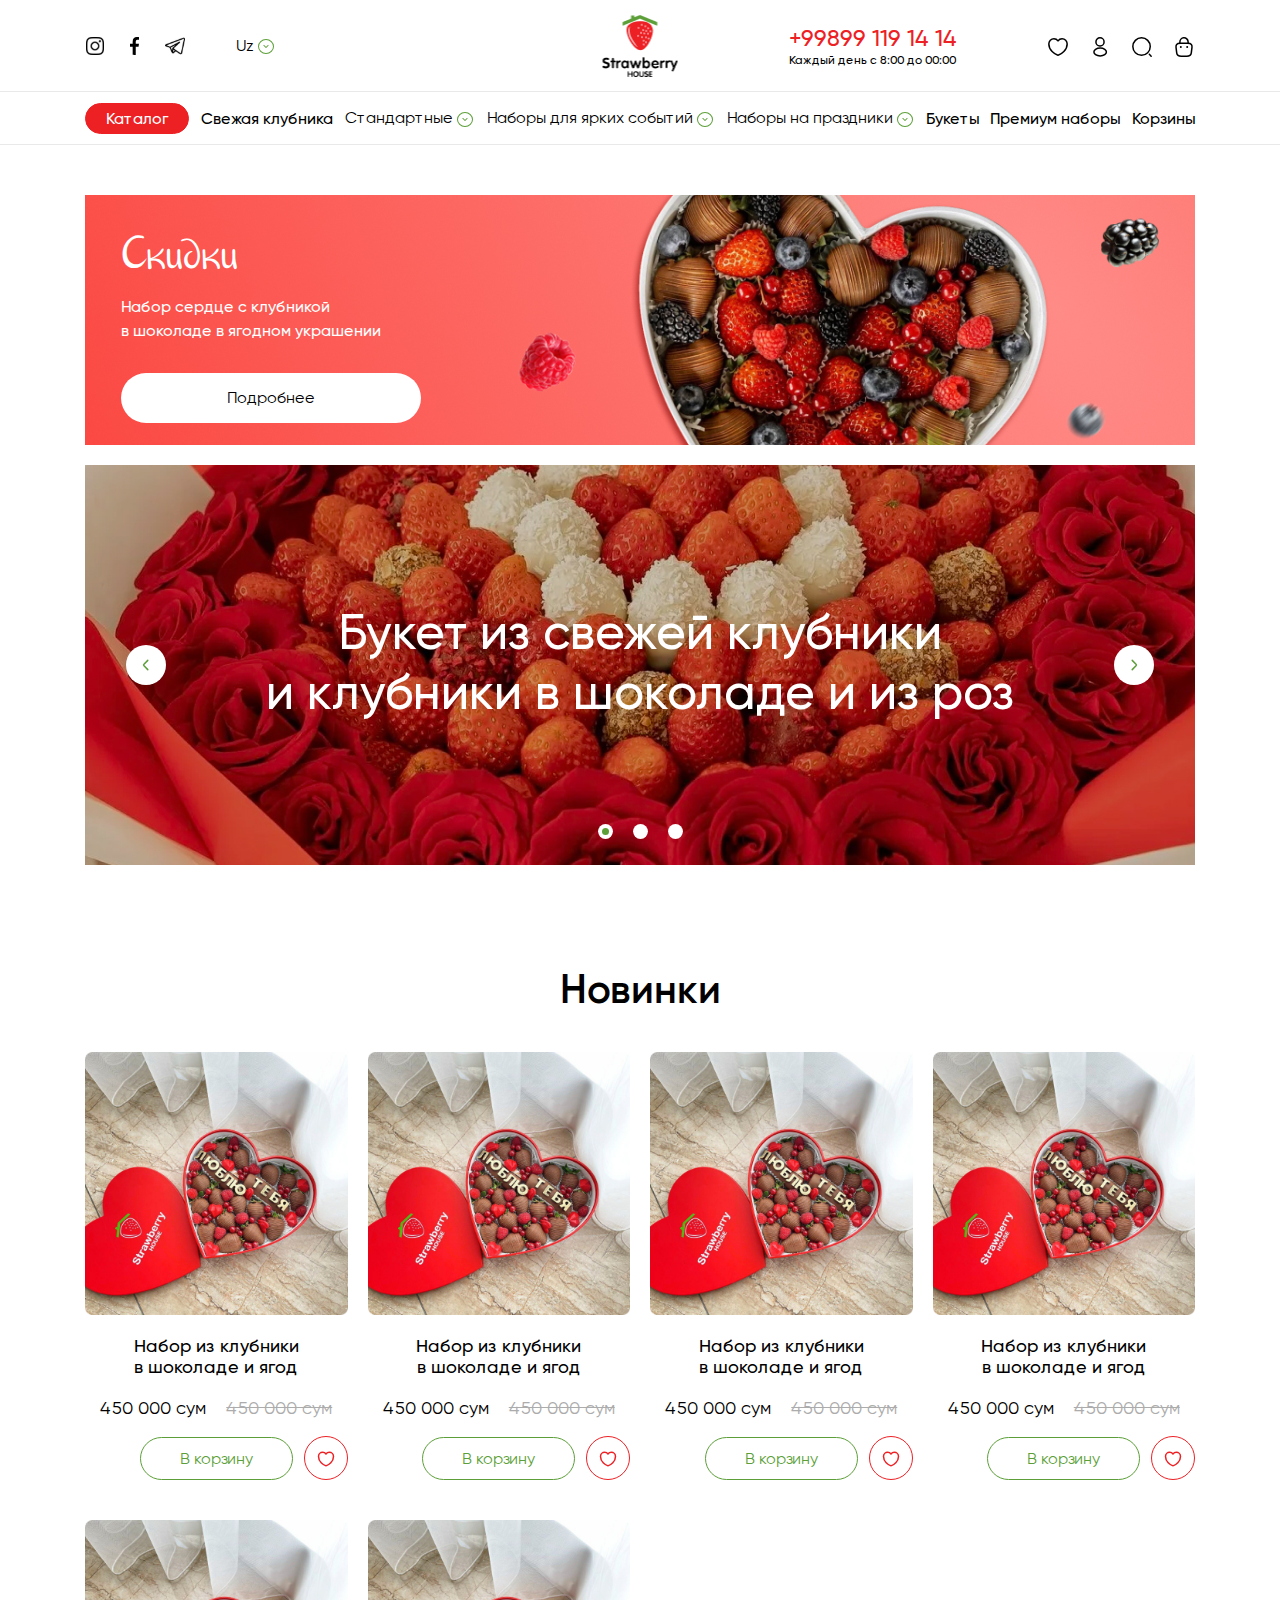
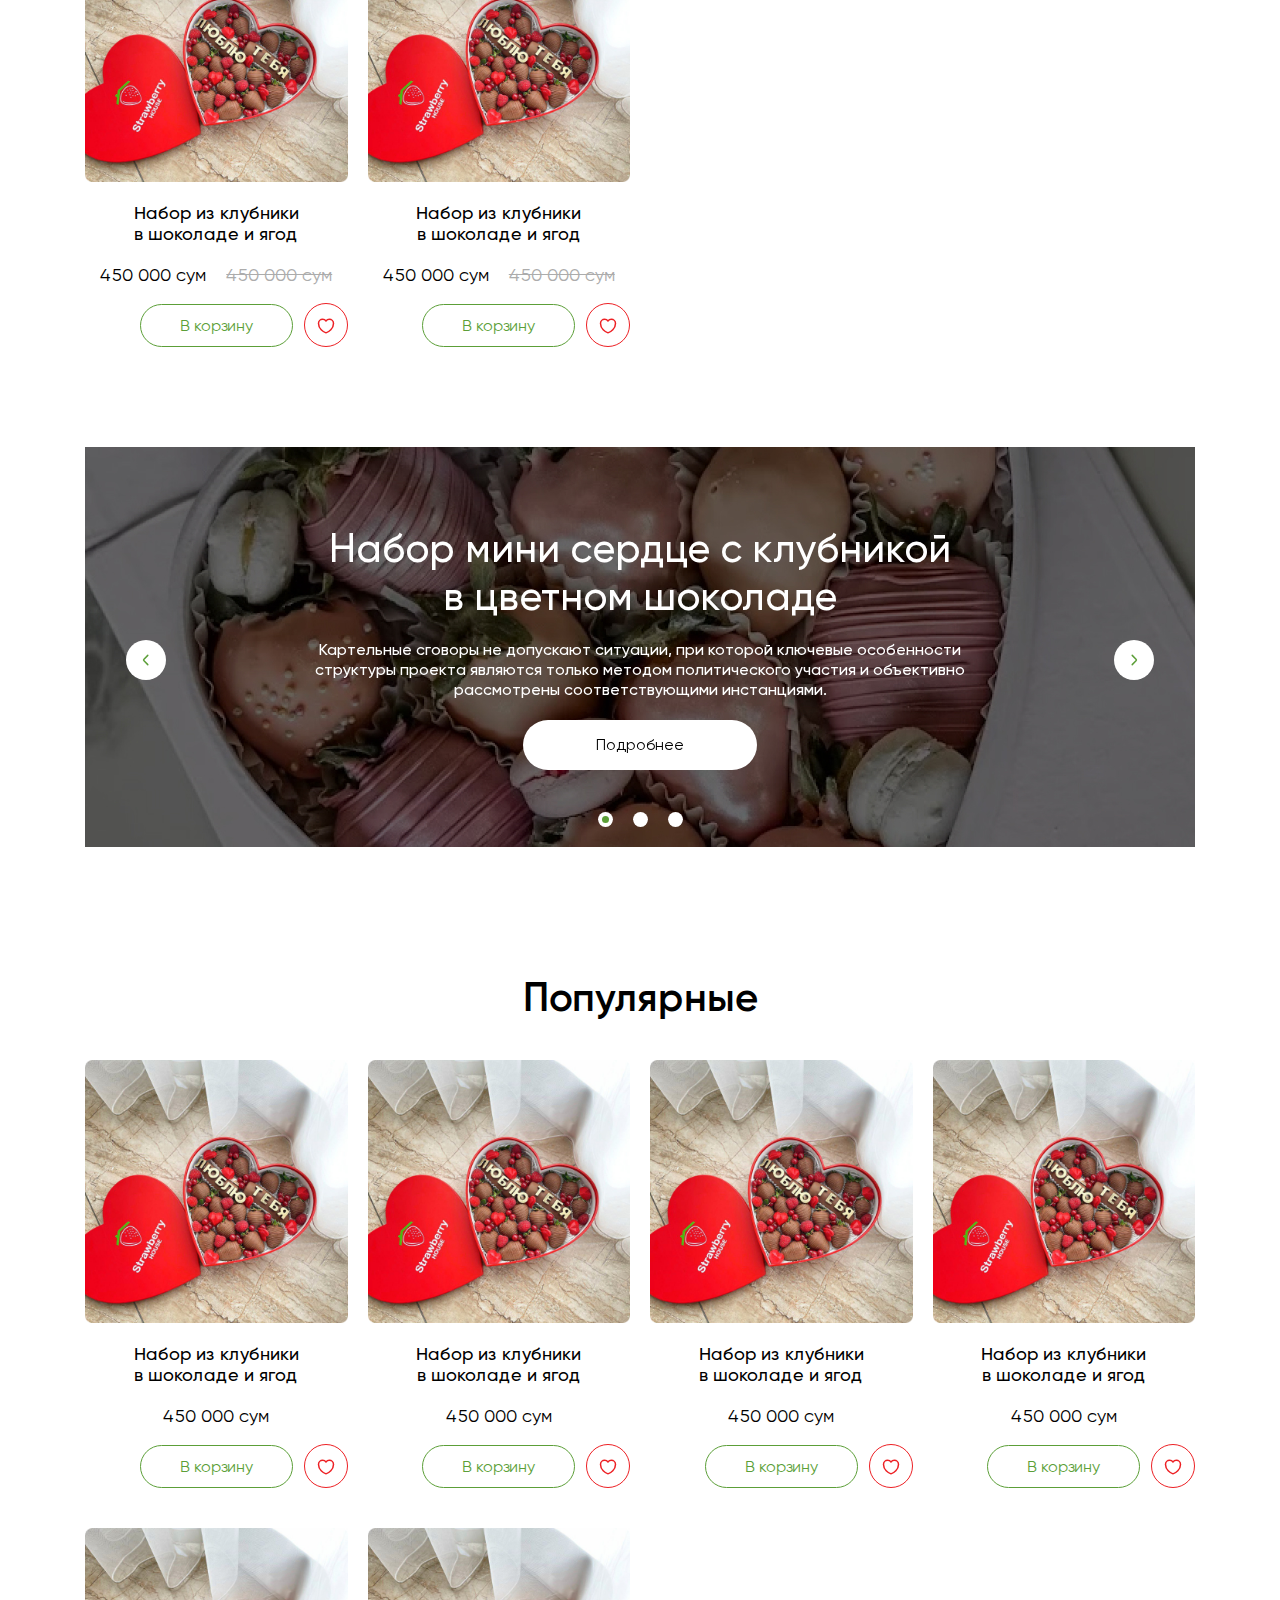
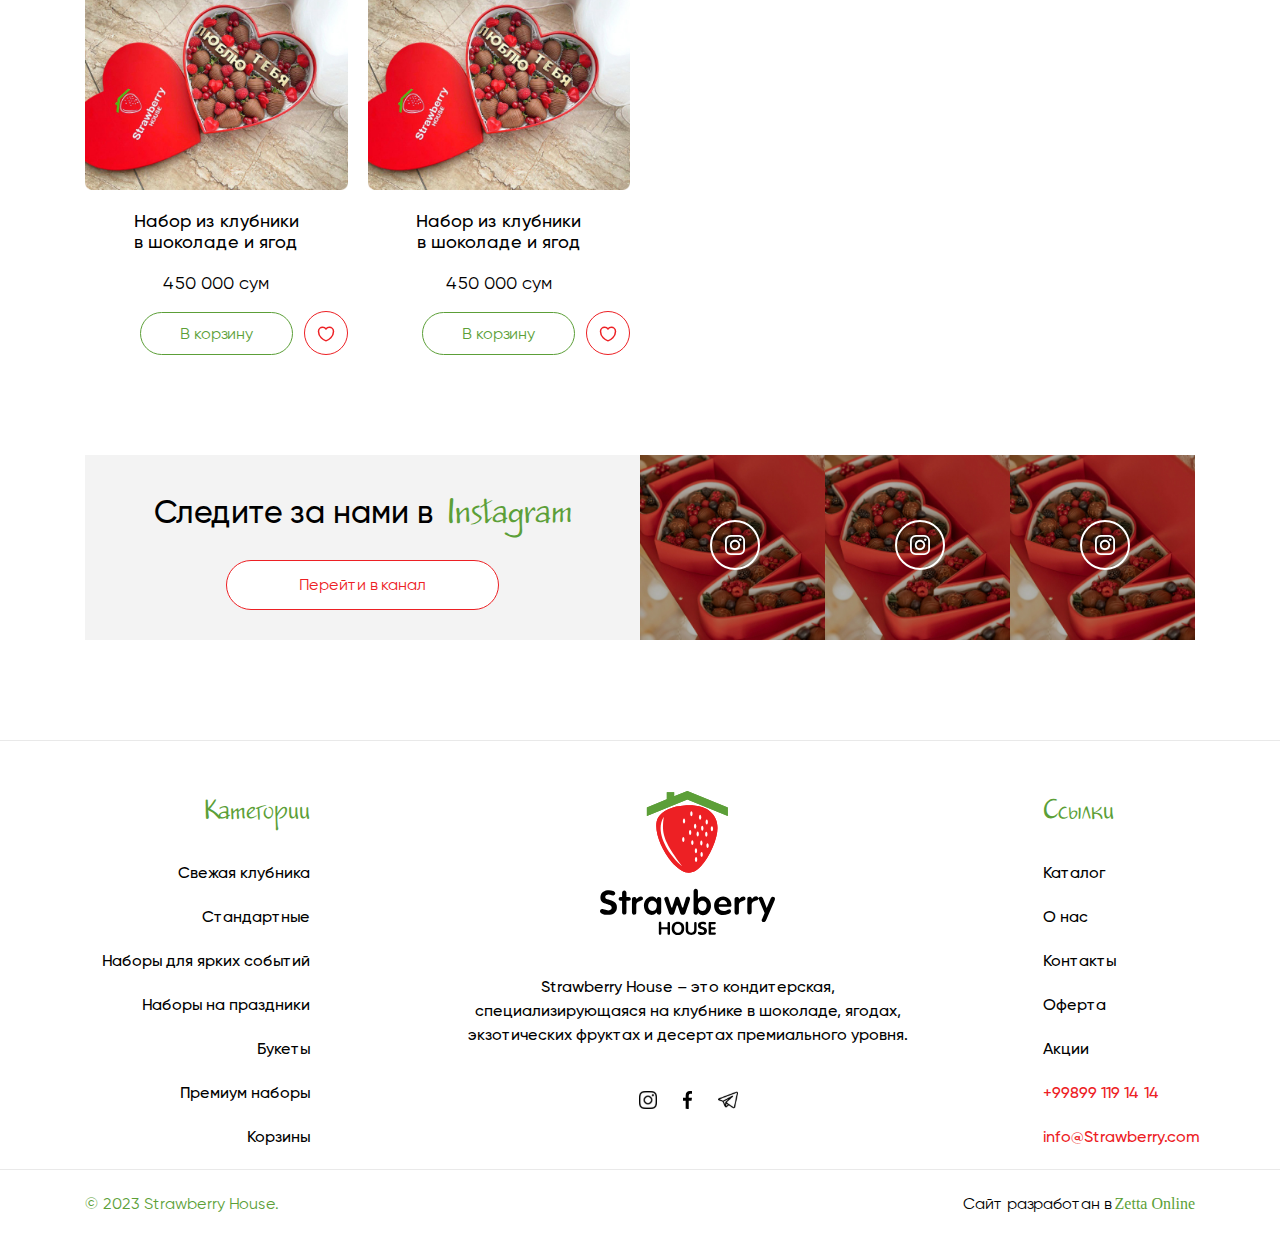
<file: index.html>
<!DOCTYPE html>
<html lang="en">

<head>
    <meta charset="UTF-8">
    <meta http-equiv="X-UA-Compatible" content="IE=edge">
    <meta name="viewport" content="width=device-width, initial-scale=1.0">

    <!-- CSS and FONTS -->
    <link rel="stylesheet" href="css/bootstrap.min.css" media="all">
    <link rel="stylesheet" href="css/slick.min.css" media="all">
    <link rel="stylesheet" href="css/style.css" media="all">
    <link rel="stylesheet" href="css/media.css" media="all">
    <link rel="stylesheet" href="fonts/stylesheet.css">

    <title>Document</title>
</head>

<body>
    <header class="main-header">
        <nav class="navbar navbar-expand-lg">
            <div class="container">
                <div class="collapse navbar-collapse es-navbar-container">
                    <ul class="navbar-nav es-navbar-social">
                        <li class="nav-item">
                            <a class="nav-link" href="#">
                                <img src="img/ic_instagram.svg" alt="instagram icon">
                            </a>
                        </li>
                        <li class="nav-item">
                            <a class="nav-link" href="#">
                                <img src="img/ic_facebook.svg" alt="facebook icon">
                            </a>
                        </li>
                        <li class="nav-item es-tg-item">
                            <a class="nav-link" href="#">
                                <img src="img/ic_telegram.svg" alt="telegram icon">
                            </a>
                        </li>
                        <li class="nav-item dropdown m-0">
                            <button class="nav-link btn dropdown-toggle" href="#" id="navbarDropdown" type="button"
                                data-toggle="dropdown" aria-haspopup="true" aria-expanded="false">
                                Uz
                                <img class="dropdown-icon" src="img/ic_dropdown.jpg" alt="down">
                            </button>
                            <div class="dropdown-menu" aria-labelledby="navbarDropdown">
                                <a class="dropdown-item" href="#">Русский</a>
                                <a class="dropdown-item" href="#">O'zbekcha</a>
                                <a class="dropdown-item  border-0" href="#">English</a>
                            </div>
                        </li>
                    </ul>
                    <div class="navbar-logo">
                        <a href="#">
                            <img src="img/header_logo.jpg" alt="logo">
                        </a>
                    </div>
                    <ul class="navbar-nav es-navbar-contact">
                        <li class="nav-item m-0">
                            <a class="contact-number" href="tel:998991191414">+99899 119 14 14</a>
                            <p class="working-hours">Каждый день с 8:00 до 00:00</p>
                        </li>
                        <li class="nav-item es-heart-item">
                            <a class="nav-link" href="#">
                                <img src="img/ic_heart.svg" alt="heart icon">
                            </a>
                        </li>
                        <li class="nav-item">
                            <a class="nav-link" href="#" data-toggle="modal" data-target="#registrationModal">
                                <img src="img/ic_profile.svg" alt="profile icon">
                            </a>
                        </li>
                        <li class="nav-item">
                            <a class="nav-link" href="#">
                                <img src="img/ic_search.svg" alt="search icon">
                            </a>
                        </li>
                        <li class="nav-item">
                            <a class="nav-link" href="#">
                                <img src="img/ic_bag.svg" alt="bag icon">
                            </a>
                        </li>
                    </ul>
                </div>
                <div class="navbar-wrp-sm">
                    <div class="navbar-nav">
                        <a href="#">
                            <img src="img/ic_logo_sm.svg" alt="logo">
                        </a>
                    </div>
                    <ul class="navbar-nav">
                        <li class="nav-item dropdown">
                            <button class="nav-link btn dropdown-toggle"  type="button" id="dropdownMenuButton" data-toggle="dropdown" aria-haspopup="true" aria-expanded="false">
                                <svg width="20" height="20" viewBox="0 0 20 20" fill="none" xmlns="http://www.w3.org/2000/svg">
                                    <path d="M10.0001 18.3333C14.6025 18.3333 18.3334 14.6024 18.3334 10C18.3334 5.39763 14.6025 1.66667 10.0001 1.66667C5.39771 1.66667 1.66675 5.39763 1.66675 10C1.66675 14.6024 5.39771 18.3333 10.0001 18.3333Z" stroke="black" stroke-linecap="round" stroke-linejoin="round"/>
                                    <path d="M6.66667 2.5H7.5C5.875 7.36667 5.875 12.6333 7.5 17.5H6.66667" stroke="black" stroke-linecap="round" stroke-linejoin="round"/>
                                    <path d="M12.5 2.5C14.125 7.36667 14.125 12.6333 12.5 17.5" stroke="black" stroke-linecap="round" stroke-linejoin="round"/>
                                    <path d="M2.5 13.3333V12.5C7.36667 14.125 12.6333 14.125 17.5 12.5V13.3333" stroke="black" stroke-linecap="round" stroke-linejoin="round"/>
                                    <path d="M2.5 7.5C7.36667 5.875 12.6333 5.875 17.5 7.5" stroke="black" stroke-linecap="round" stroke-linejoin="round"/>
                                </svg>
                            </button>
                            <div class="dropdown-menu" aria-labelledby="dropdownMenuButton">
                                <a class="dropdown-item" href="#">Русский</a>
                                <a class="dropdown-item" href="#">O'zbekcha</a>
                                <a class="dropdown-item" href="#">English</a>
                            </div>
                        </li>
                        <li class="nav-item">
                            <a class="nav-link" href="#">
                                <svg width="20" height="20" viewBox="0 0 20 20" fill="none" xmlns="http://www.w3.org/2000/svg">
                                    <path d="M9.5 17C13.6421 17 17 13.6421 17 9.5C17 5.35786 13.6421 2 9.5 2C5.35786 2 2 5.35786 2 9.5C2 13.6421 5.35786 17 9.5 17Z" stroke="black" stroke-linecap="round" stroke-linejoin="round"/>
                                    <path d="M18 18L16 16" stroke="black" stroke-linecap="round" stroke-linejoin="round"/>
                                </svg>
                            </a>
                        </li>
                        <li class="nav-item">
                            <a class="nav-link" href="#">
                                <svg width="20" height="20" viewBox="0 0 20 20" fill="none" xmlns="http://www.w3.org/2000/svg">
                                    <path d="M10.5163 17.3418C10.2329 17.4418 9.76626 17.4418 9.48293 17.3418C7.06626 16.5168 1.66626 13.0751 1.66626 7.24179C1.66626 4.66679 3.74126 2.58345 6.29959 2.58345C7.81626 2.58345 9.15793 3.31679 9.99959 4.45012C10.8413 3.31679 12.1913 2.58345 13.6996 2.58345C16.2579 2.58345 18.3329 4.66679 18.3329 7.24179C18.3329 13.0751 12.9329 16.5168 10.5163 17.3418Z" stroke="black" stroke-linecap="round" stroke-linejoin="round"/>
                                </svg>
                            </a>
                        </li>
                        <li class="nav-item">
                            <button class="btn nav-link" href="#" data-target="#menuModal" data-toggle="modal">
                                <svg width="36" height="36" viewBox="0 0 36 36" fill="none" xmlns="http://www.w3.org/2000/svg">
                                    <rect width="36" height="36" rx="18" fill="#5C9F38"/>
                                    <path d="M10 15H26" stroke="white" stroke-width="1.5" stroke-linecap="round"/>
                                    <path d="M10 21H26" stroke="white" stroke-width="1.5" stroke-linecap="round"/>
                                </svg>
                            </button>
                        </li>
                    </ul>
                </div>
            </div>
        </nav>
    </header>
    <main>
        <section class="secondary-navbar">
            <nav class="navbar">
                <div class="container">
                    <a class="navbar-brand btn-bg-red" href="#">Каталог</a>
                    <a class="navbar-brand" href="#">Свежая клубника</a>
                    <div class="navbar-brand dropdown">
                        <button class="btn dropdown-toggle" type="button" id="dropdownMenuButton" data-toggle="dropdown"
                            aria-haspopup="true" aria-expanded="false">
                            Стандартные
                            <img class="dropdown-icon" src="img/ic_dropdown.jpg" alt="down">
                        </button>
                        <div class="dropdown-menu" aria-labelledby="dropdownMenuButton">
                            <a class="dropdown-item" href="#">Action</a>
                            <a class="dropdown-item" href="#">Another action</a>
                            <a class="dropdown-item border-0" href="#">Something else here</a>
                        </div>
                    </div>
                    <div class="navbar-brand dropdown">
                        <button class="btn dropdown-toggle" type="button" id="dropdownMenuButton" data-toggle="dropdown"
                            aria-haspopup="true" aria-expanded="false">
                            Наборы для ярких событий
                            <img class="dropdown-icon" src="img/ic_dropdown.jpg" alt="down">
                        </button>
                        <div class="dropdown-menu" aria-labelledby="dropdownMenuButton">
                            <a class="dropdown-item" href="#">Action</a>
                            <a class="dropdown-item" href="#">Another action</a>
                            <a class="dropdown-item border-0" href="#">Something else here</a>
                        </div>
                    </div>
                    <div class="navbar-brand dropdown">
                        <button class="btn dropdown-toggle" type="button" id="dropdownMenuButton" data-toggle="dropdown"
                            aria-haspopup="true" aria-expanded="false">
                            Наборы на праздники
                            <img class="dropdown-icon" src="img/ic_dropdown.jpg" alt="down">
                        </button>
                        <div class="dropdown-menu" aria-labelledby="dropdownMenuButton">
                            <a class="dropdown-item" href="#">Action</a>
                            <a class="dropdown-item" href="#">Another action</a>
                            <a class="dropdown-item border-0" href="#">Something else here</a>
                        </div>
                    </div>
                    <a class="navbar-brand" href="#">Букеты</a>
                    <a class="navbar-brand" href="#">Премиум наборы</a>
                    <a class="navbar-brand" href="#">Корзины</a>
                </div>
            </nav>
        </section>
        <section class="discount-navigation">
            <div class="container">
                <div class="discount-wrp">
                    <div class="discount-content">
                        <h2 class="discount-title">Скидки</h2>
                        <p class="discount-desc">Набор сердце с клубникой в шоколаде в ягодном украшении</p>
                        <a href="#" class="btn btn-green">Подробнее</a>
                    </div>
                    <div class="discount-img">
                        <img class="img-fluid sm-hide" src="img/discount-bg.svg" alt="product">
                        <img class="img-fluid md-hide img-discount-sm" src="img/discount-bg-sm.svg" alt="product">
                    </div>
                </div>
            </div>
        </section>
        <section class="main-carousel section-wrp">
            <div class="container">
                <div id="carouselExampleIndicators" class="carousel slide" data-ride="carousel">
                    <ol class="carousel-indicators">
                        <li data-target="#carouselExampleIndicators" data-slide-to="0" class="active"></li>
                        <li data-target="#carouselExampleIndicators" data-slide-to="1"></li>
                        <li data-target="#carouselExampleIndicators" data-slide-to="2"></li>
                    </ol>
                    <div class="carousel-inner">
                        <div class="carousel-item active es-carousel-item">
                            <img src="img/carousel-bg.jpg" class="d-block w-100 img-fluid" alt="product">
                            <div class="carousel-content">
                                <h1 class="carousel-title">Букет из свежей клубники и клубники в шоколаде и из роз</h1>
                            </div>
                        </div>
                        <div class="carousel-item es-carousel-item">
                            <img src="img/carousel-bg.jpg" class="d-block w-100 img-fluid" alt="product">
                            <div class="carousel-content">
                                <h1 class="carousel-title">Букет из свежей клубники и клубники в шоколаде и из роз</h1>
                            </div>
                        </div>
                        <div class="carousel-item es-carousel-item">
                            <img src="img/carousel-bg.jpg" class="d-block w-100 img-fluid" alt="product">
                            <div class="carousel-content">
                                <h1 class="carousel-title">Букет из свежей клубники и клубники в шоколаде и из роз</h1>
                            </div>
                        </div>
                    </div>
                    <a class="carousel-control-prev sm-hide" href="#carouselExampleIndicators" role="button" data-slide="prev">
                        <span class="carousel-control-prev-icon" aria-hidden="true">
                            <svg width="14" height="14" viewBox="0 0 14 14" fill="none" xmlns="http://www.w3.org/2000/svg">
                                <path d="M5.22082 11.62L9.02416 7.81667C9.47333 7.3675 9.47333 6.63251 9.02416 6.18334L5.22083 2.38" stroke="#5C9F38" stroke-width="1.5" stroke-miterlimit="10" stroke-linecap="round" stroke-linejoin="round"/>
                            </svg>
                        </span>
                        <span class="sr-only">Previous</span>
                    </a>
                    <a class="carousel-control-next sm-hide" href="#carouselExampleIndicators" role="button" data-slide="next">
                        <span class="carousel-control-next-icon" aria-hidden="true">
                            <svg width="14" height="14" viewBox="0 0 14 14" fill="none" xmlns="http://www.w3.org/2000/svg">
                                <path d="M5.22082 11.62L9.02416 7.81667C9.47333 7.3675 9.47333 6.63251 9.02416 6.18334L5.22083 2.38" stroke="#5C9F38" stroke-width="1.5" stroke-miterlimit="10" stroke-linecap="round" stroke-linejoin="round"/>
                            </svg>
                        </span>
                        <span class="sr-only">Next</span>
                    </a>
                </div>
            </div>
        </section>
        <section class="news-section section-wrp">
            <div class="container">
                <h2 class="section-title">Новинки</h2>
                <div class="es-products-list">
                    <div class="es-product-wrapper">
                        <div class="es-product-img">
                            <a href="#">
                                <img class="img-fluid" src="img/product.jpg" alt="product">
                            </a>
                        </div>
                        <div class="es-product-content">
                            <div class="es-product-title">
                                <a href="#">Набор из клубники в шоколаде и ягод с надписью «люблю тебя»</a>
                            </div>
                            <div class="es-prices">
                                <div class="discount-price">450 000 сум</div>
                                <div class="real-price">450 000 сум</div>
                            </div>
                            <button class="btn-cart">В корзину</button>
                        </div>
                        <button class="btn-like">
                            <svg width="18" height="16" viewBox="0 0 18 16" fill="none" xmlns="http://www.w3.org/2000/svg">
                                <path d="M9.465 14.6075C9.21 14.6975 8.79 14.6975 8.535 14.6075C6.36 13.865 1.5 10.7675 1.5 5.51745C1.5 3.19995 3.3675 1.32495 5.67 1.32495C7.035 1.32495 8.2425 1.98495 9 3.00495C9.7575 1.98495 10.9725 1.32495 12.33 1.32495C14.6325 1.32495 16.5 3.19995 16.5 5.51745C16.5 10.7675 11.64 13.865 9.465 14.6075Z" stroke="#ED2024" stroke-width="1.5" stroke-linecap="round" stroke-linejoin="round"/>
                            </svg>                                           
                        </button>
                    </div>
                    <div class="es-product-wrapper">
                        <div class="es-product-img">
                            <a href="#">
                                <img class="img-fluid" src="img/product.jpg" alt="product">
                            </a>
                        </div>
                        <div class="es-product-content">
                            <div class="es-product-title">
                                <a href="#">Набор из клубники в шоколаде и ягод с надписью «люблю тебя»</a>
                            </div>
                            <div class="es-prices">
                                <div class="discount-price">450 000 сум</div>
                                <div class="real-price">450 000 сум</div>
                            </div>
                            <button class="btn-cart">В корзину</button>
                        </div>
                        <button class="btn-like">
                            <svg width="18" height="16" viewBox="0 0 18 16" fill="none" xmlns="http://www.w3.org/2000/svg">
                                <path d="M9.465 14.6075C9.21 14.6975 8.79 14.6975 8.535 14.6075C6.36 13.865 1.5 10.7675 1.5 5.51745C1.5 3.19995 3.3675 1.32495 5.67 1.32495C7.035 1.32495 8.2425 1.98495 9 3.00495C9.7575 1.98495 10.9725 1.32495 12.33 1.32495C14.6325 1.32495 16.5 3.19995 16.5 5.51745C16.5 10.7675 11.64 13.865 9.465 14.6075Z" stroke="#ED2024" stroke-width="1.5" stroke-linecap="round" stroke-linejoin="round"/>
                            </svg>
                        </button>
                    </div>
                    <div class="es-product-wrapper">
                        <div class="es-product-img">
                            <a href="#">
                                <img class="img-fluid" src="img/product.jpg" alt="product">
                            </a>
                        </div>
                        <div class="es-product-content">
                            <div class="es-product-title">
                                <a href="#">Набор из клубники в шоколаде и ягод с надписью «люблю тебя»</a>
                            </div>
                            <div class="es-prices">
                                <div class="discount-price">450 000 сум</div>
                                <div class="real-price">450 000 сум</div>
                            </div>
                            <button class="btn-cart">В корзину</button>
                        </div>
                        <button class="btn-like">
                            <svg width="18" height="16" viewBox="0 0 18 16" fill="none" xmlns="http://www.w3.org/2000/svg">
                                <path d="M9.465 14.6075C9.21 14.6975 8.79 14.6975 8.535 14.6075C6.36 13.865 1.5 10.7675 1.5 5.51745C1.5 3.19995 3.3675 1.32495 5.67 1.32495C7.035 1.32495 8.2425 1.98495 9 3.00495C9.7575 1.98495 10.9725 1.32495 12.33 1.32495C14.6325 1.32495 16.5 3.19995 16.5 5.51745C16.5 10.7675 11.64 13.865 9.465 14.6075Z" stroke="#ED2024" stroke-width="1.5" stroke-linecap="round" stroke-linejoin="round"/>
                            </svg>                                           
                        </button>
                    </div>
                    <div class="es-product-wrapper">
                        <div class="es-product-img">
                            <a href="#">
                                <img class="img-fluid" src="img/product.jpg" alt="product">
                            </a>
                        </div>
                        <div class="es-product-content">
                            <div class="es-product-title">
                                <a href="#">Набор из клубники в шоколаде и ягод с надписью «люблю тебя»</a>
                            </div>
                            <div class="es-prices">
                                <div class="discount-price">450 000 сум</div>
                                <div class="real-price">450 000 сум</div>
                            </div>
                            <button class="btn-cart">В корзину</button>
                        </div>
                        <button class="btn-like">
                            <svg width="18" height="16" viewBox="0 0 18 16" fill="none" xmlns="http://www.w3.org/2000/svg">
                                <path d="M9.465 14.6075C9.21 14.6975 8.79 14.6975 8.535 14.6075C6.36 13.865 1.5 10.7675 1.5 5.51745C1.5 3.19995 3.3675 1.32495 5.67 1.32495C7.035 1.32495 8.2425 1.98495 9 3.00495C9.7575 1.98495 10.9725 1.32495 12.33 1.32495C14.6325 1.32495 16.5 3.19995 16.5 5.51745C16.5 10.7675 11.64 13.865 9.465 14.6075Z" stroke="#ED2024" stroke-width="1.5" stroke-linecap="round" stroke-linejoin="round"/>
                            </svg>                                          
                        </button>
                    </div>
                    <div class="es-product-wrapper m-0">
                        <div class="es-product-img">
                            <a href="#">
                                <img class="img-fluid" src="img/product.jpg" alt="product">
                            </a>
                        </div>
                        <div class="es-product-content">
                            <div class="es-product-title">
                                <a href="#">Набор из клубники в шоколаде и ягод с надписью «люблю тебя»</a>
                            </div>
                            <div class="es-prices">
                                <div class="discount-price">450 000 сум</div>
                                <div class="real-price">450 000 сум</div>
                            </div>
                            <button class="btn-cart">В корзину</button>
                        </div>
                        <button class="btn-like">
                            <svg width="18" height="16" viewBox="0 0 18 16" fill="none" xmlns="http://www.w3.org/2000/svg">
                                <path d="M9.465 14.6075C9.21 14.6975 8.79 14.6975 8.535 14.6075C6.36 13.865 1.5 10.7675 1.5 5.51745C1.5 3.19995 3.3675 1.32495 5.67 1.32495C7.035 1.32495 8.2425 1.98495 9 3.00495C9.7575 1.98495 10.9725 1.32495 12.33 1.32495C14.6325 1.32495 16.5 3.19995 16.5 5.51745C16.5 10.7675 11.64 13.865 9.465 14.6075Z" stroke="#ED2024" stroke-width="1.5" stroke-linecap="round" stroke-linejoin="round"/>
                            </svg>                                          
                        </button>
                    </div>
                    <div class="es-product-wrapper m-0">
                        <div class="es-product-img">
                            <a href="#">
                                <img class="img-fluid" src="img/product.jpg" alt="product">
                            </a>
                        </div>
                        <div class="es-product-content">
                            <div class="es-product-title">
                                <a href="#">Набор из клубники в шоколаде и ягод с надписью «люблю тебя»</a>
                            </div>
                            <div class="es-prices">
                                <div class="discount-price">450 000 сум</div>
                                <div class="real-price">450 000 сум</div>
                            </div>
                            <button class="btn-cart">В корзину</button>
                        </div>
                        <button class="btn-like">
                            <svg width="18" height="16" viewBox="0 0 18 16" fill="none" xmlns="http://www.w3.org/2000/svg">
                                <path d="M9.465 14.6075C9.21 14.6975 8.79 14.6975 8.535 14.6075C6.36 13.865 1.5 10.7675 1.5 5.51745C1.5 3.19995 3.3675 1.32495 5.67 1.32495C7.035 1.32495 8.2425 1.98495 9 3.00495C9.7575 1.98495 10.9725 1.32495 12.33 1.32495C14.6325 1.32495 16.5 3.19995 16.5 5.51745C16.5 10.7675 11.64 13.865 9.465 14.6075Z" stroke="#ED2024" stroke-width="1.5" stroke-linecap="round" stroke-linejoin="round"/>
                            </svg>                                            
                        </button>
                    </div>
                </div>
            </div>
        </section>
        <section class="second-carousel section-wrp">
            <div class="container">
                <div id="carouselSecondIndicators" class="carousel slide" data-ride="carousel">
                    <ol class="carousel-indicators">
                        <li data-target="#carouselSecondIndicators" data-slide-to="0" class="active"></li>
                        <li data-target="#carouselSecondIndicators" data-slide-to="1"></li>
                        <li data-target="#carouselSecondIndicators" data-slide-to="2"></li>
                    </ol>
                    <div class="carousel-inner">
                        <div class="carousel-item active es-carousel-item">
                            <img src="img/bg-dark.jpg" class="d-block w-100 img-fluid" alt="product">
                            <div class="second-carousel-content">
                                <h1 class="second-carousel-title">Набор мини сердце с клубникой в цветном шоколаде</h1>
                                <p class="second-carousel-desc">Картельные сговоры не допускают ситуации, при которой ключевые особенности структуры проекта являются только методом политического участия и объективно рассмотрены соответствующими инстанциями.</p>
                                <a href="#" class="btn btn-green">Подробнее</a>
                            </div>
                        </div>
                        <div class="carousel-item es-carousel-item">
                            <img src="img/bg-dark.jpg" class="d-block w-100 img-fluid" alt="product">
                            <div class="second-carousel-content">
                                <h1 class="second-carousel-title">Набор мини сердце с клубникой в цветном шоколаде</h1>
                                <p class="second-carousel-desc">Картельные сговоры не допускают ситуации, при которой ключевые особенности структуры проекта являются только методом политического участия и объективно рассмотрены соответствующими инстанциями.</p>
                                <a href="#" class="btn btn-green">Подробнее</a>
                            </div>
                        </div>
                        <div class="carousel-item es-carousel-item">
                            <img src="img/bg-dark.jpg" class="d-block w-100 img-fluid" alt="product">
                            <div class="second-carousel-content">
                                <h1 class="second-carousel-title">Набор мини сердце с клубникой в цветном шоколаде</h1>
                                <p class="second-carousel-desc">Картельные сговоры не допускают ситуации, при которой ключевые особенности структуры проекта являются только методом политического участия и объективно рассмотрены соответствующими инстанциями.</p>
                                <a href="#" class="btn btn-green">Подробнее</b>
                            </div>
                        </div>
                    </div>
                    <a class="carousel-control-prev sm-hide" href="#carouselSecondIndicators" role="button" data-slide="prev">
                        <span class="carousel-control-prev-icon" aria-hidden="true">
                            <svg width="14" height="14" viewBox="0 0 14 14" fill="none" xmlns="http://www.w3.org/2000/svg">
                                <path d="M5.22082 11.62L9.02416 7.81667C9.47333 7.3675 9.47333 6.63251 9.02416 6.18334L5.22083 2.38" stroke="#5C9F38" stroke-width="1.5" stroke-miterlimit="10" stroke-linecap="round" stroke-linejoin="round"/>
                            </svg>
                        </span>
                        <span class="sr-only">Previous</span>
                    </a>
                    <a class="carousel-control-next sm-hide" href="#carouselSecondIndicators" role="button" data-slide="next">
                        <span class="carousel-control-next-icon" aria-hidden="true">
                            <svg width="14" height="14" viewBox="0 0 14 14" fill="none" xmlns="http://www.w3.org/2000/svg">
                                <path d="M5.22082 11.62L9.02416 7.81667C9.47333 7.3675 9.47333 6.63251 9.02416 6.18334L5.22083 2.38" stroke="#5C9F38" stroke-width="1.5" stroke-miterlimit="10" stroke-linecap="round" stroke-linejoin="round"/>
                            </svg>
                        </span>
                        <span class="sr-only">Next</span>
                    </a>
                </div>
            </div>
        </section>
        <section class="popular-products section-wrp">
            <div class="container">
                <h2 class="section-title">Популярные</h2>
                <div class="es-products-list">
                    <div class="es-product-wrapper">
                        <div class="es-product-img">
                            <a href="#">
                                <img class="img-fluid" src="img/product.jpg" alt="product">
                            </a>
                        </div>
                        <div class="es-product-content">
                            <div class="es-product-title">
                                <a href="#">Набор из клубники в шоколаде и ягод с надписью «люблю тебя»</a>
                            </div>
                            <div class="es-prices">
                                <div class="discount-price">450 000 сум</div>
                            </div>
                            <button class="btn-cart">В корзину</button>
                        </div>
                        <button class="btn-like">
                            <svg width="18" height="16" viewBox="0 0 18 16" fill="none" xmlns="http://www.w3.org/2000/svg">
                                <path d="M9.465 14.6075C9.21 14.6975 8.79 14.6975 8.535 14.6075C6.36 13.865 1.5 10.7675 1.5 5.51745C1.5 3.19995 3.3675 1.32495 5.67 1.32495C7.035 1.32495 8.2425 1.98495 9 3.00495C9.7575 1.98495 10.9725 1.32495 12.33 1.32495C14.6325 1.32495 16.5 3.19995 16.5 5.51745C16.5 10.7675 11.64 13.865 9.465 14.6075Z" stroke="#ED2024" stroke-width="1.5" stroke-linecap="round" stroke-linejoin="round"/>
                            </svg>                                          
                        </button>
                    </div>
                    <div class="es-product-wrapper">
                        <div class="es-product-img">
                            <a href="#">
                                <img class="img-fluid" src="img/product.jpg" alt="product">
                            </a>
                        </div>
                        <div class="es-product-content">
                            <div class="es-product-title">
                                <a href="#">Набор из клубники в шоколаде и ягод с надписью «люблю тебя»</a>
                            </div>
                            <div class="es-prices">
                                <div class="discount-price">450 000 сум</div>
                            </div>
                            <button class="btn-cart">В корзину</button>
                        </div>
                        <button class="btn-like">
                            <svg width="18" height="16" viewBox="0 0 18 16" fill="none" xmlns="http://www.w3.org/2000/svg">
                                <path d="M9.465 14.6075C9.21 14.6975 8.79 14.6975 8.535 14.6075C6.36 13.865 1.5 10.7675 1.5 5.51745C1.5 3.19995 3.3675 1.32495 5.67 1.32495C7.035 1.32495 8.2425 1.98495 9 3.00495C9.7575 1.98495 10.9725 1.32495 12.33 1.32495C14.6325 1.32495 16.5 3.19995 16.5 5.51745C16.5 10.7675 11.64 13.865 9.465 14.6075Z" stroke="#ED2024" stroke-width="1.5" stroke-linecap="round" stroke-linejoin="round"/>
                            </svg>                                            
                        </button>
                    </div>
                    <div class="es-product-wrapper">
                        <div class="es-product-img">
                            <a href="#">
                                <img class="img-fluid" src="img/product.jpg" alt="product">
                            </a>
                        </div>
                        <div class="es-product-content">
                            <div class="es-product-title">
                                <a href="#">Набор из клубники в шоколаде и ягод с надписью «люблю тебя»</a>
                            </div>
                            <div class="es-prices">
                                <div class="discount-price">450 000 сум</div>
                            </div>
                            <button class="btn-cart">В корзину</button>
                        </div>
                        <button class="btn-like">
                            <svg width="18" height="16" viewBox="0 0 18 16" fill="none" xmlns="http://www.w3.org/2000/svg">
                                <path d="M9.465 14.6075C9.21 14.6975 8.79 14.6975 8.535 14.6075C6.36 13.865 1.5 10.7675 1.5 5.51745C1.5 3.19995 3.3675 1.32495 5.67 1.32495C7.035 1.32495 8.2425 1.98495 9 3.00495C9.7575 1.98495 10.9725 1.32495 12.33 1.32495C14.6325 1.32495 16.5 3.19995 16.5 5.51745C16.5 10.7675 11.64 13.865 9.465 14.6075Z" stroke="#ED2024" stroke-width="1.5" stroke-linecap="round" stroke-linejoin="round"/>
                            </svg>                                           
                        </button>
                    </div>
                    <div class="es-product-wrapper">
                        <div class="es-product-img">
                            <a href="#">
                                <img class="img-fluid" src="img/product.jpg" alt="product">
                            </a>
                        </div>
                        <div class="es-product-content">
                            <div class="es-product-title">
                                <a href="#">Набор из клубники в шоколаде и ягод с надписью «люблю тебя»</a>
                            </div>
                            <div class="es-prices">
                                <div class="discount-price">450 000 сум</div>
                            </div>
                            <button class="btn-cart">В корзину</button>
                        </div>
                        <button class="btn-like">
                            <svg width="18" height="16" viewBox="0 0 18 16" fill="none" xmlns="http://www.w3.org/2000/svg">
                                <path d="M9.465 14.6075C9.21 14.6975 8.79 14.6975 8.535 14.6075C6.36 13.865 1.5 10.7675 1.5 5.51745C1.5 3.19995 3.3675 1.32495 5.67 1.32495C7.035 1.32495 8.2425 1.98495 9 3.00495C9.7575 1.98495 10.9725 1.32495 12.33 1.32495C14.6325 1.32495 16.5 3.19995 16.5 5.51745C16.5 10.7675 11.64 13.865 9.465 14.6075Z" stroke="#ED2024" stroke-width="1.5" stroke-linecap="round" stroke-linejoin="round"/>
                            </svg>                                         
                        </button>
                    </div>
                    <div class="es-product-wrapper m-0">
                        <div class="es-product-img">
                            <a href="#">
                                <img class="img-fluid" src="img/product.jpg" alt="product">
                            </a>
                        </div>
                        <div class="es-product-content">
                            <div class="es-product-title">
                                <a href="#">Набор из клубники в шоколаде и ягод с надписью «люблю тебя»</a>
                            </div>
                            <div class="es-prices">
                                <div class="discount-price">450 000 сум</div>
                            </div>
                            <button class="btn-cart">В корзину</button>
                        </div>
                        <button class="btn-like">
                            <svg width="18" height="16" viewBox="0 0 18 16" fill="none" xmlns="http://www.w3.org/2000/svg">
                                <path d="M9.465 14.6075C9.21 14.6975 8.79 14.6975 8.535 14.6075C6.36 13.865 1.5 10.7675 1.5 5.51745C1.5 3.19995 3.3675 1.32495 5.67 1.32495C7.035 1.32495 8.2425 1.98495 9 3.00495C9.7575 1.98495 10.9725 1.32495 12.33 1.32495C14.6325 1.32495 16.5 3.19995 16.5 5.51745C16.5 10.7675 11.64 13.865 9.465 14.6075Z" stroke="#ED2024" stroke-width="1.5" stroke-linecap="round" stroke-linejoin="round"/>
                            </svg>                                          
                        </button>
                    </div>
                    <div class="es-product-wrapper m-0">
                        <div class="es-product-img">
                            <a href="#">
                                <img class="img-fluid" src="img/product.jpg" alt="product">
                            </a>
                        </div>
                        <div class="es-product-content">
                            <div class="es-product-title">
                                <a href="#">Набор из клубники в шоколаде и ягод с надписью «люблю тебя»</a>
                            </div>
                            <div class="es-prices">
                                <div class="discount-price">450 000 сум</div>
                            </div>
                            <button class="btn-cart">В корзину</button>
                        </div>
                        <button class="btn-like">
                            <svg width="18" height="16" viewBox="0 0 18 16" fill="none" xmlns="http://www.w3.org/2000/svg">
                                <path d="M9.465 14.6075C9.21 14.6975 8.79 14.6975 8.535 14.6075C6.36 13.865 1.5 10.7675 1.5 5.51745C1.5 3.19995 3.3675 1.32495 5.67 1.32495C7.035 1.32495 8.2425 1.98495 9 3.00495C9.7575 1.98495 10.9725 1.32495 12.33 1.32495C14.6325 1.32495 16.5 3.19995 16.5 5.51745C16.5 10.7675 11.64 13.865 9.465 14.6075Z" stroke="#ED2024" stroke-width="1.5" stroke-linecap="round" stroke-linejoin="round"/>
                            </svg>                                           
                        </button>
                    </div>
                </div>
            </div>
        </section>
        <section class="instagram-section section-wrp">
            <div class="container">
                <div class="instagram-sec-container">
                        <div class="instagram-sec-inner-con instagram-sec-content">
                            <h4 class="sub-section-title">Следите за нами в <span> Instagram</span></h4>
                            <button class="btn-red">Перейти в канал</button>
                        </div>
                        <div class="instagram-sec-inner-con">
                            <div class="instagram-images-wrp">
                                <div class="instagram-image">
                                    <a href="#">
                                        <img class="img-fluid" src="img/instagram_1.jpg" alt="product">
                                        <img class="instagram-icon" src="img/ic_instagram_border.svg" alt="instagram">
                                    </a>
                                </div>
                                <div class="instagram-image">
                                    <a href="#">
                                        <img class="img-fluid" src="img/instagram_1.jpg" alt="product">
                                        <img class="instagram-icon" src="img/ic_instagram_border.svg" alt="instagram">
                                    </a>
                                </div>
                                <div class="instagram-image">
                                    <a href="#">
                                        <img class="img-fluid" src="img/instagram_1.jpg" alt="product">
                                        <img class="instagram-icon" src="img/ic_instagram_border.svg" alt="instagram">
                                    </a>
                                </div>
                            </div>
                        </div>
                </div>
            </div>
        </section>
    </main>
    <footer class="main-footer">
        <div class="container">
            <div class="row">
                <div class="col-md-7 md-hide">
                    <div class="footer-center-wrp">
                        <div class="footer-logo-wrp">
                            <a href="#">
                                <img class="footer-logo" src="img/footer_logo.svg" alt="logo">
                            </a>
                        </div>
                        <p class="about-company">Strawberry House – это кондитерская, специализирующаяся на клубнике в шоколаде, ягодах, экзотических фруктах и десертах премиального уровня.</p>
                        <div class="footer-socials-wrp">
                            <div class="footer-social">
                                <a href="#">
                                    <img src="img/ic_instagram.svg" alt="instagram icon">
                                </a>
                            </div>
                            <div class="footer-social">
                                <a href="#">
                                    <img src="img/ic_facebook.svg" alt="facebook icon">
                                </a>
                            </div>
                            <div class="footer-social m-0">
                                <a href="#">
                                    <img src="img/ic_telegram.svg" alt="telegram icon">
                                </a>
                            </div>
                        </div>
                    </div>
                </div>
                <div class="col-md-3">
                    <div class="footer-left-wrp">
                        <h4 class="footer-nav">Категории</h4>
                        <ul class="footer-links">
                            <li class="footer-link">
                                <a href="#">Свежая клубника</a>
                            </li>
                            <li class="footer-link">
                                <a href="#">Стандартные</a>
                            </li>
                            <li class="footer-link">
                                <a href="#">Наборы для ярких событий</a>
                            </li>
                            <li class="footer-link">
                                <a href="#">Наборы на праздники</a>
                            </li>
                            <li class="footer-link">
                                <a href="#">Букеты</a>
                            </li>
                            <li class="footer-link">
                                <a href="#">Премиум наборы</a>
                            </li>
                            <li class="footer-link">
                                <a href="#">Корзины</a>
                            </li>
                        </ul>
                    </div>
                </div>
                <div class="col-md-7 sm-hide">
                    <div class="footer-center-wrp">
                        <div class="footer-logo-wrp">
                            <img src="img/footer_logo.svg" alt="logo">
                        </div>
                        <p class="about-company">Strawberry House – это кондитерская, специализирующаяся на клубнике в шоколаде, ягодах, экзотических фруктах и десертах премиального уровня.</p>
                        <div class="footer-socials-wrp">
                            <div class="footer-social">
                                <a href="#">
                                    <img src="img/ic_instagram.svg" alt="instagram icon">
                                </a>
                            </div>
                            <div class="footer-social">
                                <a href="#">
                                    <img src="img/ic_facebook.svg" alt="facebook icon">
                                </a>
                            </div>
                            <div class="footer-social m-0">
                                <a href="#">
                                    <img src="img/ic_telegram.svg" alt="telegram icon">
                                </a>
                            </div>
                        </div>
                    </div>
                </div>
                <div class="col-md-2">
                    <div class="footer-right-wrp">
                        <h4 class="footer-nav">Ссылки</h4>
                        <ul class="footer-links">
                            <li class="footer-link">
                                <a href="#">Каталог</a>
                            </li>
                            <li class="footer-link">
                                <a href="#">О нас</a>
                            </li>
                            <li class="footer-link">
                                <a href="#">Контакты</a>
                            </li>
                            <li class="footer-link">
                                <a href="#">Оферта</a>
                            </li>
                            <li class="footer-link">
                                <a href="#">Акции</a>
                            </li>
                            <li class="footer-contact">
                                <a href="tel:998991191414">+99899 119 14 14</a>
                            </li>
                            <li class="footer-contact m-0">
                                <a href="#">info@Strawberry.com</a>
                            </li>
                        </ul>
                    </div>
                </div>
            </div>
        </div>
        <div class="es-footer-bottom">
            <div class="container">
                <div class="es-footer-bottom-content">
                    <div class="es-footer-copyright">© 2023 Strawberry House.</div>
                    <div class="es-footer-developer">Сайт разработан в <a href="#">Zetta Online</a></div>
                </div>
            </div>
        </div>
    </footer>
    <a href="#top" id="back-top">
        <img alt="To Top" src="/img/ic_top.svg"/>
    </a>

    <!-- Mobile Tabs -->
    <div class="mobile-nav d-lg-none">
        <ul class="nav">
            <li class="nav-item">
                <a class="nav-link active" href="/ru">
                    <img src="/img/ic_main_active.svg" />
                    <span class="menu-title">Главная</span>
                </a>
            </li>
            <li class="nav-item">
                <a class="nav-link" href="/ru/menu">
                    <img src="/img/ic_menu_mini.svg" />
                    <span class="menu-title">Меню</span>
                </a>
            </li>
            <li class="nav-item">
                <a class="nav-link" href="/ru/cart">
                    <img src="/img/ic_cart_mini.svg" />
                    <span class="menu-title">Корзина</span>
                </a>
            </li>
            <li class="nav-item">
                <a class="nav-link" data-target="#authModal" data-toggle="modal" href="#">
                    <img src="/img/ic_profile_mini.svg" />
                    <span class="menu-title">Профиль</span>
                </a>
            </li>
        </ul>
    </div>

    <!-- Menu Modal -->
    <div class="modal fade d-lg-none" id="menuModal" tabindex="-1" aria-labelledby="menuModalLabel" aria-hidden="true">
        <div class="modal-dialog-scrollable">
            <div class="modal-content">
                <div class="modal-header es-menu-modal-header">
                    <div class="navbar-wrp-sm">
                        <div class="navbar-nav">
                            <a href="#">
                                <img src="img/ic_logo_sm.svg" alt="logo">
                            </a>
                        </div>
                        <ul class="navbar-nav">
                            <li class="nav-item dropdown">
                                <button class="nav-link btn dropdown-toggle"  type="button" id="dropdownMenuButton" data-toggle="dropdown" aria-haspopup="true" aria-expanded="false">
                                    <svg width="20" height="20" viewBox="0 0 20 20" fill="none" xmlns="http://www.w3.org/2000/svg">
                                        <path d="M10.0001 18.3333C14.6025 18.3333 18.3334 14.6024 18.3334 10C18.3334 5.39763 14.6025 1.66667 10.0001 1.66667C5.39771 1.66667 1.66675 5.39763 1.66675 10C1.66675 14.6024 5.39771 18.3333 10.0001 18.3333Z" stroke="black" stroke-linecap="round" stroke-linejoin="round"/>
                                        <path d="M6.66667 2.5H7.5C5.875 7.36667 5.875 12.6333 7.5 17.5H6.66667" stroke="black" stroke-linecap="round" stroke-linejoin="round"/>
                                        <path d="M12.5 2.5C14.125 7.36667 14.125 12.6333 12.5 17.5" stroke="black" stroke-linecap="round" stroke-linejoin="round"/>
                                        <path d="M2.5 13.3333V12.5C7.36667 14.125 12.6333 14.125 17.5 12.5V13.3333" stroke="black" stroke-linecap="round" stroke-linejoin="round"/>
                                        <path d="M2.5 7.5C7.36667 5.875 12.6333 5.875 17.5 7.5" stroke="black" stroke-linecap="round" stroke-linejoin="round"/>
                                    </svg>
                                </button>
                                <div class="dropdown-menu" aria-labelledby="dropdownMenuButton">
                                    <a class="dropdown-item" href="#">Русский</a>
                                <a class="dropdown-item" href="#">O'zbekcha</a>
                                <a class="dropdown-item" href="#">English</a>
                                </div>
                            </li>
                            <li class="nav-item">
                                <a class="nav-link" href="#">
                                    <svg width="20" height="20" viewBox="0 0 20 20" fill="none" xmlns="http://www.w3.org/2000/svg">
                                        <path d="M9.5 17C13.6421 17 17 13.6421 17 9.5C17 5.35786 13.6421 2 9.5 2C5.35786 2 2 5.35786 2 9.5C2 13.6421 5.35786 17 9.5 17Z" stroke="black" stroke-linecap="round" stroke-linejoin="round"/>
                                        <path d="M18 18L16 16" stroke="black" stroke-linecap="round" stroke-linejoin="round"/>
                                    </svg>
                                </a>
                            </li>
                            <li class="nav-item">
                                <a class="nav-link" href="#">
                                    <svg width="20" height="20" viewBox="0 0 20 20" fill="none" xmlns="http://www.w3.org/2000/svg">
                                        <path d="M10.5163 17.3418C10.2329 17.4418 9.76626 17.4418 9.48293 17.3418C7.06626 16.5168 1.66626 13.0751 1.66626 7.24179C1.66626 4.66679 3.74126 2.58345 6.29959 2.58345C7.81626 2.58345 9.15793 3.31679 9.99959 4.45012C10.8413 3.31679 12.1913 2.58345 13.6996 2.58345C16.2579 2.58345 18.3329 4.66679 18.3329 7.24179C18.3329 13.0751 12.9329 16.5168 10.5163 17.3418Z" stroke="black" stroke-linecap="round" stroke-linejoin="round"/>
                                    </svg>
                                </a>
                            </li>
                            <li class="nav-item">
                                <button type="button" class="btn p-0 btn-close"  data-dismiss="modal" aria-label="Close">
                                    <svg width="36" height="36" viewBox="0 0 36 36" fill="none" xmlns="http://www.w3.org/2000/svg">
                                        <rect width="36" height="36" rx="18" fill="#5C9F38"/>
                                        <path d="M11.7979 25C11.5937 25 11.3896 24.9219 11.2333 24.7672C10.9222 24.4562 10.9222 23.9506 11.2333 23.6396L23.6391 11.2348C23.9501 10.9238 24.4557 10.9238 24.7667 11.2348C25.0778 11.5458 25.0778 12.0514 24.7667 12.3624L12.3609 24.7672C12.2062 24.9219 12.0021 25 11.7979 25Z" fill="white"/>
                                        <path d="M24.2037 25C23.9995 25 23.7954 24.9219 23.6391 24.7672L11.2333 12.3608C10.9222 12.0498 10.9222 11.5442 11.2333 11.2332C11.5443 10.9223 12.0499 10.9223 12.3609 11.2332L24.7667 23.638C25.0778 23.949 25.0778 24.4546 24.7667 24.7656C24.612 24.9219 24.4079 25 24.2037 25Z" fill="white"/>
                                    </svg>
                                </button>
                            </li>
                        </ul>
                    </div>
                </div>
                <div class="modal-body es-menu-modal-body">
                    <div class="dropdowns-sm-wrapper">
                        <div class="btn-group dropright es-dropdown-wrp">
                            <button type="button" class="btn es-btn-dropdown dropdown-toggle red-color" data-toggle="dropdown"
                                aria-expanded="false">
                                Каталог
                                <img class="dropdown-arrow" src="img/ic_arrow_menu.svg" alt="arrow">
                            </button>
                            <div class="dropdown-menu"></div>
                        </div>
                        <div class="btn-group dropright es-dropdown-wrp">
                            <button type="button" class="btn es-btn-dropdown dropdown-toggle" data-toggle="dropdown"
                                aria-expanded="false">
                                Свежая клубника
                                <img class="dropdown-arrow" src="img/ic_arrow_menu.svg" alt="arrow">
                            </button>
                            <div class="dropdown-menu"></div>
                        </div>
                        <div class="btn-group dropright es-dropdown-wrp">
                            <button type="button" class="btn es-btn-dropdown dropdown-toggle" data-toggle="dropdown"
                                aria-expanded="false">
                                Стандартные
                                <img class="dropdown-arrow" src="img/ic_arrow_menu.svg" alt="arrow">
                            </button>
                            <div class="dropdown-menu"></div>
                        </div>
                        <div class="btn-group dropright es-dropdown-wrp">
                            <button type="button" class="btn es-btn-dropdown dropdown-toggle" data-toggle="dropdown"
                                aria-expanded="false">
                                Наборы для ярких событий
                                <img class="dropdown-arrow" src="img/ic_arrow_menu.svg" alt="arrow">
                            </button>
                            <div class="dropdown-menu"></div>
                        </div>
                        <div class="btn-group dropright es-dropdown-wrp">
                            <button type="button" class="btn es-btn-dropdown dropdown-toggle" data-toggle="dropdown"
                                aria-expanded="false">
                                Наборы на праздники
                                <img class="dropdown-arrow" src="img/ic_arrow_menu.svg" alt="arrow">
                            </button>
                            <div class="dropdown-menu"></div>
                        </div>
                        <div class="btn-group dropright es-dropdown-wrp">
                            <button type="button" class="btn es-btn-dropdown dropdown-toggle" data-toggle="dropdown"
                                aria-expanded="false">
                                Букеты
                                <img class="dropdown-arrow" src="img/ic_arrow_menu.svg" alt="arrow">
                            </button>
                            <div class="dropdown-menu"></div>
                        </div>
                        <div class="btn-group dropright es-dropdown-wrp">
                            <button type="button" class="btn es-btn-dropdown dropdown-toggle" data-toggle="dropdown"
                                aria-expanded="false">
                                Премиум наборы
                                <img class="dropdown-arrow" src="img/ic_arrow_menu.svg" alt="arrow">
                            </button>
                            <div class="dropdown-menu"></div>
                        </div>
                        <div class="btn-group dropright es-dropdown-wrp border-0">
                            <button type="button" class="btn es-btn-dropdown dropdown-toggle" data-toggle="dropdown"
                                aria-expanded="false">
                                Корзины
                                <img class="dropdown-arrow" src="img/ic_arrow_menu.svg" alt="arrow">
                            </button>
                            <div class="dropdown-menu"></div>
                        </div>
                    </div>
                    <ul class="footer-links">
                        <li class="footer-link">
                            <a href="#">Каталог</a>
                        </li>
                        <li class="footer-link">
                            <a href="#">О нас</a>
                        </li>
                        <li class="footer-link">
                            <a href="#">Контакты</a>
                        </li>
                        <li class="footer-link">
                            <a href="#">Оферта</a>
                        </li>
                        <li class="footer-link">
                            <a href="#">Акции</a>
                        </li>
                        <li class="footer-contact-menu">
                            <a href="tel:998991191414">+99899 119 14 14</a>
                            <p class="working-hours">Каждый день с 8:00 до 00:00</p>
                        </li>
                        <div class="footer-socials-wrp">
                            <div class="footer-social">
                                <a href="#">
                                    <img src="img/ic_instagram.svg" alt="instagram icon">
                                </a>
                            </div>
                            <div class="footer-social">
                                <a href="#">
                                    <img src="img/ic_facebook.svg" alt="facebook icon">
                                </a>
                            </div>
                            <div class="footer-social m-0">
                                <a href="#">
                                    <img src="img/ic_telegram.svg" alt="telegram icon">
                                </a>
                            </div>
                        </div>
                    </ul>
                </div>
            </div>
        </div>
    </div>

    <!-- Registration Modal -->
    <div class="modal fade" id="registrationModal" tabindex="-1" aria-labelledby="registrationModalLabel" aria-hidden="true">
        <div class="modal-dialog modal-dialog-centered">
            <div class="modal-content">
                <div class="modal-header">
                    <button class="btn btn-close-modal" class="close" data-dismiss="modal" aria-label="Close">
                        <svg width="24" height="24" viewBox="0 0 24 24" fill="none" xmlns="http://www.w3.org/2000/svg">
                            <path d="M12 22C17.5 22 22 17.5 22 12C22 6.5 17.5 2 12 2C6.5 2 2 6.5 2 12C2 17.5 6.5 22 12 22Z" stroke="#ED2024" stroke-width="1.5" stroke-linecap="round" stroke-linejoin="round"/>
                            <path d="M9.17004 14.8299L14.83 9.16992" stroke="#ED2024" stroke-width="1.5" stroke-linecap="round" stroke-linejoin="round"/>
                            <path d="M14.83 14.8299L9.17004 9.16992" stroke="#ED2024" stroke-width="1.5" stroke-linecap="round" stroke-linejoin="round"/>
                        </svg>
                    </button>
                </div>
                <div class="modal-body">
                    <div class="text-center">
                        <img class="img-fluid modal-logo" src="img/header_logo.jpg" alt="logo">
                    </div>
                    <div class="gender-wrp">
                        <label class="control-label es-control-label">Выберите пол</label>
                        <input type="hidden" name="OrderForm[gender]" value="">
                        <div id="orderform-gender" class="d-flex" role="radiogroup">
                            <label class="radio-label es-radio-label"><input type="radio" name="OrderForm[gender]" value="male">Мужской</label>
                            <label class="radio-label"><input type="radio" name="OrderForm[gender]" value="female">Женский</label>
                        </div>
                    </div>
                    <div class="es-form-modal-wrp">
                        <div class="form-group es-form-group">
                            <input type="text" class="form-control es-form-control" id="InputNameModal"
                                placeholder="* Ваше имя">
                        </div>
                        <div class="form-group es-form-group">
                            <input type="text" onfocus="(this.type='date')" class="form-control es-form-control" id="InputDateModal"
                                placeholder="* Дата рождения">
                        </div>
                        <div class="form-group es-form-group">
                            <input type="text" class="form-control es-form-control" name="OrderForm[phone]"
                                id="InputPhoneNumberModal" data-plugin="phone-mask" placeholder="+99890 990 90 90">
                        </div>
                        <div class="form-group es-form-group">
                            <input type="password" class="form-control es-form-control" id="InputCodeModal"
                                placeholder="* Введите код">
                        </div>
                    </div>
                    <button class="btn btn-width btn-bg-green" href="#">Далее</button>
                </div>
            </div>
        </div>
    </div>

    <script src="js/jquery.min.js"></script>
    <script src="js/poper.min.js"></script>
    <script src="js/bootstrap.min.js" async></script>
    <script src="js/slick.min.js"></script>
    <script src="js/jquery.inputmask.bundle.js"></script>
    <script src="js/sweet.alert.min.js"></script>
    <script src="js/app.js?v=1.0.4"></script>
</body>

</html>
</file>
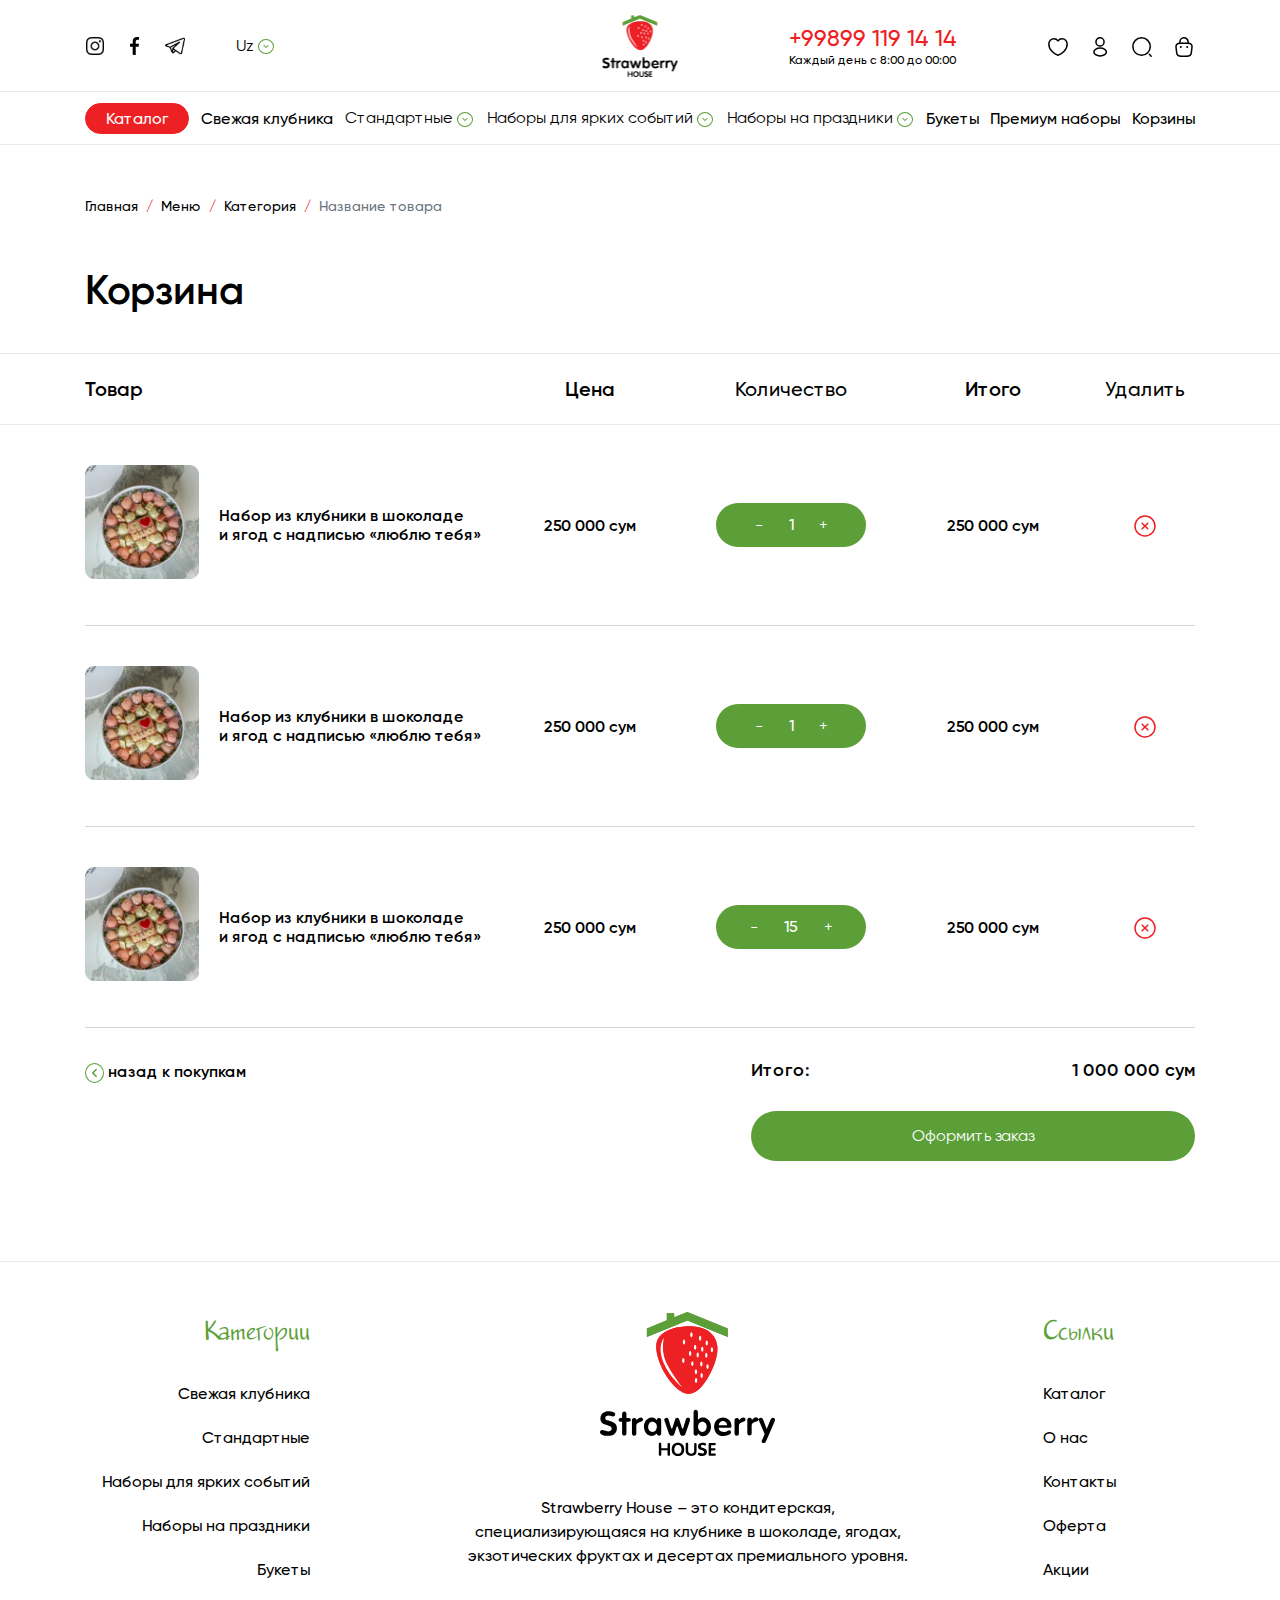
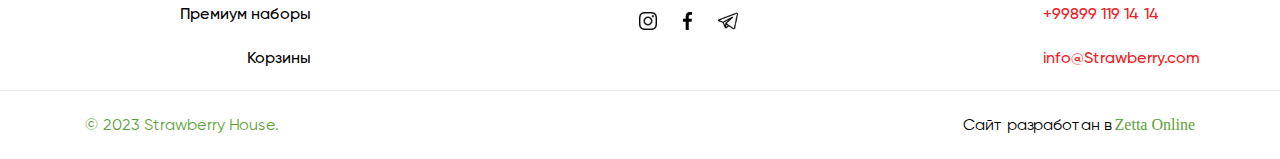
<file: cart.html>
<!DOCTYPE html>
<html lang="en">
<head>
    <meta charset="UTF-8">
    <meta http-equiv="X-UA-Compatible" content="IE=edge">
    <meta name="viewport" content="width=device-width, initial-scale=1.0">

    <!-- CSS and FONTS -->
    <link rel="stylesheet" href="css/bootstrap.min.css" media="all">
    <link rel="stylesheet" href="css/slick.min.css" media="all">
    <link rel="stylesheet" href="css/style.css" media="all">
    <link rel="stylesheet" href="css/media.css" media="all">
    <link rel="stylesheet" href="fonts/stylesheet.css">

    <title>Document</title>
</head>
<body>
    <header class="main-header">
        <nav class="navbar navbar-expand-lg">
            <div class="container">
                <div class="collapse navbar-collapse es-navbar-container">
                    <ul class="navbar-nav es-navbar-social">
                        <li class="nav-item">
                            <a class="nav-link" href="#">
                                <img src="img/ic_instagram.svg" alt="instagram icon">
                            </a>
                        </li>
                        <li class="nav-item">
                            <a class="nav-link" href="#">
                                <img src="img/ic_facebook.svg" alt="facebook icon">
                            </a>
                        </li>
                        <li class="nav-item es-tg-item">
                            <a class="nav-link" href="#">
                                <img src="img/ic_telegram.svg" alt="telegram icon">
                            </a>
                        </li>
                        <li class="nav-item dropdown m-0">
                            <button class="nav-link btn dropdown-toggle" href="#" id="navbarDropdown" type="button"
                                data-toggle="dropdown" aria-haspopup="true" aria-expanded="false">
                                Uz
                                <img class="dropdown-icon" src="img/ic_dropdown.jpg" alt="down">
                            </button>
                            <div class="dropdown-menu" aria-labelledby="navbarDropdown">
                                <a class="dropdown-item" href="#">Русский</a>
                                <a class="dropdown-item" href="#">O'zbekcha</a>
                                <a class="dropdown-item  border-0" href="#">English</a>
                            </div>
                        </li>
                    </ul>
                    <div class="navbar-logo">
                        <a href="#">
                            <img src="img/header_logo.jpg" alt="logo">
                        </a>
                    </div>
                    <ul class="navbar-nav es-navbar-contact">
                        <li class="nav-item m-0">
                            <a class="contact-number" href="tel:998991191414">+99899 119 14 14</a>
                            <p class="working-hours">Каждый день с 8:00 до 00:00</p>
                        </li>
                        <li class="nav-item es-heart-item">
                            <a class="nav-link" href="#">
                                <img src="img/ic_heart.svg" alt="heart icon">
                            </a>
                        </li>
                        <li class="nav-item">
                            <a class="nav-link" href="#" data-toggle="modal" data-target="#registrationModal">
                                <img src="img/ic_profile.svg" alt="profile icon">
                            </a>
                        </li>
                        <li class="nav-item">
                            <a class="nav-link" href="#">
                                <img src="img/ic_search.svg" alt="search icon">
                            </a>
                        </li>
                        <li class="nav-item">
                            <a class="nav-link" href="#">
                                <img src="img/ic_bag.svg" alt="bag icon">
                            </a>
                        </li>
                    </ul>
                </div>
                <div class="navbar-wrp-sm">
                    <div class="navbar-nav">
                        <a href="#">
                            <img src="img/ic_logo_sm.svg" alt="logo">
                        </a>
                    </div>
                    <ul class="navbar-nav">
                        <li class="nav-item dropdown">
                            <button class="nav-link btn dropdown-toggle"  type="button" id="dropdownMenuButton" data-toggle="dropdown" aria-haspopup="true" aria-expanded="false">
                                <svg width="20" height="20" viewBox="0 0 20 20" fill="none" xmlns="http://www.w3.org/2000/svg">
                                    <path d="M10.0001 18.3333C14.6025 18.3333 18.3334 14.6024 18.3334 10C18.3334 5.39763 14.6025 1.66667 10.0001 1.66667C5.39771 1.66667 1.66675 5.39763 1.66675 10C1.66675 14.6024 5.39771 18.3333 10.0001 18.3333Z" stroke="black" stroke-linecap="round" stroke-linejoin="round"/>
                                    <path d="M6.66667 2.5H7.5C5.875 7.36667 5.875 12.6333 7.5 17.5H6.66667" stroke="black" stroke-linecap="round" stroke-linejoin="round"/>
                                    <path d="M12.5 2.5C14.125 7.36667 14.125 12.6333 12.5 17.5" stroke="black" stroke-linecap="round" stroke-linejoin="round"/>
                                    <path d="M2.5 13.3333V12.5C7.36667 14.125 12.6333 14.125 17.5 12.5V13.3333" stroke="black" stroke-linecap="round" stroke-linejoin="round"/>
                                    <path d="M2.5 7.5C7.36667 5.875 12.6333 5.875 17.5 7.5" stroke="black" stroke-linecap="round" stroke-linejoin="round"/>
                                </svg>
                            </button>
                            <div class="dropdown-menu" aria-labelledby="dropdownMenuButton">
                                <a class="dropdown-item" href="#">Русский</a>
                                <a class="dropdown-item" href="#">O'zbekcha</a>
                                <a class="dropdown-item" href="#">English</a>
                            </div>
                        </li>
                        <li class="nav-item">
                            <a class="nav-link" href="#">
                                <svg width="20" height="20" viewBox="0 0 20 20" fill="none" xmlns="http://www.w3.org/2000/svg">
                                    <path d="M9.5 17C13.6421 17 17 13.6421 17 9.5C17 5.35786 13.6421 2 9.5 2C5.35786 2 2 5.35786 2 9.5C2 13.6421 5.35786 17 9.5 17Z" stroke="black" stroke-linecap="round" stroke-linejoin="round"/>
                                    <path d="M18 18L16 16" stroke="black" stroke-linecap="round" stroke-linejoin="round"/>
                                </svg>
                            </a>
                        </li>
                        <li class="nav-item">
                            <a class="nav-link" href="#">
                                <svg width="20" height="20" viewBox="0 0 20 20" fill="none" xmlns="http://www.w3.org/2000/svg">
                                    <path d="M10.5163 17.3418C10.2329 17.4418 9.76626 17.4418 9.48293 17.3418C7.06626 16.5168 1.66626 13.0751 1.66626 7.24179C1.66626 4.66679 3.74126 2.58345 6.29959 2.58345C7.81626 2.58345 9.15793 3.31679 9.99959 4.45012C10.8413 3.31679 12.1913 2.58345 13.6996 2.58345C16.2579 2.58345 18.3329 4.66679 18.3329 7.24179C18.3329 13.0751 12.9329 16.5168 10.5163 17.3418Z" stroke="black" stroke-linecap="round" stroke-linejoin="round"/>
                                </svg>
                            </a>
                        </li>
                        <li class="nav-item">
                            <button class="btn nav-link" href="#" data-target="#menuModal" data-toggle="modal">
                                <svg width="36" height="36" viewBox="0 0 36 36" fill="none" xmlns="http://www.w3.org/2000/svg">
                                    <rect width="36" height="36" rx="18" fill="#5C9F38"/>
                                    <path d="M10 15H26" stroke="white" stroke-width="1.5" stroke-linecap="round"/>
                                    <path d="M10 21H26" stroke="white" stroke-width="1.5" stroke-linecap="round"/>
                                </svg>
                            </button>
                        </li>
                    </ul>
                </div>
            </div>
        </nav>
    </header>
    <main>
        <section class="secondary-navbar">
            <nav class="navbar">
                <div class="container">
                    <a class="navbar-brand btn-bg-red" href="#">Каталог</a>
                    <a class="navbar-brand" href="#">Свежая клубника</a>
                    <div class="navbar-brand dropdown">
                        <button class="btn dropdown-toggle" type="button" id="dropdownMenuButton" data-toggle="dropdown"
                            aria-haspopup="true" aria-expanded="false">
                            Стандартные
                            <img class="dropdown-icon" src="img/ic_dropdown.jpg" alt="down">
                        </button>
                        <div class="dropdown-menu" aria-labelledby="dropdownMenuButton">
                            <a class="dropdown-item" href="#">Action</a>
                            <a class="dropdown-item" href="#">Another action</a>
                            <a class="dropdown-item border-0" href="#">Something else here</a>
                        </div>
                    </div>
                    <div class="navbar-brand dropdown">
                        <button class="btn dropdown-toggle" type="button" id="dropdownMenuButton" data-toggle="dropdown"
                            aria-haspopup="true" aria-expanded="false">
                            Наборы для ярких событий
                            <img class="dropdown-icon" src="img/ic_dropdown.jpg" alt="down">
                        </button>
                        <div class="dropdown-menu" aria-labelledby="dropdownMenuButton">
                            <a class="dropdown-item" href="#">Action</a>
                            <a class="dropdown-item" href="#">Another action</a>
                            <a class="dropdown-item border-0" href="#">Something else here</a>
                        </div>
                    </div>
                    <div class="navbar-brand dropdown">
                        <button class="btn dropdown-toggle" type="button" id="dropdownMenuButton" data-toggle="dropdown"
                            aria-haspopup="true" aria-expanded="false">
                            Наборы на праздники
                            <img class="dropdown-icon" src="img/ic_dropdown.jpg" alt="down">
                        </button>
                        <div class="dropdown-menu" aria-labelledby="dropdownMenuButton">
                            <a class="dropdown-item" href="#">Action</a>
                            <a class="dropdown-item" href="#">Another action</a>
                            <a class="dropdown-item border-0" href="#">Something else here</a>
                        </div>
                    </div>
                    <a class="navbar-brand" href="#">Букеты</a>
                    <a class="navbar-brand" href="#">Премиум наборы</a>
                    <a class="navbar-brand" href="#">Корзины</a>
                </div>
            </nav>
        </section>
        <div class="container">
            <ol class="breadcrumb es-breadcrumb">
                <li class="breadcrumb-item"><a href="#">Главная</a></li>
                <li class="breadcrumb-item"><a href="#">Меню</a></li>
                <li class="breadcrumb-item"><a href="#">Категория</a></li>
                <li class="breadcrumb-item active" aria-current="page">Название товара</li>
            </ol>
            <h2 class="section-title text-left">Корзина</h2>
        </div>
        <section class="cart-section section-wrp">
            <div class="es-cart-header sm-hide">
                <div class="container">
                    <div class="es-ch-block">
                        <div class="es-ch-product">Товар</div>
                        <div class="es-ch-price">Цена</div>
                        <div class="es-ch-quantity">Количество</div>
                        <div class="es-ch-total">Итого</div>
                        <div class="es-ch-action">Удалить</div>
                    </div>
                </div>
            </div>
            <div class="container">
                <div id="cart-content">
                    <div class="es-ch-block es-cart-item es-border-t">
                        <div class="es-ch-product">
                            <div class="es-ch-img">
                                <img src="img/cart_1.jpg" class="lazy img-fluid"/>
                            </div>
                            <div class="es-ch-detail">
                                <div class="es-ch-title">Набор из клубники в шоколаде и ягод с надписью «люблю тебя»</div>
                            </div>
                        </div>
                        <div class="es-ch-price">250 000 сум</div>
                        <div class="es-ch-quantity">
                            <div class="es-product-controls btn-bg-green">
                                <button class="btn btn-counter btn-minus" data-action="minus-quantity">-</button>
                                <span class="es-product-quantity">1</span>
                                <button class="btn btn-counter btn-minus" data-action="plus-quantity">+</button>
                            </div>
                        </div>
                        <div class="es-ch-total">250 000 сум</div>
                        <div class="es-ch-action">
                            <button class="btn btn-icon" type="button" data-action="remove-item">
                                <svg width="24" height="24" viewBox="0 0 24 24" fill="none" xmlns="http://www.w3.org/2000/svg">
                                    <path d="M12 22C17.5 22 22 17.5 22 12C22 6.5 17.5 2 12 2C6.5 2 2 6.5 2 12C2 17.5 6.5 22 12 22Z" stroke="#ED2024" stroke-width="1.5" stroke-linecap="round" stroke-linejoin="round"/>
                                    <path d="M9.17004 14.8299L14.83 9.16992" stroke="#ED2024" stroke-width="1.5" stroke-linecap="round" stroke-linejoin="round"/>
                                    <path d="M14.83 14.8299L9.17004 9.16992" stroke="#ED2024" stroke-width="1.5" stroke-linecap="round" stroke-linejoin="round"/>
                                </svg>
                            </button>
                        </div>
                    </div>
                    <div class="es-ch-block es-cart-item">
                        <div class="es-ch-product">
                            <div class="es-ch-img">
                                <img src="img/cart_1.jpg" class="lazy img-fluid"/>
                            </div>
                            <div class="es-ch-detail">
                                <div class="es-ch-title">Набор из клубники в шоколаде и ягод с надписью «люблю тебя»</div>
                            </div>
                        </div>
                        <div class="es-ch-price">250 000 сум</div>
                        <div class="es-ch-quantity">
                            <div class="es-product-controls btn-bg-green">
                                <button class="btn btn-counter btn-minus" data-action="minus-quantity">-</button>
                                <span class="es-product-quantity">1</span>
                                <button class="btn btn-counter btn-minus" data-action="plus-quantity">+</button>
                            </div>
                        </div>
                        <div class="es-ch-total">250 000 сум</div>
                        <div class="es-ch-action">
                            <button class="btn btn-icon" type="button" data-action="remove-item">
                                <svg width="24" height="24" viewBox="0 0 24 24" fill="none" xmlns="http://www.w3.org/2000/svg">
                                    <path d="M12 22C17.5 22 22 17.5 22 12C22 6.5 17.5 2 12 2C6.5 2 2 6.5 2 12C2 17.5 6.5 22 12 22Z" stroke="#ED2024" stroke-width="1.5" stroke-linecap="round" stroke-linejoin="round"/>
                                    <path d="M9.17004 14.8299L14.83 9.16992" stroke="#ED2024" stroke-width="1.5" stroke-linecap="round" stroke-linejoin="round"/>
                                    <path d="M14.83 14.8299L9.17004 9.16992" stroke="#ED2024" stroke-width="1.5" stroke-linecap="round" stroke-linejoin="round"/>
                                </svg>
                            </button>
                        </div>
                    </div>
                    <div class="es-ch-block es-cart-item">
                        <div class="es-ch-product">
                            <div class="es-ch-img">
                                <img src="img/cart_1.jpg" class="lazy img-fluid"/>
                            </div>
                            <div class="es-ch-detail">
                                <div class="es-ch-title">Набор из клубники в шоколаде и ягод с надписью «люблю тебя»</div>
                            </div>
                        </div>
                        <div class="es-ch-price">250 000 сум</div>
                        <div class="es-ch-quantity">
                            <div class="es-product-controls btn-bg-green">
                                <button class="btn btn-counter btn-minus" data-action="minus-quantity">-</button>
                                <span class="es-product-quantity">15</span>
                                <button class="btn btn-counter btn-minus" data-action="plus-quantity">+</button>
                            </div>
                        </div>
                        <div class="es-ch-total">250 000 сум</div>
                        <div class="es-ch-action">
                            <button class="btn btn-icon" type="button" data-action="remove-item">
                                <svg width="24" height="24" viewBox="0 0 24 24" fill="none" xmlns="http://www.w3.org/2000/svg">
                                    <path d="M12 22C17.5 22 22 17.5 22 12C22 6.5 17.5 2 12 2C6.5 2 2 6.5 2 12C2 17.5 6.5 22 12 22Z" stroke="#ED2024" stroke-width="1.5" stroke-linecap="round" stroke-linejoin="round"/>
                                    <path d="M9.17004 14.8299L14.83 9.16992" stroke="#ED2024" stroke-width="1.5" stroke-linecap="round" stroke-linejoin="round"/>
                                    <path d="M14.83 14.8299L9.17004 9.16992" stroke="#ED2024" stroke-width="1.5" stroke-linecap="round" stroke-linejoin="round"/>
                                </svg>
                            </button>
                        </div>
                    </div>
                    <div class="es-cart-footer">
                        <div class="es-cf-left sm-hide">
                            <a href="/ru/menu" class="es-back-link">
                                <img src="/img/ic_back.svg"/> назад к покупкам
                            </a>
                        </div>
                        <div class="es-cf-right">
                            <div class="es-cart-total">
                                <div class="es-ct-label">Итого:</div>
                                <div class="es-ct-value">1 000 000 сум</div>
                            </div>
                            <a class="btn btn-bg-green w-100" href="#" data-target="#authModal" data-toggle="modal">Оформить заказ</a> 
                            <div class="text-center">
                                <a href="/ru/menu" class="es-back-link md-hide">
                                    <img src="/img/ic_back.svg"/> назад к покупкам
                                </a> 
                            </div>        
                        </div>
                    </div>
                </div>
            </div>
        </section>
    </main>
    <footer class="main-footer">
        <div class="container">
            <div class="row">
                <div class="col-md-7 md-hide">
                    <div class="footer-center-wrp">
                        <div class="footer-logo-wrp">
                            <a href="#">
                                <img class="footer-logo" src="img/footer_logo.svg" alt="logo">
                            </a>
                        </div>
                        <p class="about-company">Strawberry House – это кондитерская, специализирующаяся на клубнике в шоколаде, ягодах, экзотических фруктах и десертах премиального уровня.</p>
                        <div class="footer-socials-wrp">
                            <div class="footer-social">
                                <a href="#">
                                    <img src="img/ic_instagram.svg" alt="instagram icon">
                                </a>
                            </div>
                            <div class="footer-social">
                                <a href="#">
                                    <img src="img/ic_facebook.svg" alt="facebook icon">
                                </a>
                            </div>
                            <div class="footer-social m-0">
                                <a href="#">
                                    <img src="img/ic_telegram.svg" alt="telegram icon">
                                </a>
                            </div>
                        </div>
                    </div>
                </div>
                <div class="col-md-3">
                    <div class="footer-left-wrp">
                        <h4 class="footer-nav">Категории</h4>
                        <ul class="footer-links">
                            <li class="footer-link">
                                <a href="#">Свежая клубника</a>
                            </li>
                            <li class="footer-link">
                                <a href="#">Стандартные</a>
                            </li>
                            <li class="footer-link">
                                <a href="#">Наборы для ярких событий</a>
                            </li>
                            <li class="footer-link">
                                <a href="#">Наборы на праздники</a>
                            </li>
                            <li class="footer-link">
                                <a href="#">Букеты</a>
                            </li>
                            <li class="footer-link">
                                <a href="#">Премиум наборы</a>
                            </li>
                            <li class="footer-link">
                                <a href="#">Корзины</a>
                            </li>
                        </ul>
                    </div>
                </div>
                <div class="col-md-7 sm-hide">
                    <div class="footer-center-wrp">
                        <div class="footer-logo-wrp">
                            <a href="#">
                                <img src="img/footer_logo.svg" alt="logo">
                            </a>
                        </div>
                        <p class="about-company">Strawberry House – это кондитерская, специализирующаяся на клубнике в шоколаде, ягодах, экзотических фруктах и десертах премиального уровня.</p>
                        <div class="footer-socials-wrp">
                            <div class="footer-social">
                                <a href="#">
                                    <img src="img/ic_instagram.svg" alt="instagram icon">
                                </a>
                            </div>
                            <div class="footer-social">
                                <a href="#">
                                    <img src="img/ic_facebook.svg" alt="facebook icon">
                                </a>
                            </div>
                            <div class="footer-social m-0">
                                <a href="#">
                                    <img src="img/ic_telegram.svg" alt="telegram icon">
                                </a>
                            </div>
                        </div>
                    </div>
                </div>
                <div class="col-md-2">
                    <div class="footer-right-wrp">
                        <h4 class="footer-nav">Ссылки</h4>
                        <ul class="footer-links">
                            <li class="footer-link">
                                <a href="#">Каталог</a>
                            </li>
                            <li class="footer-link">
                                <a href="#">О нас</a>
                            </li>
                            <li class="footer-link">
                                <a href="#">Контакты</a>
                            </li>
                            <li class="footer-link">
                                <a href="#">Оферта</a>
                            </li>
                            <li class="footer-link">
                                <a href="#">Акции</a>
                            </li>
                            <li class="footer-contact">
                                <a href="tel:998991191414">+99899 119 14 14</a>
                            </li>
                            <li class="footer-contact m-0">
                                <a href="#">info@Strawberry.com</a>
                            </li>
                        </ul>
                    </div>
                </div>
            </div>
        </div>
        <div class="es-footer-bottom">
            <div class="container">
                <div class="es-footer-bottom-content">
                    <div class="es-footer-copyright">© 2023 Strawberry House.</div>
                    <div class="es-footer-developer">Сайт разработан в <a href="#">Zetta Online</a></div>
                </div>
            </div>
        </div>
    </footer>
    <a href="#top" id="back-top">
        <img alt="To Top" src="/img/ic_top.svg"/>
    </a>

    <!-- Mobile Tabs -->
    <div class="mobile-nav d-lg-none">
        <ul class="nav">
            <li class="nav-item">
                <a class="nav-link active" href="/ru">
                    <img src="/img/ic_main_active.svg" />
                    <span class="menu-title">Главная</span>
                </a>
            </li>
            <li class="nav-item">
                <a class="nav-link" href="/ru/menu">
                    <img src="/img/ic_menu_mini.svg" />
                    <span class="menu-title">Меню</span>
                </a>
            </li>
            <li class="nav-item">
                <a class="nav-link" href="/ru/cart">
                    <img src="/img/ic_cart_mini.svg" />
                    <span class="menu-title">Корзина</span>
                </a>
            </li>
            <li class="nav-item">
                <a class="nav-link" data-target="#authModal" data-toggle="modal" href="#">
                    <img src="/img/ic_profile_mini.svg" />
                    <span class="menu-title">Профиль</span>
                </a>
            </li>
        </ul>
    </div>

    <!-- Menu Modal -->
    <div class="modal fade d-lg-none" id="menuModal" tabindex="-1" aria-labelledby="menuModalLabel" aria-hidden="true">
        <div class="modal-dialog-scrollable">
            <div class="modal-content">
                <div class="modal-header es-menu-modal-header">
                    <div class="navbar-wrp-sm">
                        <div class="navbar-nav">
                            <a href="#">
                                <img src="img/ic_logo_sm.svg" alt="logo">
                            </a>
                        </div>
                        <ul class="navbar-nav">
                            <li class="nav-item dropdown">
                                <button class="nav-link btn dropdown-toggle"  type="button" id="dropdownMenuButton" data-toggle="dropdown" aria-haspopup="true" aria-expanded="false">
                                    <svg width="20" height="20" viewBox="0 0 20 20" fill="none" xmlns="http://www.w3.org/2000/svg">
                                        <path d="M10.0001 18.3333C14.6025 18.3333 18.3334 14.6024 18.3334 10C18.3334 5.39763 14.6025 1.66667 10.0001 1.66667C5.39771 1.66667 1.66675 5.39763 1.66675 10C1.66675 14.6024 5.39771 18.3333 10.0001 18.3333Z" stroke="black" stroke-linecap="round" stroke-linejoin="round"/>
                                        <path d="M6.66667 2.5H7.5C5.875 7.36667 5.875 12.6333 7.5 17.5H6.66667" stroke="black" stroke-linecap="round" stroke-linejoin="round"/>
                                        <path d="M12.5 2.5C14.125 7.36667 14.125 12.6333 12.5 17.5" stroke="black" stroke-linecap="round" stroke-linejoin="round"/>
                                        <path d="M2.5 13.3333V12.5C7.36667 14.125 12.6333 14.125 17.5 12.5V13.3333" stroke="black" stroke-linecap="round" stroke-linejoin="round"/>
                                        <path d="M2.5 7.5C7.36667 5.875 12.6333 5.875 17.5 7.5" stroke="black" stroke-linecap="round" stroke-linejoin="round"/>
                                    </svg>
                                </button>
                                <div class="dropdown-menu" aria-labelledby="dropdownMenuButton">
                                    <a class="dropdown-item" href="#">Русский</a>
                                <a class="dropdown-item" href="#">O'zbekcha</a>
                                <a class="dropdown-item" href="#">English</a>
                                </div>
                            </li>
                            <li class="nav-item">
                                <a class="nav-link" href="#">
                                    <svg width="20" height="20" viewBox="0 0 20 20" fill="none" xmlns="http://www.w3.org/2000/svg">
                                        <path d="M9.5 17C13.6421 17 17 13.6421 17 9.5C17 5.35786 13.6421 2 9.5 2C5.35786 2 2 5.35786 2 9.5C2 13.6421 5.35786 17 9.5 17Z" stroke="black" stroke-linecap="round" stroke-linejoin="round"/>
                                        <path d="M18 18L16 16" stroke="black" stroke-linecap="round" stroke-linejoin="round"/>
                                    </svg>
                                </a>
                            </li>
                            <li class="nav-item">
                                <a class="nav-link" href="#">
                                    <svg width="20" height="20" viewBox="0 0 20 20" fill="none" xmlns="http://www.w3.org/2000/svg">
                                        <path d="M10.5163 17.3418C10.2329 17.4418 9.76626 17.4418 9.48293 17.3418C7.06626 16.5168 1.66626 13.0751 1.66626 7.24179C1.66626 4.66679 3.74126 2.58345 6.29959 2.58345C7.81626 2.58345 9.15793 3.31679 9.99959 4.45012C10.8413 3.31679 12.1913 2.58345 13.6996 2.58345C16.2579 2.58345 18.3329 4.66679 18.3329 7.24179C18.3329 13.0751 12.9329 16.5168 10.5163 17.3418Z" stroke="black" stroke-linecap="round" stroke-linejoin="round"/>
                                    </svg>
                                </a>
                            </li>
                            <li class="nav-item">
                                <button type="button" class="btn p-0 btn-close"  data-dismiss="modal" aria-label="Close">
                                    <svg width="36" height="36" viewBox="0 0 36 36" fill="none" xmlns="http://www.w3.org/2000/svg">
                                        <rect width="36" height="36" rx="18" fill="#5C9F38"/>
                                        <path d="M11.7979 25C11.5937 25 11.3896 24.9219 11.2333 24.7672C10.9222 24.4562 10.9222 23.9506 11.2333 23.6396L23.6391 11.2348C23.9501 10.9238 24.4557 10.9238 24.7667 11.2348C25.0778 11.5458 25.0778 12.0514 24.7667 12.3624L12.3609 24.7672C12.2062 24.9219 12.0021 25 11.7979 25Z" fill="white"/>
                                        <path d="M24.2037 25C23.9995 25 23.7954 24.9219 23.6391 24.7672L11.2333 12.3608C10.9222 12.0498 10.9222 11.5442 11.2333 11.2332C11.5443 10.9223 12.0499 10.9223 12.3609 11.2332L24.7667 23.638C25.0778 23.949 25.0778 24.4546 24.7667 24.7656C24.612 24.9219 24.4079 25 24.2037 25Z" fill="white"/>
                                    </svg>
                                </button>
                            </li>
                        </ul>
                    </div>
                </div>
                <div class="modal-body es-menu-modal-body">
                    <div class="dropdowns-sm-wrapper">
                        <div class="btn-group dropright es-dropdown-wrp">
                            <button type="button" class="btn es-btn-dropdown dropdown-toggle red-color" data-toggle="dropdown"
                                aria-expanded="false">
                                Каталог
                                <img class="dropdown-arrow" src="img/ic_arrow_menu.svg" alt="arrow">
                            </button>
                            <div class="dropdown-menu"></div>
                        </div>
                        <div class="btn-group dropright es-dropdown-wrp">
                            <button type="button" class="btn es-btn-dropdown dropdown-toggle" data-toggle="dropdown"
                                aria-expanded="false">
                                Свежая клубника
                                <img class="dropdown-arrow" src="img/ic_arrow_menu.svg" alt="arrow">
                            </button>
                            <div class="dropdown-menu"></div>
                        </div>
                        <div class="btn-group dropright es-dropdown-wrp">
                            <button type="button" class="btn es-btn-dropdown dropdown-toggle" data-toggle="dropdown"
                                aria-expanded="false">
                                Стандартные
                                <img class="dropdown-arrow" src="img/ic_arrow_menu.svg" alt="arrow">
                            </button>
                            <div class="dropdown-menu"></div>
                        </div>
                        <div class="btn-group dropright es-dropdown-wrp">
                            <button type="button" class="btn es-btn-dropdown dropdown-toggle" data-toggle="dropdown"
                                aria-expanded="false">
                                Наборы для ярких событий
                                <img class="dropdown-arrow" src="img/ic_arrow_menu.svg" alt="arrow">
                            </button>
                            <div class="dropdown-menu"></div>
                        </div>
                        <div class="btn-group dropright es-dropdown-wrp">
                            <button type="button" class="btn es-btn-dropdown dropdown-toggle" data-toggle="dropdown"
                                aria-expanded="false">
                                Наборы на праздники
                                <img class="dropdown-arrow" src="img/ic_arrow_menu.svg" alt="arrow">
                            </button>
                            <div class="dropdown-menu"></div>
                        </div>
                        <div class="btn-group dropright es-dropdown-wrp">
                            <button type="button" class="btn es-btn-dropdown dropdown-toggle" data-toggle="dropdown"
                                aria-expanded="false">
                                Букеты
                                <img class="dropdown-arrow" src="img/ic_arrow_menu.svg" alt="arrow">
                            </button>
                            <div class="dropdown-menu"></div>
                        </div>
                        <div class="btn-group dropright es-dropdown-wrp">
                            <button type="button" class="btn es-btn-dropdown dropdown-toggle" data-toggle="dropdown"
                                aria-expanded="false">
                                Премиум наборы
                                <img class="dropdown-arrow" src="img/ic_arrow_menu.svg" alt="arrow">
                            </button>
                            <div class="dropdown-menu"></div>
                        </div>
                        <div class="btn-group dropright es-dropdown-wrp border-0">
                            <button type="button" class="btn es-btn-dropdown dropdown-toggle" data-toggle="dropdown"
                                aria-expanded="false">
                                Корзины
                                <img class="dropdown-arrow" src="img/ic_arrow_menu.svg" alt="arrow">
                            </button>
                            <div class="dropdown-menu"></div>
                        </div>
                    </div>
                    <ul class="footer-links">
                        <li class="footer-link">
                            <a href="#">Каталог</a>
                        </li>
                        <li class="footer-link">
                            <a href="#">О нас</a>
                        </li>
                        <li class="footer-link">
                            <a href="#">Контакты</a>
                        </li>
                        <li class="footer-link">
                            <a href="#">Оферта</a>
                        </li>
                        <li class="footer-link">
                            <a href="#">Акции</a>
                        </li>
                        <li class="footer-contact-menu">
                            <a href="tel:998991191414">+99899 119 14 14</a>
                            <p class="working-hours">Каждый день с 8:00 до 00:00</p>
                        </li>
                        <div class="footer-socials-wrp">
                            <div class="footer-social">
                                <a href="#">
                                    <img src="img/ic_instagram.svg" alt="instagram icon">
                                </a>
                            </div>
                            <div class="footer-social">
                                <a href="#">
                                    <img src="img/ic_facebook.svg" alt="facebook icon">
                                </a>
                            </div>
                            <div class="footer-social m-0">
                                <a href="#">
                                    <img src="img/ic_telegram.svg" alt="telegram icon">
                                </a>
                            </div>
                        </div>
                    </ul>
                </div>
            </div>
        </div>
    </div>

    <!-- Registration Modal -->
    <div class="modal fade" id="registrationModal" tabindex="-1" aria-labelledby="registrationModalLabel" aria-hidden="true">
        <div class="modal-dialog modal-dialog-centered">
            <div class="modal-content">
                <div class="modal-header">
                    <button class="btn btn-close-modal" class="close" data-dismiss="modal" aria-label="Close">
                        <svg width="24" height="24" viewBox="0 0 24 24" fill="none" xmlns="http://www.w3.org/2000/svg">
                            <path d="M12 22C17.5 22 22 17.5 22 12C22 6.5 17.5 2 12 2C6.5 2 2 6.5 2 12C2 17.5 6.5 22 12 22Z" stroke="#ED2024" stroke-width="1.5" stroke-linecap="round" stroke-linejoin="round"/>
                            <path d="M9.17004 14.8299L14.83 9.16992" stroke="#ED2024" stroke-width="1.5" stroke-linecap="round" stroke-linejoin="round"/>
                            <path d="M14.83 14.8299L9.17004 9.16992" stroke="#ED2024" stroke-width="1.5" stroke-linecap="round" stroke-linejoin="round"/>
                        </svg>
                    </button>
                </div>
                <div class="modal-body">
                    <div class="text-center">
                        <img class="img-fluid modal-logo" src="img/header_logo.jpg" alt="logo">
                    </div>
                    <div class="gender-wrp">
                        <label class="control-label es-control-label">Выберите пол</label>
                        <input type="hidden" name="OrderForm[gender]" value="">
                        <div id="orderform-gender" class="d-flex" role="radiogroup">
                            <label class="radio-label es-radio-label"><input type="radio" name="OrderForm[gender]" value="male">Мужской</label>
                            <label class="radio-label"><input type="radio" name="OrderForm[gender]" value="female">Женский</label>
                        </div>
                    </div>
                    <div class="es-form-modal-wrp">
                        <div class="form-group es-form-group">
                            <input type="text" class="form-control es-form-control" id="InputNameModal"
                                placeholder="* Ваше имя">
                        </div>
                        <div class="form-group es-form-group">
                            <input type="text" onfocus="(this.type='date')" class="form-control es-form-control" id="InputDateModal"
                                placeholder="* Дата рождения">
                        </div>
                        <div class="form-group es-form-group">
                            <input type="text" class="form-control es-form-control" name="OrderForm[phone]"
                                id="InputPhoneNumberModal" data-plugin="phone-mask" placeholder="+99890 990 90 90">
                        </div>
                        <div class="form-group es-form-group">
                            <input type="password" class="form-control es-form-control" id="InputCodeModal"
                                placeholder="* Введите код">
                        </div>
                    </div>
                    <button class="btn btn-width btn-bg-green" href="#">Далее</button>
                </div>
            </div>
        </div>
    </div>

    <script src="js/jquery.min.js"></script>
    <script src="js/poper.min.js"></script>
    <script src="js/bootstrap.min.js" async></script>
    <script src="js/slick.min.js"></script>
    <script src="js/jquery.inputmask.bundle.js"></script>
    <script src="js/sweet.alert.min.js"></script>
    <script src="js/app.js?v=1.0.4"></script>
</body>
</html>
</file>
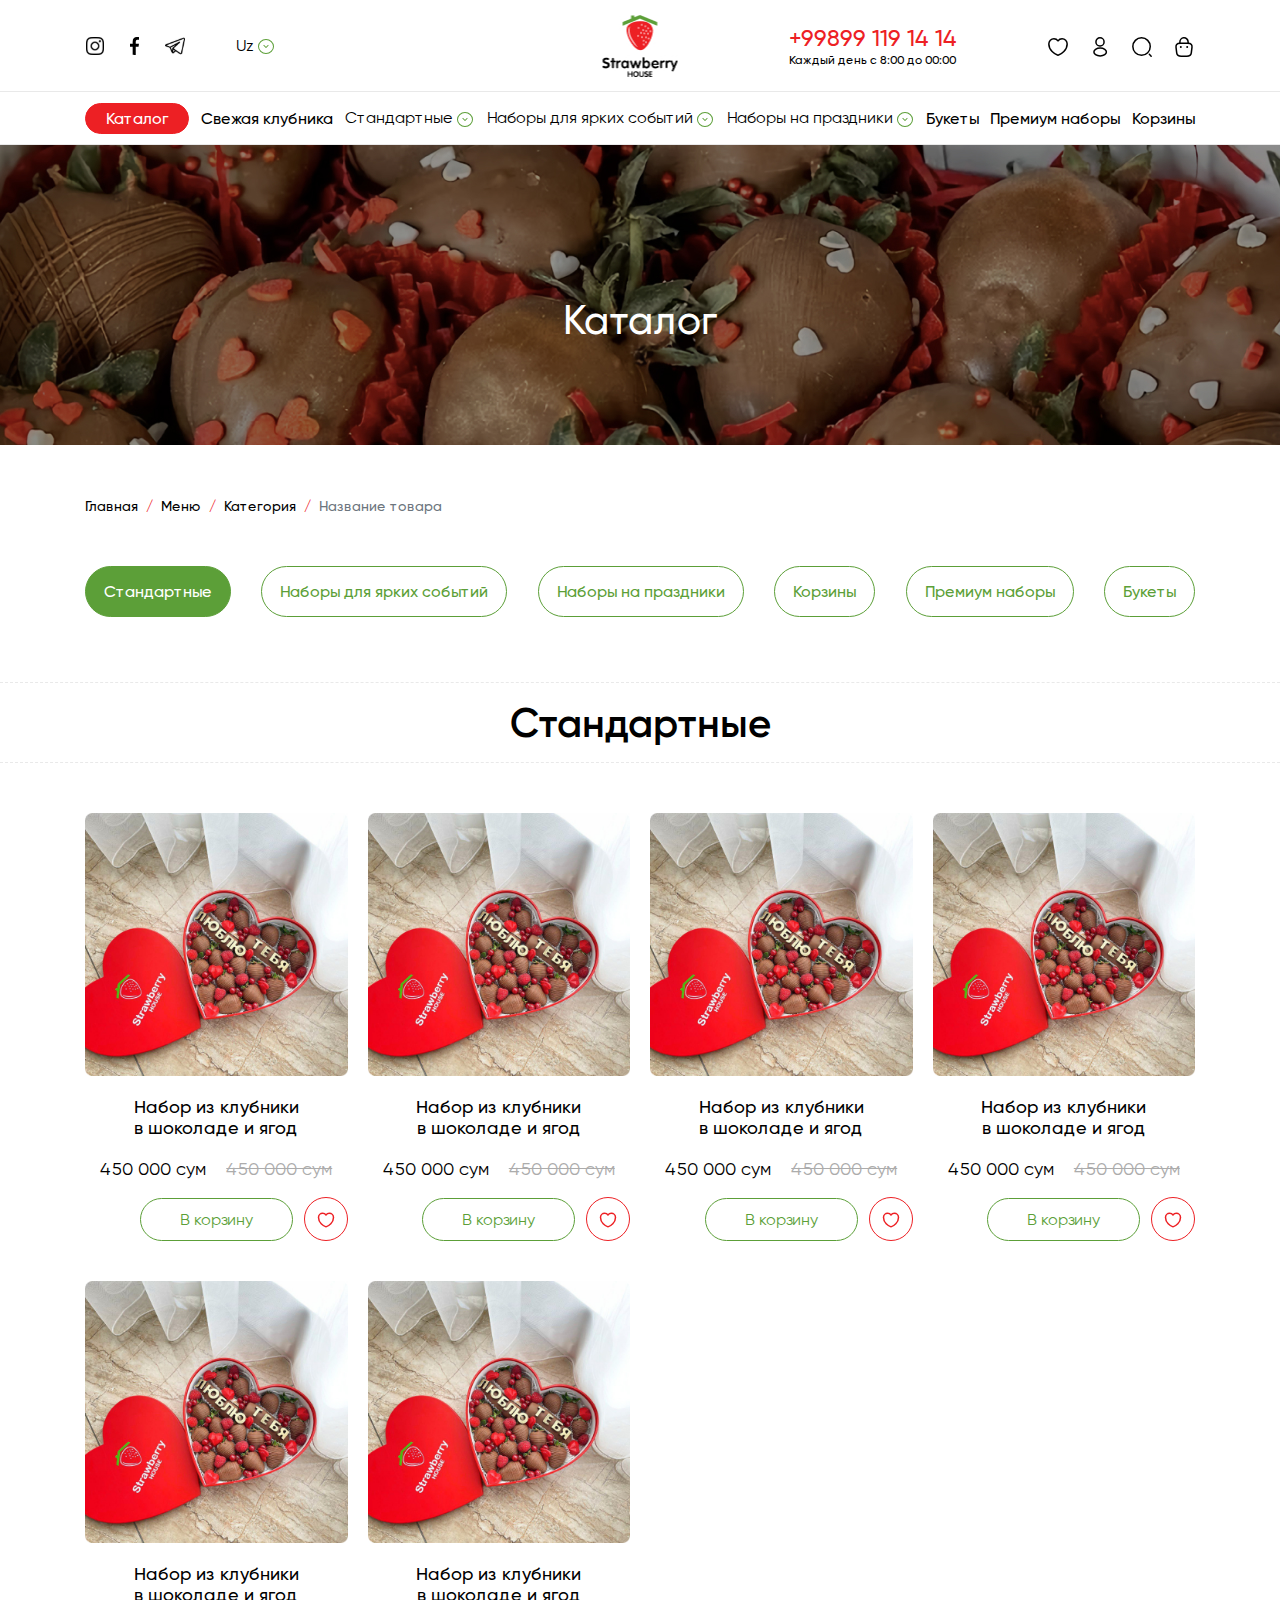
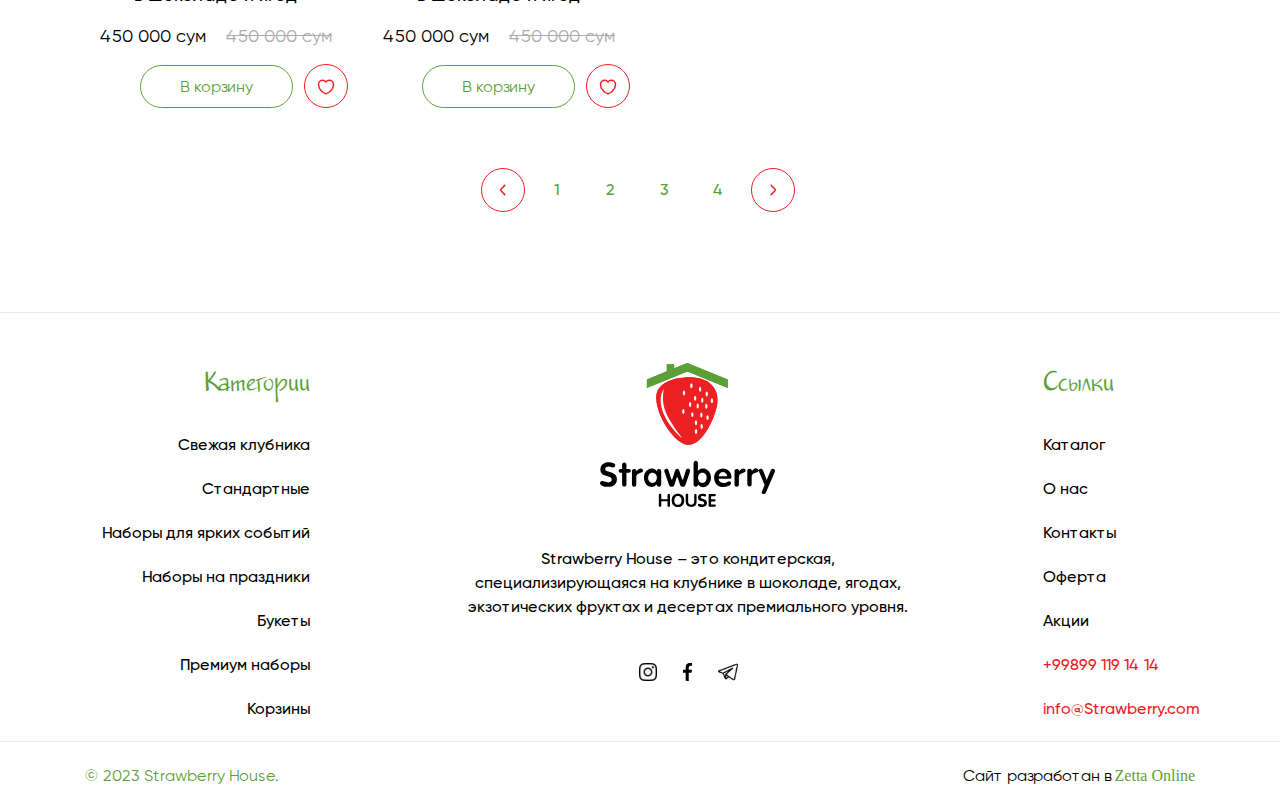
<file: category.html>
<!DOCTYPE html>
<html lang="en">
<head>
    <meta charset="UTF-8">
    <meta http-equiv="X-UA-Compatible" content="IE=edge">
    <meta name="viewport" content="width=device-width, initial-scale=1.0">

    <!-- CSS and FONTS -->
    <link rel="stylesheet" href="css/bootstrap.min.css" media="all">
    <link rel="stylesheet" href="css/slick.min.css" media="all">
    <link rel="stylesheet" href="css/style.css" media="all">
    <link rel="stylesheet" href="css/media.css" media="all">
    <link rel="stylesheet" href="fonts/stylesheet.css">

    <title>Document</title>
</head>
<body>
    <header class="main-header">
        <nav class="navbar navbar-expand-lg">
            <div class="container">
                <div class="collapse navbar-collapse es-navbar-container">
                    <ul class="navbar-nav es-navbar-social">
                        <li class="nav-item">
                            <a class="nav-link" href="#">
                                <img src="img/ic_instagram.svg" alt="instagram icon">
                            </a>
                        </li>
                        <li class="nav-item">
                            <a class="nav-link" href="#">
                                <img src="img/ic_facebook.svg" alt="facebook icon">
                            </a>
                        </li>
                        <li class="nav-item es-tg-item">
                            <a class="nav-link" href="#">
                                <img src="img/ic_telegram.svg" alt="telegram icon">
                            </a>
                        </li>
                        <li class="nav-item dropdown m-0">
                            <button class="nav-link btn dropdown-toggle" href="#" id="navbarDropdown" type="button"
                                data-toggle="dropdown" aria-haspopup="true" aria-expanded="false">
                                Uz
                                <img class="dropdown-icon" src="img/ic_dropdown.jpg" alt="down">
                            </button>
                            <div class="dropdown-menu" aria-labelledby="navbarDropdown">
                                <a class="dropdown-item" href="#">Русский</a>
                                <a class="dropdown-item" href="#">O'zbekcha</a>
                                <a class="dropdown-item  border-0" href="#">English</a>
                            </div>
                        </li>
                    </ul>
                    <div class="navbar-logo">
                        <a href="#">
                            <img src="img/header_logo.jpg" alt="logo">
                        </a>
                    </div>
                    <ul class="navbar-nav es-navbar-contact">
                        <li class="nav-item m-0">
                            <a class="contact-number" href="tel:998991191414">+99899 119 14 14</a>
                            <p class="working-hours">Каждый день с 8:00 до 00:00</p>
                        </li>
                        <li class="nav-item es-heart-item">
                            <a class="nav-link" href="#">
                                <img src="img/ic_heart.svg" alt="heart icon">
                            </a>
                        </li>
                        <li class="nav-item">
                            <a class="nav-link" href="#" data-toggle="modal" data-target="#registrationModal">
                                <img src="img/ic_profile.svg" alt="profile icon">
                            </a>
                        </li>
                        <li class="nav-item">
                            <a class="nav-link" href="#">
                                <img src="img/ic_search.svg" alt="search icon">
                            </a>
                        </li>
                        <li class="nav-item">
                            <a class="nav-link" href="#">
                                <img src="img/ic_bag.svg" alt="bag icon">
                            </a>
                        </li>
                    </ul>
                </div>
                <div class="navbar-wrp-sm">
                    <div class="navbar-nav">
                        <a href="#">
                            <img src="img/ic_logo_sm.svg" alt="logo">
                        </a>
                    </div>
                    <ul class="navbar-nav">
                        <li class="nav-item dropdown">
                            <button class="nav-link btn dropdown-toggle"  type="button" id="dropdownMenuButton" data-toggle="dropdown" aria-haspopup="true" aria-expanded="false">
                                <svg width="20" height="20" viewBox="0 0 20 20" fill="none" xmlns="http://www.w3.org/2000/svg">
                                    <path d="M10.0001 18.3333C14.6025 18.3333 18.3334 14.6024 18.3334 10C18.3334 5.39763 14.6025 1.66667 10.0001 1.66667C5.39771 1.66667 1.66675 5.39763 1.66675 10C1.66675 14.6024 5.39771 18.3333 10.0001 18.3333Z" stroke="black" stroke-linecap="round" stroke-linejoin="round"/>
                                    <path d="M6.66667 2.5H7.5C5.875 7.36667 5.875 12.6333 7.5 17.5H6.66667" stroke="black" stroke-linecap="round" stroke-linejoin="round"/>
                                    <path d="M12.5 2.5C14.125 7.36667 14.125 12.6333 12.5 17.5" stroke="black" stroke-linecap="round" stroke-linejoin="round"/>
                                    <path d="M2.5 13.3333V12.5C7.36667 14.125 12.6333 14.125 17.5 12.5V13.3333" stroke="black" stroke-linecap="round" stroke-linejoin="round"/>
                                    <path d="M2.5 7.5C7.36667 5.875 12.6333 5.875 17.5 7.5" stroke="black" stroke-linecap="round" stroke-linejoin="round"/>
                                </svg>
                            </button>
                            <div class="dropdown-menu" aria-labelledby="dropdownMenuButton">
                                <a class="dropdown-item" href="#">Русский</a>
                                <a class="dropdown-item" href="#">O'zbekcha</a>
                                <a class="dropdown-item" href="#">English</a>
                            </div>
                        </li>
                        <li class="nav-item">
                            <a class="nav-link" href="#">
                                <svg width="20" height="20" viewBox="0 0 20 20" fill="none" xmlns="http://www.w3.org/2000/svg">
                                    <path d="M9.5 17C13.6421 17 17 13.6421 17 9.5C17 5.35786 13.6421 2 9.5 2C5.35786 2 2 5.35786 2 9.5C2 13.6421 5.35786 17 9.5 17Z" stroke="black" stroke-linecap="round" stroke-linejoin="round"/>
                                    <path d="M18 18L16 16" stroke="black" stroke-linecap="round" stroke-linejoin="round"/>
                                </svg>
                            </a>
                        </li>
                        <li class="nav-item">
                            <a class="nav-link" href="#">
                                <svg width="20" height="20" viewBox="0 0 20 20" fill="none" xmlns="http://www.w3.org/2000/svg">
                                    <path d="M10.5163 17.3418C10.2329 17.4418 9.76626 17.4418 9.48293 17.3418C7.06626 16.5168 1.66626 13.0751 1.66626 7.24179C1.66626 4.66679 3.74126 2.58345 6.29959 2.58345C7.81626 2.58345 9.15793 3.31679 9.99959 4.45012C10.8413 3.31679 12.1913 2.58345 13.6996 2.58345C16.2579 2.58345 18.3329 4.66679 18.3329 7.24179C18.3329 13.0751 12.9329 16.5168 10.5163 17.3418Z" stroke="black" stroke-linecap="round" stroke-linejoin="round"/>
                                </svg>
                            </a>
                        </li>
                        <li class="nav-item">
                            <button class="btn nav-link" href="#" data-target="#menuModal" data-toggle="modal">
                                <svg width="36" height="36" viewBox="0 0 36 36" fill="none" xmlns="http://www.w3.org/2000/svg">
                                    <rect width="36" height="36" rx="18" fill="#5C9F38"/>
                                    <path d="M10 15H26" stroke="white" stroke-width="1.5" stroke-linecap="round"/>
                                    <path d="M10 21H26" stroke="white" stroke-width="1.5" stroke-linecap="round"/>
                                </svg>
                            </button>
                        </li>
                    </ul>
                </div>
            </div>
        </nav>
    </header>
    <main>
        <section class="secondary-navbar m-0">
            <nav class="navbar">
                <div class="container">
                    <a class="navbar-brand btn-bg-red" href="#">Каталог</a>
                    <a class="navbar-brand" href="#">Свежая клубника</a>
                    <div class="navbar-brand dropdown">
                        <button class="btn dropdown-toggle" type="button" id="dropdownMenuButton" data-toggle="dropdown"
                            aria-haspopup="true" aria-expanded="false">
                            Стандартные
                            <img class="dropdown-icon" src="img/ic_dropdown.jpg" alt="down">
                        </button>
                        <div class="dropdown-menu" aria-labelledby="dropdownMenuButton">
                            <a class="dropdown-item" href="#">Action</a>
                            <a class="dropdown-item" href="#">Another action</a>
                            <a class="dropdown-item border-0" href="#">Something else here</a>
                        </div>
                    </div>
                    <div class="navbar-brand dropdown">
                        <button class="btn dropdown-toggle" type="button" id="dropdownMenuButton" data-toggle="dropdown"
                            aria-haspopup="true" aria-expanded="false">
                            Наборы для ярких событий
                            <img class="dropdown-icon" src="img/ic_dropdown.jpg" alt="down">
                        </button>
                        <div class="dropdown-menu" aria-labelledby="dropdownMenuButton">
                            <a class="dropdown-item" href="#">Action</a>
                            <a class="dropdown-item" href="#">Another action</a>
                            <a class="dropdown-item border-0" href="#">Something else here</a>
                        </div>
                    </div>
                    <div class="navbar-brand dropdown">
                        <button class="btn dropdown-toggle" type="button" id="dropdownMenuButton" data-toggle="dropdown"
                            aria-haspopup="true" aria-expanded="false">
                            Наборы на праздники
                            <img class="dropdown-icon" src="img/ic_dropdown.jpg" alt="down">
                        </button>
                        <div class="dropdown-menu" aria-labelledby="dropdownMenuButton">
                            <a class="dropdown-item" href="#">Action</a>
                            <a class="dropdown-item" href="#">Another action</a>
                            <a class="dropdown-item border-0" href="#">Something else here</a>
                        </div>
                    </div>
                    <a class="navbar-brand" href="#">Букеты</a>
                    <a class="navbar-brand" href="#">Премиум наборы</a>
                    <a class="navbar-brand" href="#">Корзины</a>
                </div>
            </nav>
        </section>
        <div class="category-section-bg">
            <img class="img-fluid" src="img/category_bg.jpg" alt="product">
            <h2 class="es-category-title">Каталог</h2>
        </div>
        <div class="container">
            <ol class="breadcrumb es-breadcrumb">
                <li class="breadcrumb-item"><a href="#">Главная</a></li>
                <li class="breadcrumb-item"><a href="#">Меню</a></li>
                <li class="breadcrumb-item"><a href="#">Категория</a></li>
                <li class="breadcrumb-item active" aria-current="page">Название товара</li>
            </ol>
        </div>
        <section class="category-section section-wrp">
            <div class="es-tab-header">
                <div class="container">
                    <ul class="nav nav-pills" id="pills-tab" role="tablist">
                        <li class="nav-item" role="presentation">
                            <a class="nav-link btn-cart active" id="pills-1-tab" data-toggle="pill" href="#pills-1" role="tab" aria-controls="pills-1" aria-selected="true">Стандартные</a>
                        </li>
                        <li class="nav-item" role="presentation">
                            <a class="nav-link btn-cart" id="pills-2-tab" data-toggle="pill" href="#pills-2" role="tab" aria-controls="pills-2" aria-selected="false">Наборы для ярких
                                событий</a>
                        </li>
                        <li class="nav-item" role="presentation">
                            <a class="nav-link btn-cart" id="pills-3-tab" data-toggle="pill" href="#pills-3" role="tab" aria-controls="pills-3" aria-selected="false">Наборы на праздники</a>
                        </li>
                        <li class="nav-item" role="presentation">
                            <a class="nav-link btn-cart" id="pills-4-tab" data-toggle="pill" href="#pills-4" role="tab" aria-controls="pills-4" aria-selected="false">Корзины</a>
                        </li>
                        <li class="nav-item" role="presentation">
                            <a class="nav-link btn-cart" id="pills-5-tab" data-toggle="pill" href="#pills-5" role="tab" aria-controls="pills-5" aria-selected="false">Премиум наборы</a>
                        </li>
                        <li class="nav-item" role="presentation">
                            <a class="nav-link btn-cart" id="pills-6-tab" data-toggle="pill" href="#pills-6" role="tab" aria-controls="pills-6" aria-selected="false">Букеты</a>
                        </li>
                    </ul>
                </div>
            </div>
            <div class="tab-content" id="pills-tabContent">
                <div class="tab-pane fade show active" id="pills-1" role="tabpanel" aria-labelledby="pills-1-tab">
                    <h2 class="section-title">Стандартные</h2>
                    <div class="container">
                        <div class="tab-content-product-wrp d-none">
                            <div class="tab-content-product">
                                <a href="#">
                                    <img class="img-fluid" src="img/product.jpg" alt="product">
                                </a>
                                <div class="es-product-title text-center">
                                    <a href="#">Наборы с клубникой в шоколаде</a>
                                </div>
                            </div>
                            <div class="tab-content-product">
                                <a href="#">
                                    <img class="img-fluid" src="img/product.jpg" alt="product">
                                </a>
                                <div class="es-product-title text-center">
                                    <a href="#">Наборы с клубникой в шоколаде</a>
                                </div>
                            </div>
                            <div class="tab-content-product mb-0">
                                <a href="#">
                                    <img class="img-fluid" src="img/product.jpg" alt="product">
                                </a>
                                <div class="es-product-title text-center">
                                    <a href="#">Наборы с клубникой в шоколаде</a>
                                </div>
                            </div>
                        </div>
                        <div class="tab-content-product-inner-wrp">
                            <div class="es-products-list">
                                <div class="es-product-wrapper">
                                    <div class="es-product-img">
                                        <a href="#">
                                            <img class="img-fluid" src="img/product.jpg" alt="product">
                                        </a>
                                    </div>
                                    <div class="es-product-content">
                                        <div class="es-product-title">
                                            <a href="#">Набор из клубники в шоколаде и ягод с надписью «люблю тебя»</a>
                                        </div>
                                        <div class="es-prices">
                                            <div class="discount-price">450 000 сум</div>
                                            <div class="real-price">450 000 сум</div>
                                        </div>
                                        <button class="btn-cart">В корзину</button>
                                    </div>
                                    <button class="btn-like">
                                        <svg width="18" height="16" viewBox="0 0 18 16" fill="none" xmlns="http://www.w3.org/2000/svg">
                                            <path d="M9.465 14.6075C9.21 14.6975 8.79 14.6975 8.535 14.6075C6.36 13.865 1.5 10.7675 1.5 5.51745C1.5 3.19995 3.3675 1.32495 5.67 1.32495C7.035 1.32495 8.2425 1.98495 9 3.00495C9.7575 1.98495 10.9725 1.32495 12.33 1.32495C14.6325 1.32495 16.5 3.19995 16.5 5.51745C16.5 10.7675 11.64 13.865 9.465 14.6075Z" stroke="#ED2024" stroke-width="1.5" stroke-linecap="round" stroke-linejoin="round"/>
                                        </svg>                                           
                                    </button>
                                </div>
                                <div class="es-product-wrapper">
                                    <div class="es-product-img">
                                        <a href="#">
                                            <img class="img-fluid" src="img/product.jpg" alt="product">
                                        </a>
                                    </div>
                                    <div class="es-product-content">
                                        <div class="es-product-title">
                                            <a href="#">Набор из клубники в шоколаде и ягод с надписью «люблю тебя»</a>
                                        </div>
                                        <div class="es-prices">
                                            <div class="discount-price">450 000 сум</div>
                                            <div class="real-price">450 000 сум</div>
                                        </div>
                                        <button class="btn-cart">В корзину</button>
                                    </div>
                                    <button class="btn-like">
                                        <svg width="18" height="16" viewBox="0 0 18 16" fill="none" xmlns="http://www.w3.org/2000/svg">
                                            <path d="M9.465 14.6075C9.21 14.6975 8.79 14.6975 8.535 14.6075C6.36 13.865 1.5 10.7675 1.5 5.51745C1.5 3.19995 3.3675 1.32495 5.67 1.32495C7.035 1.32495 8.2425 1.98495 9 3.00495C9.7575 1.98495 10.9725 1.32495 12.33 1.32495C14.6325 1.32495 16.5 3.19995 16.5 5.51745C16.5 10.7675 11.64 13.865 9.465 14.6075Z" stroke="#ED2024" stroke-width="1.5" stroke-linecap="round" stroke-linejoin="round"/>
                                        </svg>
                                    </button>
                                </div>
                                <div class="es-product-wrapper">
                                    <div class="es-product-img">
                                        <a href="#">
                                            <img class="img-fluid" src="img/product.jpg" alt="product">
                                        </a>
                                    </div>
                                    <div class="es-product-content">
                                        <div class="es-product-title">
                                            <a href="#">Набор из клубники в шоколаде и ягод с надписью «люблю тебя»</a>
                                        </div>
                                        <div class="es-prices">
                                            <div class="discount-price">450 000 сум</div>
                                            <div class="real-price">450 000 сум</div>
                                        </div>
                                        <button class="btn-cart">В корзину</button>
                                    </div>
                                    <button class="btn-like">
                                        <svg width="18" height="16" viewBox="0 0 18 16" fill="none" xmlns="http://www.w3.org/2000/svg">
                                            <path d="M9.465 14.6075C9.21 14.6975 8.79 14.6975 8.535 14.6075C6.36 13.865 1.5 10.7675 1.5 5.51745C1.5 3.19995 3.3675 1.32495 5.67 1.32495C7.035 1.32495 8.2425 1.98495 9 3.00495C9.7575 1.98495 10.9725 1.32495 12.33 1.32495C14.6325 1.32495 16.5 3.19995 16.5 5.51745C16.5 10.7675 11.64 13.865 9.465 14.6075Z" stroke="#ED2024" stroke-width="1.5" stroke-linecap="round" stroke-linejoin="round"/>
                                        </svg>                                           
                                    </button>
                                </div>
                                <div class="es-product-wrapper">
                                    <div class="es-product-img">
                                        <a href="#">
                                            <img class="img-fluid" src="img/product.jpg" alt="product">
                                        </a>
                                    </div>
                                    <div class="es-product-content">
                                        <div class="es-product-title">
                                            <a href="#">Набор из клубники в шоколаде и ягод с надписью «люблю тебя»</a>
                                        </div>
                                        <div class="es-prices">
                                            <div class="discount-price">450 000 сум</div>
                                            <div class="real-price">450 000 сум</div>
                                        </div>
                                        <button class="btn-cart">В корзину</button>
                                    </div>
                                    <button class="btn-like">
                                        <svg width="18" height="16" viewBox="0 0 18 16" fill="none" xmlns="http://www.w3.org/2000/svg">
                                            <path d="M9.465 14.6075C9.21 14.6975 8.79 14.6975 8.535 14.6075C6.36 13.865 1.5 10.7675 1.5 5.51745C1.5 3.19995 3.3675 1.32495 5.67 1.32495C7.035 1.32495 8.2425 1.98495 9 3.00495C9.7575 1.98495 10.9725 1.32495 12.33 1.32495C14.6325 1.32495 16.5 3.19995 16.5 5.51745C16.5 10.7675 11.64 13.865 9.465 14.6075Z" stroke="#ED2024" stroke-width="1.5" stroke-linecap="round" stroke-linejoin="round"/>
                                        </svg>                                          
                                    </button>
                                </div>
                                <div class="es-product-wrapper m-0">
                                    <div class="es-product-img">
                                        <a href="#">
                                            <img class="img-fluid" src="img/product.jpg" alt="product">
                                        </a>
                                    </div>
                                    <div class="es-product-content">
                                        <div class="es-product-title">
                                            <a href="#">Набор из клубники в шоколаде и ягод с надписью «люблю тебя»</a>
                                        </div>
                                        <div class="es-prices">
                                            <div class="discount-price">450 000 сум</div>
                                            <div class="real-price">450 000 сум</div>
                                        </div>
                                        <button class="btn-cart">В корзину</button>
                                    </div>
                                    <button class="btn-like">
                                        <svg width="18" height="16" viewBox="0 0 18 16" fill="none" xmlns="http://www.w3.org/2000/svg">
                                            <path d="M9.465 14.6075C9.21 14.6975 8.79 14.6975 8.535 14.6075C6.36 13.865 1.5 10.7675 1.5 5.51745C1.5 3.19995 3.3675 1.32495 5.67 1.32495C7.035 1.32495 8.2425 1.98495 9 3.00495C9.7575 1.98495 10.9725 1.32495 12.33 1.32495C14.6325 1.32495 16.5 3.19995 16.5 5.51745C16.5 10.7675 11.64 13.865 9.465 14.6075Z" stroke="#ED2024" stroke-width="1.5" stroke-linecap="round" stroke-linejoin="round"/>
                                        </svg>                                          
                                    </button>
                                </div>
                                <div class="es-product-wrapper m-0">
                                    <div class="es-product-img">
                                        <a href="#">
                                            <img class="img-fluid" src="img/product.jpg" alt="product">
                                        </a>
                                    </div>
                                    <div class="es-product-content">
                                        <div class="es-product-title">
                                            <a href="#">Набор из клубники в шоколаде и ягод с надписью «люблю тебя»</a>
                                        </div>
                                        <div class="es-prices">
                                            <div class="discount-price">450 000 сум</div>
                                            <div class="real-price">450 000 сум</div>
                                        </div>
                                        <button class="btn-cart">В корзину</button>
                                    </div>
                                    <button class="btn-like">
                                        <svg width="18" height="16" viewBox="0 0 18 16" fill="none" xmlns="http://www.w3.org/2000/svg">
                                            <path d="M9.465 14.6075C9.21 14.6975 8.79 14.6975 8.535 14.6075C6.36 13.865 1.5 10.7675 1.5 5.51745C1.5 3.19995 3.3675 1.32495 5.67 1.32495C7.035 1.32495 8.2425 1.98495 9 3.00495C9.7575 1.98495 10.9725 1.32495 12.33 1.32495C14.6325 1.32495 16.5 3.19995 16.5 5.51745C16.5 10.7675 11.64 13.865 9.465 14.6075Z" stroke="#ED2024" stroke-width="1.5" stroke-linecap="round" stroke-linejoin="round"/>
                                        </svg>                                            
                                    </button>
                                </div>
                            </div>
                            <nav aria-label="Page navigation example">
                                <ul class="pagination justify-content-center">
                                    <li class="page-item disabled">
                                        <a class="page-link" href="#" tabindex="-1" aria-disabled="true">
                                            <svg width="14" height="14" viewBox="0 0 14 14" fill="none" xmlns="http://www.w3.org/2000/svg">
                                                <path d="M8.7793 11.62L4.97596 7.81667C4.5268 7.3675 4.5268 6.63251 4.97596 6.18334L8.7793 2.38" stroke="#ED2024" stroke-width="1.5" stroke-miterlimit="10" stroke-linecap="round" stroke-linejoin="round"/>
                                            </svg>
                                        </a>
                                    </li>
                                    <li class="page-item"><a class="page-link" href="#">1</a></li>
                                    <li class="page-item"><a class="page-link" href="#">2</a></li>
                                    <li class="page-item"><a class="page-link" href="#">3</a></li>
                                    <li class="page-item"><a class="page-link" href="#">4</a></li>
                                    <li class="page-item">
                                        <a class="page-link" href="#">
                                            <svg width="14" height="14" viewBox="0 0 14 14" fill="none" xmlns="http://www.w3.org/2000/svg">
                                                <path d="M5.2207 11.62L9.02404 7.81667C9.4732 7.3675 9.4732 6.63251 9.02404 6.18334L5.2207 2.38" stroke="#ED2024" stroke-width="1.5" stroke-miterlimit="10" stroke-linecap="round" stroke-linejoin="round"/>
                                            </svg>
                                        </a>
                                    </li>
                                </ul>
                            </nav>
                        </div>
                    </div>
                </div>
                <div class="tab-pane fade" id="pills-2" role="tabpanel" aria-labelledby="pills-2-tab">
                    <h2 class="section-title">Наборы для ярких событий</h2>
                    <div class="container">
                        <div class="tab-content-product-wrp">
                            <div class="tab-content-product">
                                <a href="#">
                                    <img class="img-fluid" src="img/product.jpg" alt="product">
                                </a>
                                <div class="es-product-title text-center">
                                    <a href="#">Наборы с клубникой в шоколаде</a>
                                </div>
                            </div>
                            <div class="tab-content-product">
                                <a href="#">
                                    <img class="img-fluid" src="img/product.jpg" alt="product">
                                </a>
                                <div class="es-product-title text-center">
                                    <a href="#">Наборы с клубникой в шоколаде</a>
                                </div>
                            </div>
                            <div class="tab-content-product mb-0">
                                <a href="#">
                                    <img class="img-fluid" src="img/product.jpg" alt="product">
                                </a>
                                <div class="es-product-title text-center">
                                    <a href="#">Наборы с клубникой в шоколаде</a>
                                </div>
                            </div>
                        </div>
                    </div>
                </div>
                <div class="tab-pane fade" id="pills-3" role="tabpanel" aria-labelledby="pills-3-tab">
                    <h2 class="section-title">Наборы на праздники</h2>
                    <div class="container">
                        <div class="tab-content-product-wrp">
                            <div class="tab-content-product">
                                <a href="#">
                                    <img class="img-fluid" src="img/product.jpg" alt="product">
                                </a>
                                <div class="es-product-title text-center">
                                    <a href="#">Наборы с клубникой в шоколаде</a>
                                </div>
                            </div>
                            <div class="tab-content-product">
                                <a href="#">
                                    <img class="img-fluid" src="img/product.jpg" alt="product">
                                </a>
                                <div class="es-product-title text-center">
                                    <a href="#">Наборы с клубникой в шоколаде</a>
                                </div>
                            </div>
                            <div class="tab-content-product mb-0">
                                <a href="#">
                                    <img class="img-fluid" src="img/product.jpg" alt="product">
                                </a>
                                <div class="es-product-title text-center">
                                    <a href="#">Наборы с клубникой в шоколаде</a>
                                </div>
                            </div>
                        </div>
                    </div>
                </div>
            </div>
        </section>
    </main>
    <footer class="main-footer">
        <div class="container">
            <div class="row">
                <div class="col-md-7 md-hide">
                    <div class="footer-center-wrp">
                        <div class="footer-logo-wrp">
                            <a href="#">
                                <img class="footer-logo" src="img/footer_logo.svg" alt="logo">
                            </a>
                        </div>
                        <p class="about-company">Strawberry House – это кондитерская, специализирующаяся на клубнике в шоколаде, ягодах, экзотических фруктах и десертах премиального уровня.</p>
                        <div class="footer-socials-wrp">
                            <div class="footer-social">
                                <a href="#">
                                    <img src="img/ic_instagram.svg" alt="instagram icon">
                                </a>
                            </div>
                            <div class="footer-social">
                                <a href="#">
                                    <img src="img/ic_facebook.svg" alt="facebook icon">
                                </a>
                            </div>
                            <div class="footer-social m-0">
                                <a href="#">
                                    <img src="img/ic_telegram.svg" alt="telegram icon">
                                </a>
                            </div>
                        </div>
                    </div>
                </div>
                <div class="col-md-3">
                    <div class="footer-left-wrp">
                        <h4 class="footer-nav">Категории</h4>
                        <ul class="footer-links">
                            <li class="footer-link">
                                <a href="#">Свежая клубника</a>
                            </li>
                            <li class="footer-link">
                                <a href="#">Стандартные</a>
                            </li>
                            <li class="footer-link">
                                <a href="#">Наборы для ярких событий</a>
                            </li>
                            <li class="footer-link">
                                <a href="#">Наборы на праздники</a>
                            </li>
                            <li class="footer-link">
                                <a href="#">Букеты</a>
                            </li>
                            <li class="footer-link">
                                <a href="#">Премиум наборы</a>
                            </li>
                            <li class="footer-link">
                                <a href="#">Корзины</a>
                            </li>
                        </ul>
                    </div>
                </div>
                <div class="col-md-7 sm-hide">
                    <div class="footer-center-wrp">
                        <div class="footer-logo-wrp">
                            <a href="#">
                                <img src="img/footer_logo.svg" alt="logo">
                            </a>
                        </div>
                        <p class="about-company">Strawberry House – это кондитерская, специализирующаяся на клубнике в шоколаде, ягодах, экзотических фруктах и десертах премиального уровня.</p>
                        <div class="footer-socials-wrp">
                            <div class="footer-social">
                                <a href="#">
                                    <img src="img/ic_instagram.svg" alt="instagram icon">
                                </a>
                            </div>
                            <div class="footer-social">
                                <a href="#">
                                    <img src="img/ic_facebook.svg" alt="facebook icon">
                                </a>
                            </div>
                            <div class="footer-social m-0">
                                <a href="#">
                                    <img src="img/ic_telegram.svg" alt="telegram icon">
                                </a>
                            </div>
                        </div>
                    </div>
                </div>
                <div class="col-md-2">
                    <div class="footer-right-wrp">
                        <h4 class="footer-nav">Ссылки</h4>
                        <ul class="footer-links">
                            <li class="footer-link">
                                <a href="#">Каталог</a>
                            </li>
                            <li class="footer-link">
                                <a href="#">О нас</a>
                            </li>
                            <li class="footer-link">
                                <a href="#">Контакты</a>
                            </li>
                            <li class="footer-link">
                                <a href="#">Оферта</a>
                            </li>
                            <li class="footer-link">
                                <a href="#">Акции</a>
                            </li>
                            <li class="footer-contact">
                                <a href="tel:998991191414">+99899 119 14 14</a>
                            </li>
                            <li class="footer-contact m-0">
                                <a href="#">info@Strawberry.com</a>
                            </li>
                        </ul>
                    </div>
                </div>
            </div>
        </div>
        <div class="es-footer-bottom">
            <div class="container">
                <div class="es-footer-bottom-content">
                    <div class="es-footer-copyright">© 2023 Strawberry House.</div>
                    <div class="es-footer-developer">Сайт разработан в <a href="#">Zetta Online</a></div>
                </div>
            </div>
        </div>
    </footer>
    <a href="#top" id="back-top">
        <img alt="To Top" src="/img/ic_top.svg"/>
    </a>

    <!-- Mobile Tabs -->
    <div class="mobile-nav d-lg-none">
        <ul class="nav">
            <li class="nav-item">
                <a class="nav-link active" href="/ru">
                    <img src="/img/ic_main_active.svg" />
                    <span class="menu-title">Главная</span>
                </a>
            </li>
            <li class="nav-item">
                <a class="nav-link" href="/ru/menu">
                    <img src="/img/ic_menu_mini.svg" />
                    <span class="menu-title">Меню</span>
                </a>
            </li>
            <li class="nav-item">
                <a class="nav-link" href="/ru/cart">
                    <img src="/img/ic_cart_mini.svg" />
                    <span class="menu-title">Корзина</span>
                </a>
            </li>
            <li class="nav-item">
                <a class="nav-link" data-target="#authModal" data-toggle="modal" href="#">
                    <img src="/img/ic_profile_mini.svg" />
                    <span class="menu-title">Профиль</span>
                </a>
            </li>
        </ul>
    </div>

    <!-- Menu Modal -->
    <div class="modal fade d-lg-none" id="menuModal" tabindex="-1" aria-labelledby="menuModalLabel" aria-hidden="true">
        <div class="modal-dialog-scrollable">
            <div class="modal-content">
                <div class="modal-header es-menu-modal-header">
                    <div class="navbar-wrp-sm">
                        <div class="navbar-nav">
                            <a href="#">
                                <img src="img/ic_logo_sm.svg" alt="logo">
                            </a>
                        </div>
                        <ul class="navbar-nav">
                            <li class="nav-item dropdown">
                                <button class="nav-link btn dropdown-toggle"  type="button" id="dropdownMenuButton" data-toggle="dropdown" aria-haspopup="true" aria-expanded="false">
                                    <svg width="20" height="20" viewBox="0 0 20 20" fill="none" xmlns="http://www.w3.org/2000/svg">
                                        <path d="M10.0001 18.3333C14.6025 18.3333 18.3334 14.6024 18.3334 10C18.3334 5.39763 14.6025 1.66667 10.0001 1.66667C5.39771 1.66667 1.66675 5.39763 1.66675 10C1.66675 14.6024 5.39771 18.3333 10.0001 18.3333Z" stroke="black" stroke-linecap="round" stroke-linejoin="round"/>
                                        <path d="M6.66667 2.5H7.5C5.875 7.36667 5.875 12.6333 7.5 17.5H6.66667" stroke="black" stroke-linecap="round" stroke-linejoin="round"/>
                                        <path d="M12.5 2.5C14.125 7.36667 14.125 12.6333 12.5 17.5" stroke="black" stroke-linecap="round" stroke-linejoin="round"/>
                                        <path d="M2.5 13.3333V12.5C7.36667 14.125 12.6333 14.125 17.5 12.5V13.3333" stroke="black" stroke-linecap="round" stroke-linejoin="round"/>
                                        <path d="M2.5 7.5C7.36667 5.875 12.6333 5.875 17.5 7.5" stroke="black" stroke-linecap="round" stroke-linejoin="round"/>
                                    </svg>
                                </button>
                                <div class="dropdown-menu" aria-labelledby="dropdownMenuButton">
                                    <a class="dropdown-item" href="#">Русский</a>
                                <a class="dropdown-item" href="#">O'zbekcha</a>
                                <a class="dropdown-item" href="#">English</a>
                                </div>
                            </li>
                            <li class="nav-item">
                                <a class="nav-link" href="#">
                                    <svg width="20" height="20" viewBox="0 0 20 20" fill="none" xmlns="http://www.w3.org/2000/svg">
                                        <path d="M9.5 17C13.6421 17 17 13.6421 17 9.5C17 5.35786 13.6421 2 9.5 2C5.35786 2 2 5.35786 2 9.5C2 13.6421 5.35786 17 9.5 17Z" stroke="black" stroke-linecap="round" stroke-linejoin="round"/>
                                        <path d="M18 18L16 16" stroke="black" stroke-linecap="round" stroke-linejoin="round"/>
                                    </svg>
                                </a>
                            </li>
                            <li class="nav-item">
                                <a class="nav-link" href="#">
                                    <svg width="20" height="20" viewBox="0 0 20 20" fill="none" xmlns="http://www.w3.org/2000/svg">
                                        <path d="M10.5163 17.3418C10.2329 17.4418 9.76626 17.4418 9.48293 17.3418C7.06626 16.5168 1.66626 13.0751 1.66626 7.24179C1.66626 4.66679 3.74126 2.58345 6.29959 2.58345C7.81626 2.58345 9.15793 3.31679 9.99959 4.45012C10.8413 3.31679 12.1913 2.58345 13.6996 2.58345C16.2579 2.58345 18.3329 4.66679 18.3329 7.24179C18.3329 13.0751 12.9329 16.5168 10.5163 17.3418Z" stroke="black" stroke-linecap="round" stroke-linejoin="round"/>
                                    </svg>
                                </a>
                            </li>
                            <li class="nav-item">
                                <button type="button" class="btn p-0 btn-close"  data-dismiss="modal" aria-label="Close">
                                    <svg width="36" height="36" viewBox="0 0 36 36" fill="none" xmlns="http://www.w3.org/2000/svg">
                                        <rect width="36" height="36" rx="18" fill="#5C9F38"/>
                                        <path d="M11.7979 25C11.5937 25 11.3896 24.9219 11.2333 24.7672C10.9222 24.4562 10.9222 23.9506 11.2333 23.6396L23.6391 11.2348C23.9501 10.9238 24.4557 10.9238 24.7667 11.2348C25.0778 11.5458 25.0778 12.0514 24.7667 12.3624L12.3609 24.7672C12.2062 24.9219 12.0021 25 11.7979 25Z" fill="white"/>
                                        <path d="M24.2037 25C23.9995 25 23.7954 24.9219 23.6391 24.7672L11.2333 12.3608C10.9222 12.0498 10.9222 11.5442 11.2333 11.2332C11.5443 10.9223 12.0499 10.9223 12.3609 11.2332L24.7667 23.638C25.0778 23.949 25.0778 24.4546 24.7667 24.7656C24.612 24.9219 24.4079 25 24.2037 25Z" fill="white"/>
                                    </svg>
                                </button>
                            </li>
                        </ul>
                    </div>
                </div>
                <div class="modal-body es-menu-modal-body">
                    <div class="dropdowns-sm-wrapper">
                        <div class="btn-group dropright es-dropdown-wrp">
                            <button type="button" class="btn es-btn-dropdown dropdown-toggle red-color" data-toggle="dropdown"
                                aria-expanded="false">
                                Каталог
                                <img class="dropdown-arrow" src="img/ic_arrow_menu.svg" alt="arrow">
                            </button>
                            <div class="dropdown-menu"></div>
                        </div>
                        <div class="btn-group dropright es-dropdown-wrp">
                            <button type="button" class="btn es-btn-dropdown dropdown-toggle" data-toggle="dropdown"
                                aria-expanded="false">
                                Свежая клубника
                                <img class="dropdown-arrow" src="img/ic_arrow_menu.svg" alt="arrow">
                            </button>
                            <div class="dropdown-menu"></div>
                        </div>
                        <div class="btn-group dropright es-dropdown-wrp">
                            <button type="button" class="btn es-btn-dropdown dropdown-toggle" data-toggle="dropdown"
                                aria-expanded="false">
                                Стандартные
                                <img class="dropdown-arrow" src="img/ic_arrow_menu.svg" alt="arrow">
                            </button>
                            <div class="dropdown-menu"></div>
                        </div>
                        <div class="btn-group dropright es-dropdown-wrp">
                            <button type="button" class="btn es-btn-dropdown dropdown-toggle" data-toggle="dropdown"
                                aria-expanded="false">
                                Наборы для ярких событий
                                <img class="dropdown-arrow" src="img/ic_arrow_menu.svg" alt="arrow">
                            </button>
                            <div class="dropdown-menu"></div>
                        </div>
                        <div class="btn-group dropright es-dropdown-wrp">
                            <button type="button" class="btn es-btn-dropdown dropdown-toggle" data-toggle="dropdown"
                                aria-expanded="false">
                                Наборы на праздники
                                <img class="dropdown-arrow" src="img/ic_arrow_menu.svg" alt="arrow">
                            </button>
                            <div class="dropdown-menu"></div>
                        </div>
                        <div class="btn-group dropright es-dropdown-wrp">
                            <button type="button" class="btn es-btn-dropdown dropdown-toggle" data-toggle="dropdown"
                                aria-expanded="false">
                                Букеты
                                <img class="dropdown-arrow" src="img/ic_arrow_menu.svg" alt="arrow">
                            </button>
                            <div class="dropdown-menu"></div>
                        </div>
                        <div class="btn-group dropright es-dropdown-wrp">
                            <button type="button" class="btn es-btn-dropdown dropdown-toggle" data-toggle="dropdown"
                                aria-expanded="false">
                                Премиум наборы
                                <img class="dropdown-arrow" src="img/ic_arrow_menu.svg" alt="arrow">
                            </button>
                            <div class="dropdown-menu"></div>
                        </div>
                        <div class="btn-group dropright es-dropdown-wrp border-0">
                            <button type="button" class="btn es-btn-dropdown dropdown-toggle" data-toggle="dropdown"
                                aria-expanded="false">
                                Корзины
                                <img class="dropdown-arrow" src="img/ic_arrow_menu.svg" alt="arrow">
                            </button>
                            <div class="dropdown-menu"></div>
                        </div>
                    </div>
                    <ul class="footer-links">
                        <li class="footer-link">
                            <a href="#">Каталог</a>
                        </li>
                        <li class="footer-link">
                            <a href="#">О нас</a>
                        </li>
                        <li class="footer-link">
                            <a href="#">Контакты</a>
                        </li>
                        <li class="footer-link">
                            <a href="#">Оферта</a>
                        </li>
                        <li class="footer-link">
                            <a href="#">Акции</a>
                        </li>
                        <li class="footer-contact-menu">
                            <a href="tel:998991191414">+99899 119 14 14</a>
                            <p class="working-hours">Каждый день с 8:00 до 00:00</p>
                        </li>
                        <div class="footer-socials-wrp">
                            <div class="footer-social">
                                <a href="#">
                                    <img src="img/ic_instagram.svg" alt="instagram icon">
                                </a>
                            </div>
                            <div class="footer-social">
                                <a href="#">
                                    <img src="img/ic_facebook.svg" alt="facebook icon">
                                </a>
                            </div>
                            <div class="footer-social m-0">
                                <a href="#">
                                    <img src="img/ic_telegram.svg" alt="telegram icon">
                                </a>
                            </div>
                        </div>
                    </ul>
                </div>
            </div>
        </div>
    </div>

    <!-- Registration Modal -->
    <div class="modal fade" id="registrationModal" tabindex="-1" aria-labelledby="registrationModalLabel" aria-hidden="true">
        <div class="modal-dialog modal-dialog-centered">
            <div class="modal-content">
                <div class="modal-header">
                    <button class="btn btn-close-modal" class="close" data-dismiss="modal" aria-label="Close">
                        <svg width="24" height="24" viewBox="0 0 24 24" fill="none" xmlns="http://www.w3.org/2000/svg">
                            <path d="M12 22C17.5 22 22 17.5 22 12C22 6.5 17.5 2 12 2C6.5 2 2 6.5 2 12C2 17.5 6.5 22 12 22Z" stroke="#ED2024" stroke-width="1.5" stroke-linecap="round" stroke-linejoin="round"/>
                            <path d="M9.17004 14.8299L14.83 9.16992" stroke="#ED2024" stroke-width="1.5" stroke-linecap="round" stroke-linejoin="round"/>
                            <path d="M14.83 14.8299L9.17004 9.16992" stroke="#ED2024" stroke-width="1.5" stroke-linecap="round" stroke-linejoin="round"/>
                        </svg>
                    </button>
                </div>
                <div class="modal-body">
                    <div class="text-center">
                        <img class="img-fluid modal-logo" src="img/header_logo.jpg" alt="logo">
                    </div>
                    <div class="gender-wrp">
                        <label class="control-label es-control-label">Выберите пол</label>
                        <input type="hidden" name="OrderForm[gender]" value="">
                        <div id="orderform-gender" class="d-flex" role="radiogroup">
                            <label class="radio-label es-radio-label"><input type="radio" name="OrderForm[gender]" value="male">Мужской</label>
                            <label class="radio-label"><input type="radio" name="OrderForm[gender]" value="female">Женский</label>
                        </div>
                    </div>
                    <div class="es-form-modal-wrp">
                        <div class="form-group es-form-group">
                            <input type="text" class="form-control es-form-control" id="InputNameModal"
                                placeholder="* Ваше имя">
                        </div>
                        <div class="form-group es-form-group">
                            <input type="text" onfocus="(this.type='date')" class="form-control es-form-control" id="InputDateModal"
                                placeholder="* Дата рождения">
                        </div>
                        <div class="form-group es-form-group">
                            <input type="text" class="form-control es-form-control" name="OrderForm[phone]"
                                id="InputPhoneNumberModal" data-plugin="phone-mask" placeholder="+99890 990 90 90">
                        </div>
                        <div class="form-group es-form-group">
                            <input type="password" class="form-control es-form-control" id="InputCodeModal"
                                placeholder="* Введите код">
                        </div>
                    </div>
                    <button class="btn btn-width btn-bg-green" href="#">Далее</button>
                </div>
            </div>
        </div>
    </div>

    <script src="js/jquery.min.js"></script>
    <script src="js/poper.min.js"></script>
    <script src="js/bootstrap.min.js" async></script>
    <script src="js/slick.min.js"></script>
    <script src="js/jquery.inputmask.bundle.js"></script>
    <script src="js/sweet.alert.min.js"></script>
    <script src="js/app.js?v=1.0.4"></script>
</body>
</html>
</file>
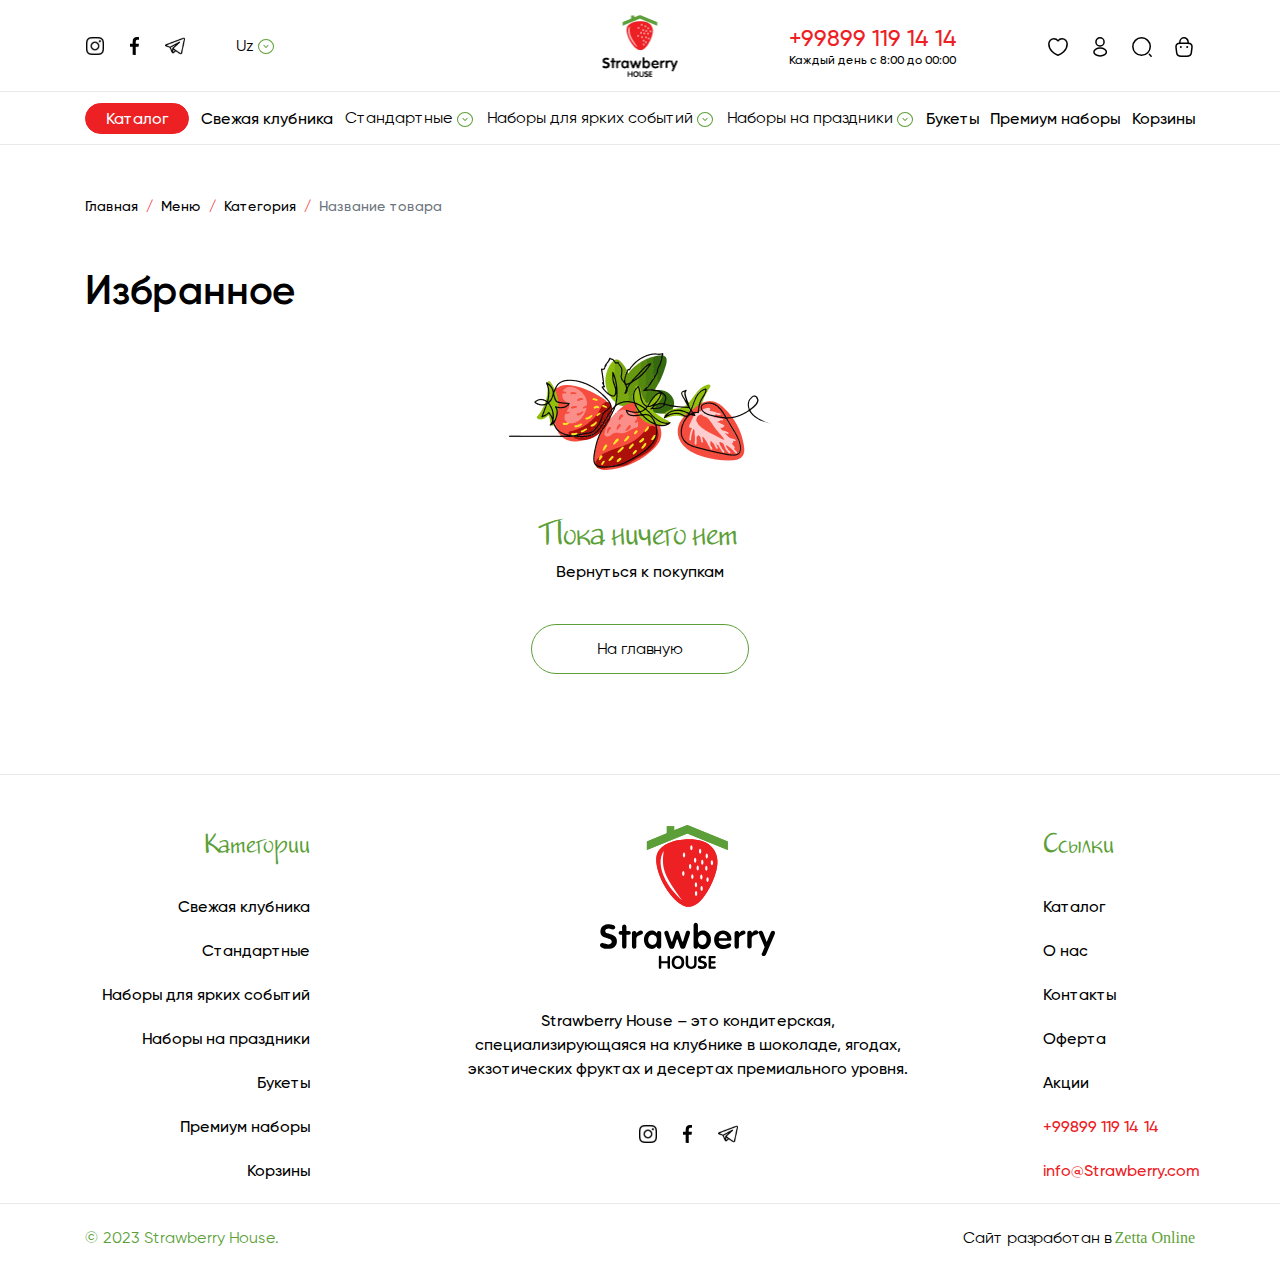
<file: favourite.html>
<!DOCTYPE html>
<html lang="en">
<head>
    <meta charset="UTF-8">
    <meta http-equiv="X-UA-Compatible" content="IE=edge">
    <meta name="viewport" content="width=device-width, initial-scale=1.0">

    <!-- CSS and FONTS -->
    <link rel="stylesheet" href="css/bootstrap.min.css" media="all">
    <link rel="stylesheet" href="css/slick.min.css" media="all">
    <link rel="stylesheet" href="css/style.css" media="all">
    <link rel="stylesheet" href="css/media.css" media="all">
    <link rel="stylesheet" href="fonts/stylesheet.css">

    <title>Document</title>
</head>
<body>
    <header class="main-header">
        <nav class="navbar navbar-expand-lg">
            <div class="container">
                <div class="collapse navbar-collapse es-navbar-container">
                    <ul class="navbar-nav es-navbar-social">
                        <li class="nav-item">
                            <a class="nav-link" href="#">
                                <img src="img/ic_instagram.svg" alt="instagram icon">
                            </a>
                        </li>
                        <li class="nav-item">
                            <a class="nav-link" href="#">
                                <img src="img/ic_facebook.svg" alt="facebook icon">
                            </a>
                        </li>
                        <li class="nav-item es-tg-item">
                            <a class="nav-link" href="#">
                                <img src="img/ic_telegram.svg" alt="telegram icon">
                            </a>
                        </li>
                        <li class="nav-item dropdown m-0">
                            <button class="nav-link btn dropdown-toggle" href="#" id="navbarDropdown" type="button"
                                data-toggle="dropdown" aria-haspopup="true" aria-expanded="false">
                                Uz
                                <img class="dropdown-icon" src="img/ic_dropdown.jpg" alt="down">
                            </button>
                            <div class="dropdown-menu" aria-labelledby="navbarDropdown">
                                <a class="dropdown-item" href="#">Русский</a>
                                <a class="dropdown-item" href="#">O'zbekcha</a>
                                <a class="dropdown-item  border-0" href="#">English</a>
                            </div>
                        </li>
                    </ul>
                    <div class="navbar-logo">
                        <a href="#">
                            <img src="img/header_logo.jpg" alt="logo">
                        </a>
                    </div>
                    <ul class="navbar-nav es-navbar-contact">
                        <li class="nav-item m-0">
                            <a class="contact-number" href="tel:998991191414">+99899 119 14 14</a>
                            <p class="working-hours">Каждый день с 8:00 до 00:00</p>
                        </li>
                        <li class="nav-item es-heart-item">
                            <a class="nav-link" href="#">
                                <img src="img/ic_heart.svg" alt="heart icon">
                            </a>
                        </li>
                        <li class="nav-item">
                            <a class="nav-link" href="#" data-toggle="modal" data-target="#registrationModal">
                                <img src="img/ic_profile.svg" alt="profile icon">
                            </a>
                        </li>
                        <li class="nav-item">
                            <a class="nav-link" href="#">
                                <img src="img/ic_search.svg" alt="search icon">
                            </a>
                        </li>
                        <li class="nav-item">
                            <a class="nav-link" href="#">
                                <img src="img/ic_bag.svg" alt="bag icon">
                            </a>
                        </li>
                    </ul>
                </div>
                <div class="navbar-wrp-sm">
                    <div class="navbar-nav">
                        <a href="#">
                            <img src="img/ic_logo_sm.svg" alt="logo">
                        </a>
                    </div>
                    <ul class="navbar-nav">
                        <li class="nav-item dropdown">
                            <button class="nav-link btn dropdown-toggle"  type="button" id="dropdownMenuButton" data-toggle="dropdown" aria-haspopup="true" aria-expanded="false">
                                <svg width="20" height="20" viewBox="0 0 20 20" fill="none" xmlns="http://www.w3.org/2000/svg">
                                    <path d="M10.0001 18.3333C14.6025 18.3333 18.3334 14.6024 18.3334 10C18.3334 5.39763 14.6025 1.66667 10.0001 1.66667C5.39771 1.66667 1.66675 5.39763 1.66675 10C1.66675 14.6024 5.39771 18.3333 10.0001 18.3333Z" stroke="black" stroke-linecap="round" stroke-linejoin="round"/>
                                    <path d="M6.66667 2.5H7.5C5.875 7.36667 5.875 12.6333 7.5 17.5H6.66667" stroke="black" stroke-linecap="round" stroke-linejoin="round"/>
                                    <path d="M12.5 2.5C14.125 7.36667 14.125 12.6333 12.5 17.5" stroke="black" stroke-linecap="round" stroke-linejoin="round"/>
                                    <path d="M2.5 13.3333V12.5C7.36667 14.125 12.6333 14.125 17.5 12.5V13.3333" stroke="black" stroke-linecap="round" stroke-linejoin="round"/>
                                    <path d="M2.5 7.5C7.36667 5.875 12.6333 5.875 17.5 7.5" stroke="black" stroke-linecap="round" stroke-linejoin="round"/>
                                </svg>
                            </button>
                            <div class="dropdown-menu" aria-labelledby="dropdownMenuButton">
                                <a class="dropdown-item" href="#">Русский</a>
                                <a class="dropdown-item" href="#">O'zbekcha</a>
                                <a class="dropdown-item" href="#">English</a>
                            </div>
                        </li>
                        <li class="nav-item">
                            <a class="nav-link" href="#">
                                <svg width="20" height="20" viewBox="0 0 20 20" fill="none" xmlns="http://www.w3.org/2000/svg">
                                    <path d="M9.5 17C13.6421 17 17 13.6421 17 9.5C17 5.35786 13.6421 2 9.5 2C5.35786 2 2 5.35786 2 9.5C2 13.6421 5.35786 17 9.5 17Z" stroke="black" stroke-linecap="round" stroke-linejoin="round"/>
                                    <path d="M18 18L16 16" stroke="black" stroke-linecap="round" stroke-linejoin="round"/>
                                </svg>
                            </a>
                        </li>
                        <li class="nav-item">
                            <a class="nav-link" href="#">
                                <svg width="20" height="20" viewBox="0 0 20 20" fill="none" xmlns="http://www.w3.org/2000/svg">
                                    <path d="M10.5163 17.3418C10.2329 17.4418 9.76626 17.4418 9.48293 17.3418C7.06626 16.5168 1.66626 13.0751 1.66626 7.24179C1.66626 4.66679 3.74126 2.58345 6.29959 2.58345C7.81626 2.58345 9.15793 3.31679 9.99959 4.45012C10.8413 3.31679 12.1913 2.58345 13.6996 2.58345C16.2579 2.58345 18.3329 4.66679 18.3329 7.24179C18.3329 13.0751 12.9329 16.5168 10.5163 17.3418Z" stroke="black" stroke-linecap="round" stroke-linejoin="round"/>
                                </svg>
                            </a>
                        </li>
                        <li class="nav-item">
                            <button class="btn nav-link" href="#" data-target="#menuModal" data-toggle="modal">
                                <svg width="36" height="36" viewBox="0 0 36 36" fill="none" xmlns="http://www.w3.org/2000/svg">
                                    <rect width="36" height="36" rx="18" fill="#5C9F38"/>
                                    <path d="M10 15H26" stroke="white" stroke-width="1.5" stroke-linecap="round"/>
                                    <path d="M10 21H26" stroke="white" stroke-width="1.5" stroke-linecap="round"/>
                                </svg>
                            </button>
                        </li>
                    </ul>
                </div>
            </div>
        </nav>
    </header>
    <main>
        <section class="secondary-navbar">
            <nav class="navbar">
                <div class="container">
                    <a class="navbar-brand btn-bg-red" href="#">Каталог</a>
                    <a class="navbar-brand" href="#">Свежая клубника</a>
                    <div class="navbar-brand dropdown">
                        <button class="btn dropdown-toggle" type="button" id="dropdownMenuButton" data-toggle="dropdown"
                            aria-haspopup="true" aria-expanded="false">
                            Стандартные
                            <img class="dropdown-icon" src="img/ic_dropdown.jpg" alt="down">
                        </button>
                        <div class="dropdown-menu" aria-labelledby="dropdownMenuButton">
                            <a class="dropdown-item" href="#">Action</a>
                            <a class="dropdown-item" href="#">Another action</a>
                            <a class="dropdown-item border-0" href="#">Something else here</a>
                        </div>
                    </div>
                    <div class="navbar-brand dropdown">
                        <button class="btn dropdown-toggle" type="button" id="dropdownMenuButton" data-toggle="dropdown"
                            aria-haspopup="true" aria-expanded="false">
                            Наборы для ярких событий
                            <img class="dropdown-icon" src="img/ic_dropdown.jpg" alt="down">
                        </button>
                        <div class="dropdown-menu" aria-labelledby="dropdownMenuButton">
                            <a class="dropdown-item" href="#">Action</a>
                            <a class="dropdown-item" href="#">Another action</a>
                            <a class="dropdown-item border-0" href="#">Something else here</a>
                        </div>
                    </div>
                    <div class="navbar-brand dropdown">
                        <button class="btn dropdown-toggle" type="button" id="dropdownMenuButton" data-toggle="dropdown"
                            aria-haspopup="true" aria-expanded="false">
                            Наборы на праздники
                            <img class="dropdown-icon" src="img/ic_dropdown.jpg" alt="down">
                        </button>
                        <div class="dropdown-menu" aria-labelledby="dropdownMenuButton">
                            <a class="dropdown-item" href="#">Action</a>
                            <a class="dropdown-item" href="#">Another action</a>
                            <a class="dropdown-item border-0" href="#">Something else here</a>
                        </div>
                    </div>
                    <a class="navbar-brand" href="#">Букеты</a>
                    <a class="navbar-brand" href="#">Премиум наборы</a>
                    <a class="navbar-brand" href="#">Корзины</a>
                </div>
            </nav>
        </section>
        <div class="container">
            <ol class="breadcrumb es-breadcrumb">
                <li class="breadcrumb-item"><a href="#">Главная</a></li>
                <li class="breadcrumb-item"><a href="#">Меню</a></li>
                <li class="breadcrumb-item"><a href="#">Категория</a></li>
                <li class="breadcrumb-item active" aria-current="page">Название товара</li>
            </ol>
        </div>
        <section class="favourite-products section-wrp">
            <div class="container">
                <h2 class="section-title text-left">Избранное</h2>
                <div class="es-products-list d-none">
                    <div class="es-product-wrapper">
                        <div class="es-product-img">
                            <a href="#">
                                <img class="img-fluid" src="img/product.jpg" alt="product">
                            </a>
                        </div>
                        <div class="es-product-content">
                            <div class="es-product-title">
                                <a href="#">Набор из клубники в шоколаде и ягод с надписью «люблю тебя»</a>
                            </div>
                            <div class="es-prices">
                                <div class="discount-price">450 000 сум</div>
                                <div class="real-price">450 000 сум</div>
                            </div>
                            <button class="btn-cart">В корзину</button>
                        </div>
                        <button class="btn-like">
                            <svg width="18" height="16" viewBox="0 0 18 16" fill="none" xmlns="http://www.w3.org/2000/svg">
                                <path d="M9.465 14.6075C9.21 14.6975 8.79 14.6975 8.535 14.6075C6.36 13.865 1.5 10.7675 1.5 5.51745C1.5 3.19995 3.3675 1.32495 5.67 1.32495C7.035 1.32495 8.2425 1.98495 9 3.00495C9.7575 1.98495 10.9725 1.32495 12.33 1.32495C14.6325 1.32495 16.5 3.19995 16.5 5.51745C16.5 10.7675 11.64 13.865 9.465 14.6075Z" stroke="#ED2024" stroke-width="1.5" stroke-linecap="round" stroke-linejoin="round"/>
                            </svg>                                           
                        </button>
                    </div>
                    <div class="es-product-wrapper">
                        <div class="es-product-img">
                            <a href="#">
                                <img class="img-fluid" src="img/product.jpg" alt="product">
                            </a>
                        </div>
                        <div class="es-product-content">
                            <div class="es-product-title">
                                <a href="#">Набор из клубники в шоколаде и ягод с надписью «люблю тебя»</a>
                            </div>
                            <div class="es-prices">
                                <div class="discount-price">450 000 сум</div>
                                <div class="real-price">450 000 сум</div>
                            </div>
                            <button class="btn-cart">В корзину</button>
                        </div>
                        <button class="btn-like">
                            <svg width="18" height="16" viewBox="0 0 18 16" fill="none" xmlns="http://www.w3.org/2000/svg">
                                <path d="M9.465 14.6075C9.21 14.6975 8.79 14.6975 8.535 14.6075C6.36 13.865 1.5 10.7675 1.5 5.51745C1.5 3.19995 3.3675 1.32495 5.67 1.32495C7.035 1.32495 8.2425 1.98495 9 3.00495C9.7575 1.98495 10.9725 1.32495 12.33 1.32495C14.6325 1.32495 16.5 3.19995 16.5 5.51745C16.5 10.7675 11.64 13.865 9.465 14.6075Z" stroke="#ED2024" stroke-width="1.5" stroke-linecap="round" stroke-linejoin="round"/>
                            </svg>
                        </button>
                    </div>
                    <div class="es-product-wrapper">
                        <div class="es-product-img">
                            <a href="#">
                                <img class="img-fluid" src="img/product.jpg" alt="product">
                            </a>
                        </div>
                        <div class="es-product-content">
                            <div class="es-product-title">
                                <a href="#">Набор из клубники в шоколаде и ягод с надписью «люблю тебя»</a>
                            </div>
                            <div class="es-prices">
                                <div class="discount-price">450 000 сум</div>
                                <div class="real-price">450 000 сум</div>
                            </div>
                            <button class="btn-cart">В корзину</button>
                        </div>
                        <button class="btn-like">
                            <svg width="18" height="16" viewBox="0 0 18 16" fill="none" xmlns="http://www.w3.org/2000/svg">
                                <path d="M9.465 14.6075C9.21 14.6975 8.79 14.6975 8.535 14.6075C6.36 13.865 1.5 10.7675 1.5 5.51745C1.5 3.19995 3.3675 1.32495 5.67 1.32495C7.035 1.32495 8.2425 1.98495 9 3.00495C9.7575 1.98495 10.9725 1.32495 12.33 1.32495C14.6325 1.32495 16.5 3.19995 16.5 5.51745C16.5 10.7675 11.64 13.865 9.465 14.6075Z" stroke="#ED2024" stroke-width="1.5" stroke-linecap="round" stroke-linejoin="round"/>
                            </svg>                                           
                        </button>
                    </div>
                    <div class="es-product-wrapper">
                        <div class="es-product-img">
                            <a href="#">
                                <img class="img-fluid" src="img/product.jpg" alt="product">
                            </a>
                        </div>
                        <div class="es-product-content">
                            <div class="es-product-title">
                                <a href="#">Набор из клубники в шоколаде и ягод с надписью «люблю тебя»</a>
                            </div>
                            <div class="es-prices">
                                <div class="discount-price">450 000 сум</div>
                                <div class="real-price">450 000 сум</div>
                            </div>
                            <button class="btn-cart">В корзину</button>
                        </div>
                        <button class="btn-like">
                            <svg width="18" height="16" viewBox="0 0 18 16" fill="none" xmlns="http://www.w3.org/2000/svg">
                                <path d="M9.465 14.6075C9.21 14.6975 8.79 14.6975 8.535 14.6075C6.36 13.865 1.5 10.7675 1.5 5.51745C1.5 3.19995 3.3675 1.32495 5.67 1.32495C7.035 1.32495 8.2425 1.98495 9 3.00495C9.7575 1.98495 10.9725 1.32495 12.33 1.32495C14.6325 1.32495 16.5 3.19995 16.5 5.51745C16.5 10.7675 11.64 13.865 9.465 14.6075Z" stroke="#ED2024" stroke-width="1.5" stroke-linecap="round" stroke-linejoin="round"/>
                            </svg>                                          
                        </button>
                    </div>
                    <div class="es-product-wrapper m-0">
                        <div class="es-product-img">
                            <a href="#">
                                <img class="img-fluid" src="img/product.jpg" alt="product">
                            </a>
                        </div>
                        <div class="es-product-content">
                            <div class="es-product-title">
                                <a href="#">Набор из клубники в шоколаде и ягод с надписью «люблю тебя»</a>
                            </div>
                            <div class="es-prices">
                                <div class="discount-price">450 000 сум</div>
                                <div class="real-price">450 000 сум</div>
                            </div>
                            <button class="btn-cart">В корзину</button>
                        </div>
                        <button class="btn-like">
                            <svg width="18" height="16" viewBox="0 0 18 16" fill="none" xmlns="http://www.w3.org/2000/svg">
                                <path d="M9.465 14.6075C9.21 14.6975 8.79 14.6975 8.535 14.6075C6.36 13.865 1.5 10.7675 1.5 5.51745C1.5 3.19995 3.3675 1.32495 5.67 1.32495C7.035 1.32495 8.2425 1.98495 9 3.00495C9.7575 1.98495 10.9725 1.32495 12.33 1.32495C14.6325 1.32495 16.5 3.19995 16.5 5.51745C16.5 10.7675 11.64 13.865 9.465 14.6075Z" stroke="#ED2024" stroke-width="1.5" stroke-linecap="round" stroke-linejoin="round"/>
                            </svg>                                          
                        </button>
                    </div>
                    <div class="es-product-wrapper m-0">
                        <div class="es-product-img">
                            <a href="#">
                                <img class="img-fluid" src="img/product.jpg" alt="product">
                            </a>
                        </div>
                        <div class="es-product-content">
                            <div class="es-product-title">
                                <a href="#">Набор из клубники в шоколаде и ягод с надписью «люблю тебя»</a>
                            </div>
                            <div class="es-prices">
                                <div class="discount-price">450 000 сум</div>
                                <div class="real-price">450 000 сум</div>
                            </div>
                            <button class="btn-cart">В корзину</button>
                        </div>
                        <button class="btn-like">
                            <svg width="18" height="16" viewBox="0 0 18 16" fill="none" xmlns="http://www.w3.org/2000/svg">
                                <path d="M9.465 14.6075C9.21 14.6975 8.79 14.6975 8.535 14.6075C6.36 13.865 1.5 10.7675 1.5 5.51745C1.5 3.19995 3.3675 1.32495 5.67 1.32495C7.035 1.32495 8.2425 1.98495 9 3.00495C9.7575 1.98495 10.9725 1.32495 12.33 1.32495C14.6325 1.32495 16.5 3.19995 16.5 5.51745C16.5 10.7675 11.64 13.865 9.465 14.6075Z" stroke="#ED2024" stroke-width="1.5" stroke-linecap="round" stroke-linejoin="round"/>
                            </svg>                                            
                        </button>
                    </div>
                </div>
                <div class="favourite-empty-wrp">
                    <img src="img/favourite-empty.jpg" alt="empty">
                    <h3 class="es-empty-title">Пока ничего нет</h3>
                    <p class="es-empty-desc">Вернуться к покупкам</p>
                    <button class="btn btn-green btn-border">На главную</button>
                </div>
            </div>
        </section>
    </main>
    <footer class="main-footer">
        <div class="container">
            <div class="row">
                <div class="col-md-7 md-hide">
                    <div class="footer-center-wrp">
                        <div class="footer-logo-wrp">
                            <a href="#">
                                <img class="footer-logo" src="img/footer_logo.svg" alt="logo">
                            </a>
                        </div>
                        <p class="about-company">Strawberry House – это кондитерская, специализирующаяся на клубнике в шоколаде, ягодах, экзотических фруктах и десертах премиального уровня.</p>
                        <div class="footer-socials-wrp">
                            <div class="footer-social">
                                <a href="#">
                                    <img src="img/ic_instagram.svg" alt="instagram icon">
                                </a>
                            </div>
                            <div class="footer-social">
                                <a href="#">
                                    <img src="img/ic_facebook.svg" alt="facebook icon">
                                </a>
                            </div>
                            <div class="footer-social m-0">
                                <a href="#">
                                    <img src="img/ic_telegram.svg" alt="telegram icon">
                                </a>
                            </div>
                        </div>
                    </div>
                </div>
                <div class="col-md-3">
                    <div class="footer-left-wrp">
                        <h4 class="footer-nav">Категории</h4>
                        <ul class="footer-links">
                            <li class="footer-link">
                                <a href="#">Свежая клубника</a>
                            </li>
                            <li class="footer-link">
                                <a href="#">Стандартные</a>
                            </li>
                            <li class="footer-link">
                                <a href="#">Наборы для ярких событий</a>
                            </li>
                            <li class="footer-link">
                                <a href="#">Наборы на праздники</a>
                            </li>
                            <li class="footer-link">
                                <a href="#">Букеты</a>
                            </li>
                            <li class="footer-link">
                                <a href="#">Премиум наборы</a>
                            </li>
                            <li class="footer-link">
                                <a href="#">Корзины</a>
                            </li>
                        </ul>
                    </div>
                </div>
                <div class="col-md-7 sm-hide">
                    <div class="footer-center-wrp">
                        <div class="footer-logo-wrp">
                            <a href="#">
                                <img src="img/footer_logo.svg" alt="logo">
                            </a>
                        </div>
                        <p class="about-company">Strawberry House – это кондитерская, специализирующаяся на клубнике в шоколаде, ягодах, экзотических фруктах и десертах премиального уровня.</p>
                        <div class="footer-socials-wrp">
                            <div class="footer-social">
                                <a href="#">
                                    <img src="img/ic_instagram.svg" alt="instagram icon">
                                </a>
                            </div>
                            <div class="footer-social">
                                <a href="#">
                                    <img src="img/ic_facebook.svg" alt="facebook icon">
                                </a>
                            </div>
                            <div class="footer-social m-0">
                                <a href="#">
                                    <img src="img/ic_telegram.svg" alt="telegram icon">
                                </a>
                            </div>
                        </div>
                    </div>
                </div>
                <div class="col-md-2">
                    <div class="footer-right-wrp">
                        <h4 class="footer-nav">Ссылки</h4>
                        <ul class="footer-links">
                            <li class="footer-link">
                                <a href="#">Каталог</a>
                            </li>
                            <li class="footer-link">
                                <a href="#">О нас</a>
                            </li>
                            <li class="footer-link">
                                <a href="#">Контакты</a>
                            </li>
                            <li class="footer-link">
                                <a href="#">Оферта</a>
                            </li>
                            <li class="footer-link">
                                <a href="#">Акции</a>
                            </li>
                            <li class="footer-contact">
                                <a href="tel:998991191414">+99899 119 14 14</a>
                            </li>
                            <li class="footer-contact m-0">
                                <a href="#">info@Strawberry.com</a>
                            </li>
                        </ul>
                    </div>
                </div>
            </div>
        </div>
        <div class="es-footer-bottom">
            <div class="container">
                <div class="es-footer-bottom-content">
                    <div class="es-footer-copyright">© 2023 Strawberry House.</div>
                    <div class="es-footer-developer">Сайт разработан в <a href="#">Zetta Online</a></div>
                </div>
            </div>
        </div>
    </footer>
    <a href="#top" id="back-top">
        <img alt="To Top" src="/img/ic_top.svg"/>
    </a>

    <!-- Mobile Tabs -->
    <div class="mobile-nav d-lg-none">
        <ul class="nav">
            <li class="nav-item">
                <a class="nav-link active" href="/ru">
                    <img src="/img/ic_main_active.svg" />
                    <span class="menu-title">Главная</span>
                </a>
            </li>
            <li class="nav-item">
                <a class="nav-link" href="/ru/menu">
                    <img src="/img/ic_menu_mini.svg" />
                    <span class="menu-title">Меню</span>
                </a>
            </li>
            <li class="nav-item">
                <a class="nav-link" href="/ru/cart">
                    <img src="/img/ic_cart_mini.svg" />
                    <span class="menu-title">Корзина</span>
                </a>
            </li>
            <li class="nav-item">
                <a class="nav-link" data-target="#authModal" data-toggle="modal" href="#">
                    <img src="/img/ic_profile_mini.svg" />
                    <span class="menu-title">Профиль</span>
                </a>
            </li>
        </ul>
    </div>

    <!-- Menu Modal -->
    <div class="modal fade d-lg-none" id="menuModal" tabindex="-1" aria-labelledby="menuModalLabel" aria-hidden="true">
        <div class="modal-dialog-scrollable">
            <div class="modal-content">
                <div class="modal-header es-menu-modal-header">
                    <div class="navbar-wrp-sm">
                        <div class="navbar-nav">
                            <a href="#">
                                <img src="img/ic_logo_sm.svg" alt="logo">
                            </a>
                        </div>
                        <ul class="navbar-nav">
                            <li class="nav-item dropdown">
                                <button class="nav-link btn dropdown-toggle"  type="button" id="dropdownMenuButton" data-toggle="dropdown" aria-haspopup="true" aria-expanded="false">
                                    <svg width="20" height="20" viewBox="0 0 20 20" fill="none" xmlns="http://www.w3.org/2000/svg">
                                        <path d="M10.0001 18.3333C14.6025 18.3333 18.3334 14.6024 18.3334 10C18.3334 5.39763 14.6025 1.66667 10.0001 1.66667C5.39771 1.66667 1.66675 5.39763 1.66675 10C1.66675 14.6024 5.39771 18.3333 10.0001 18.3333Z" stroke="black" stroke-linecap="round" stroke-linejoin="round"/>
                                        <path d="M6.66667 2.5H7.5C5.875 7.36667 5.875 12.6333 7.5 17.5H6.66667" stroke="black" stroke-linecap="round" stroke-linejoin="round"/>
                                        <path d="M12.5 2.5C14.125 7.36667 14.125 12.6333 12.5 17.5" stroke="black" stroke-linecap="round" stroke-linejoin="round"/>
                                        <path d="M2.5 13.3333V12.5C7.36667 14.125 12.6333 14.125 17.5 12.5V13.3333" stroke="black" stroke-linecap="round" stroke-linejoin="round"/>
                                        <path d="M2.5 7.5C7.36667 5.875 12.6333 5.875 17.5 7.5" stroke="black" stroke-linecap="round" stroke-linejoin="round"/>
                                    </svg>
                                </button>
                                <div class="dropdown-menu" aria-labelledby="dropdownMenuButton">
                                    <a class="dropdown-item" href="#">Русский</a>
                                <a class="dropdown-item" href="#">O'zbekcha</a>
                                <a class="dropdown-item" href="#">English</a>
                                </div>
                            </li>
                            <li class="nav-item">
                                <a class="nav-link" href="#">
                                    <svg width="20" height="20" viewBox="0 0 20 20" fill="none" xmlns="http://www.w3.org/2000/svg">
                                        <path d="M9.5 17C13.6421 17 17 13.6421 17 9.5C17 5.35786 13.6421 2 9.5 2C5.35786 2 2 5.35786 2 9.5C2 13.6421 5.35786 17 9.5 17Z" stroke="black" stroke-linecap="round" stroke-linejoin="round"/>
                                        <path d="M18 18L16 16" stroke="black" stroke-linecap="round" stroke-linejoin="round"/>
                                    </svg>
                                </a>
                            </li>
                            <li class="nav-item">
                                <a class="nav-link" href="#">
                                    <svg width="20" height="20" viewBox="0 0 20 20" fill="none" xmlns="http://www.w3.org/2000/svg">
                                        <path d="M10.5163 17.3418C10.2329 17.4418 9.76626 17.4418 9.48293 17.3418C7.06626 16.5168 1.66626 13.0751 1.66626 7.24179C1.66626 4.66679 3.74126 2.58345 6.29959 2.58345C7.81626 2.58345 9.15793 3.31679 9.99959 4.45012C10.8413 3.31679 12.1913 2.58345 13.6996 2.58345C16.2579 2.58345 18.3329 4.66679 18.3329 7.24179C18.3329 13.0751 12.9329 16.5168 10.5163 17.3418Z" stroke="black" stroke-linecap="round" stroke-linejoin="round"/>
                                    </svg>
                                </a>
                            </li>
                            <li class="nav-item">
                                <button type="button" class="btn p-0 btn-close"  data-dismiss="modal" aria-label="Close">
                                    <svg width="36" height="36" viewBox="0 0 36 36" fill="none" xmlns="http://www.w3.org/2000/svg">
                                        <rect width="36" height="36" rx="18" fill="#5C9F38"/>
                                        <path d="M11.7979 25C11.5937 25 11.3896 24.9219 11.2333 24.7672C10.9222 24.4562 10.9222 23.9506 11.2333 23.6396L23.6391 11.2348C23.9501 10.9238 24.4557 10.9238 24.7667 11.2348C25.0778 11.5458 25.0778 12.0514 24.7667 12.3624L12.3609 24.7672C12.2062 24.9219 12.0021 25 11.7979 25Z" fill="white"/>
                                        <path d="M24.2037 25C23.9995 25 23.7954 24.9219 23.6391 24.7672L11.2333 12.3608C10.9222 12.0498 10.9222 11.5442 11.2333 11.2332C11.5443 10.9223 12.0499 10.9223 12.3609 11.2332L24.7667 23.638C25.0778 23.949 25.0778 24.4546 24.7667 24.7656C24.612 24.9219 24.4079 25 24.2037 25Z" fill="white"/>
                                    </svg>
                                </button>
                            </li>
                        </ul>
                    </div>
                </div>
                <div class="modal-body es-menu-modal-body">
                    <div class="dropdowns-sm-wrapper">
                        <div class="btn-group dropright es-dropdown-wrp">
                            <button type="button" class="btn es-btn-dropdown dropdown-toggle red-color" data-toggle="dropdown"
                                aria-expanded="false">
                                Каталог
                                <img class="dropdown-arrow" src="img/ic_arrow_menu.svg" alt="arrow">
                            </button>
                            <div class="dropdown-menu"></div>
                        </div>
                        <div class="btn-group dropright es-dropdown-wrp">
                            <button type="button" class="btn es-btn-dropdown dropdown-toggle" data-toggle="dropdown"
                                aria-expanded="false">
                                Свежая клубника
                                <img class="dropdown-arrow" src="img/ic_arrow_menu.svg" alt="arrow">
                            </button>
                            <div class="dropdown-menu"></div>
                        </div>
                        <div class="btn-group dropright es-dropdown-wrp">
                            <button type="button" class="btn es-btn-dropdown dropdown-toggle" data-toggle="dropdown"
                                aria-expanded="false">
                                Стандартные
                                <img class="dropdown-arrow" src="img/ic_arrow_menu.svg" alt="arrow">
                            </button>
                            <div class="dropdown-menu"></div>
                        </div>
                        <div class="btn-group dropright es-dropdown-wrp">
                            <button type="button" class="btn es-btn-dropdown dropdown-toggle" data-toggle="dropdown"
                                aria-expanded="false">
                                Наборы для ярких событий
                                <img class="dropdown-arrow" src="img/ic_arrow_menu.svg" alt="arrow">
                            </button>
                            <div class="dropdown-menu"></div>
                        </div>
                        <div class="btn-group dropright es-dropdown-wrp">
                            <button type="button" class="btn es-btn-dropdown dropdown-toggle" data-toggle="dropdown"
                                aria-expanded="false">
                                Наборы на праздники
                                <img class="dropdown-arrow" src="img/ic_arrow_menu.svg" alt="arrow">
                            </button>
                            <div class="dropdown-menu"></div>
                        </div>
                        <div class="btn-group dropright es-dropdown-wrp">
                            <button type="button" class="btn es-btn-dropdown dropdown-toggle" data-toggle="dropdown"
                                aria-expanded="false">
                                Букеты
                                <img class="dropdown-arrow" src="img/ic_arrow_menu.svg" alt="arrow">
                            </button>
                            <div class="dropdown-menu"></div>
                        </div>
                        <div class="btn-group dropright es-dropdown-wrp">
                            <button type="button" class="btn es-btn-dropdown dropdown-toggle" data-toggle="dropdown"
                                aria-expanded="false">
                                Премиум наборы
                                <img class="dropdown-arrow" src="img/ic_arrow_menu.svg" alt="arrow">
                            </button>
                            <div class="dropdown-menu"></div>
                        </div>
                        <div class="btn-group dropright es-dropdown-wrp border-0">
                            <button type="button" class="btn es-btn-dropdown dropdown-toggle" data-toggle="dropdown"
                                aria-expanded="false">
                                Корзины
                                <img class="dropdown-arrow" src="img/ic_arrow_menu.svg" alt="arrow">
                            </button>
                            <div class="dropdown-menu"></div>
                        </div>
                    </div>
                    <ul class="footer-links">
                        <li class="footer-link">
                            <a href="#">Каталог</a>
                        </li>
                        <li class="footer-link">
                            <a href="#">О нас</a>
                        </li>
                        <li class="footer-link">
                            <a href="#">Контакты</a>
                        </li>
                        <li class="footer-link">
                            <a href="#">Оферта</a>
                        </li>
                        <li class="footer-link">
                            <a href="#">Акции</a>
                        </li>
                        <li class="footer-contact-menu">
                            <a href="tel:998991191414">+99899 119 14 14</a>
                            <p class="working-hours">Каждый день с 8:00 до 00:00</p>
                        </li>
                        <div class="footer-socials-wrp">
                            <div class="footer-social">
                                <a href="#">
                                    <img src="img/ic_instagram.svg" alt="instagram icon">
                                </a>
                            </div>
                            <div class="footer-social">
                                <a href="#">
                                    <img src="img/ic_facebook.svg" alt="facebook icon">
                                </a>
                            </div>
                            <div class="footer-social m-0">
                                <a href="#">
                                    <img src="img/ic_telegram.svg" alt="telegram icon">
                                </a>
                            </div>
                        </div>
                    </ul>
                </div>
            </div>
        </div>
    </div>

    <!-- Registration Modal -->
    <div class="modal fade" id="registrationModal" tabindex="-1" aria-labelledby="registrationModalLabel" aria-hidden="true">
        <div class="modal-dialog modal-dialog-centered">
            <div class="modal-content">
                <div class="modal-header">
                    <button class="btn btn-close-modal" class="close" data-dismiss="modal" aria-label="Close">
                        <svg width="24" height="24" viewBox="0 0 24 24" fill="none" xmlns="http://www.w3.org/2000/svg">
                            <path d="M12 22C17.5 22 22 17.5 22 12C22 6.5 17.5 2 12 2C6.5 2 2 6.5 2 12C2 17.5 6.5 22 12 22Z" stroke="#ED2024" stroke-width="1.5" stroke-linecap="round" stroke-linejoin="round"/>
                            <path d="M9.17004 14.8299L14.83 9.16992" stroke="#ED2024" stroke-width="1.5" stroke-linecap="round" stroke-linejoin="round"/>
                            <path d="M14.83 14.8299L9.17004 9.16992" stroke="#ED2024" stroke-width="1.5" stroke-linecap="round" stroke-linejoin="round"/>
                        </svg>
                    </button>
                </div>
                <div class="modal-body">
                    <div class="text-center">
                        <img class="img-fluid modal-logo" src="img/header_logo.jpg" alt="logo">
                    </div>
                    <div class="gender-wrp">
                        <label class="control-label es-control-label">Выберите пол</label>
                        <input type="hidden" name="OrderForm[gender]" value="">
                        <div id="orderform-gender" class="d-flex" role="radiogroup">
                            <label class="radio-label es-radio-label"><input type="radio" name="OrderForm[gender]" value="male">Мужской</label>
                            <label class="radio-label"><input type="radio" name="OrderForm[gender]" value="female">Женский</label>
                        </div>
                    </div>
                    <div class="es-form-modal-wrp">
                        <div class="form-group es-form-group">
                            <input type="text" class="form-control es-form-control" id="InputNameModal"
                                placeholder="* Ваше имя">
                        </div>
                        <div class="form-group es-form-group">
                            <input type="text" onfocus="(this.type='date')" class="form-control es-form-control" id="InputDateModal"
                                placeholder="* Дата рождения">
                        </div>
                        <div class="form-group es-form-group">
                            <input type="text" class="form-control es-form-control" name="OrderForm[phone]"
                                id="InputPhoneNumberModal" data-plugin="phone-mask" placeholder="+99890 990 90 90">
                        </div>
                        <div class="form-group es-form-group">
                            <input type="password" class="form-control es-form-control" id="InputCodeModal"
                                placeholder="* Введите код">
                        </div>
                    </div>
                    <button class="btn btn-width btn-bg-green" href="#">Далее</button>
                </div>
            </div>
        </div>
    </div>

    <script src="js/jquery.min.js"></script>
    <script src="js/poper.min.js"></script>
    <script src="js/bootstrap.min.js" async></script>
    <script src="js/slick.min.js"></script>
    <script src="js/jquery.inputmask.bundle.js"></script>
    <script src="js/sweet.alert.min.js"></script>
    <script src="js/app.js?v=1.0.4"></script>
</body>
</html>
</file>
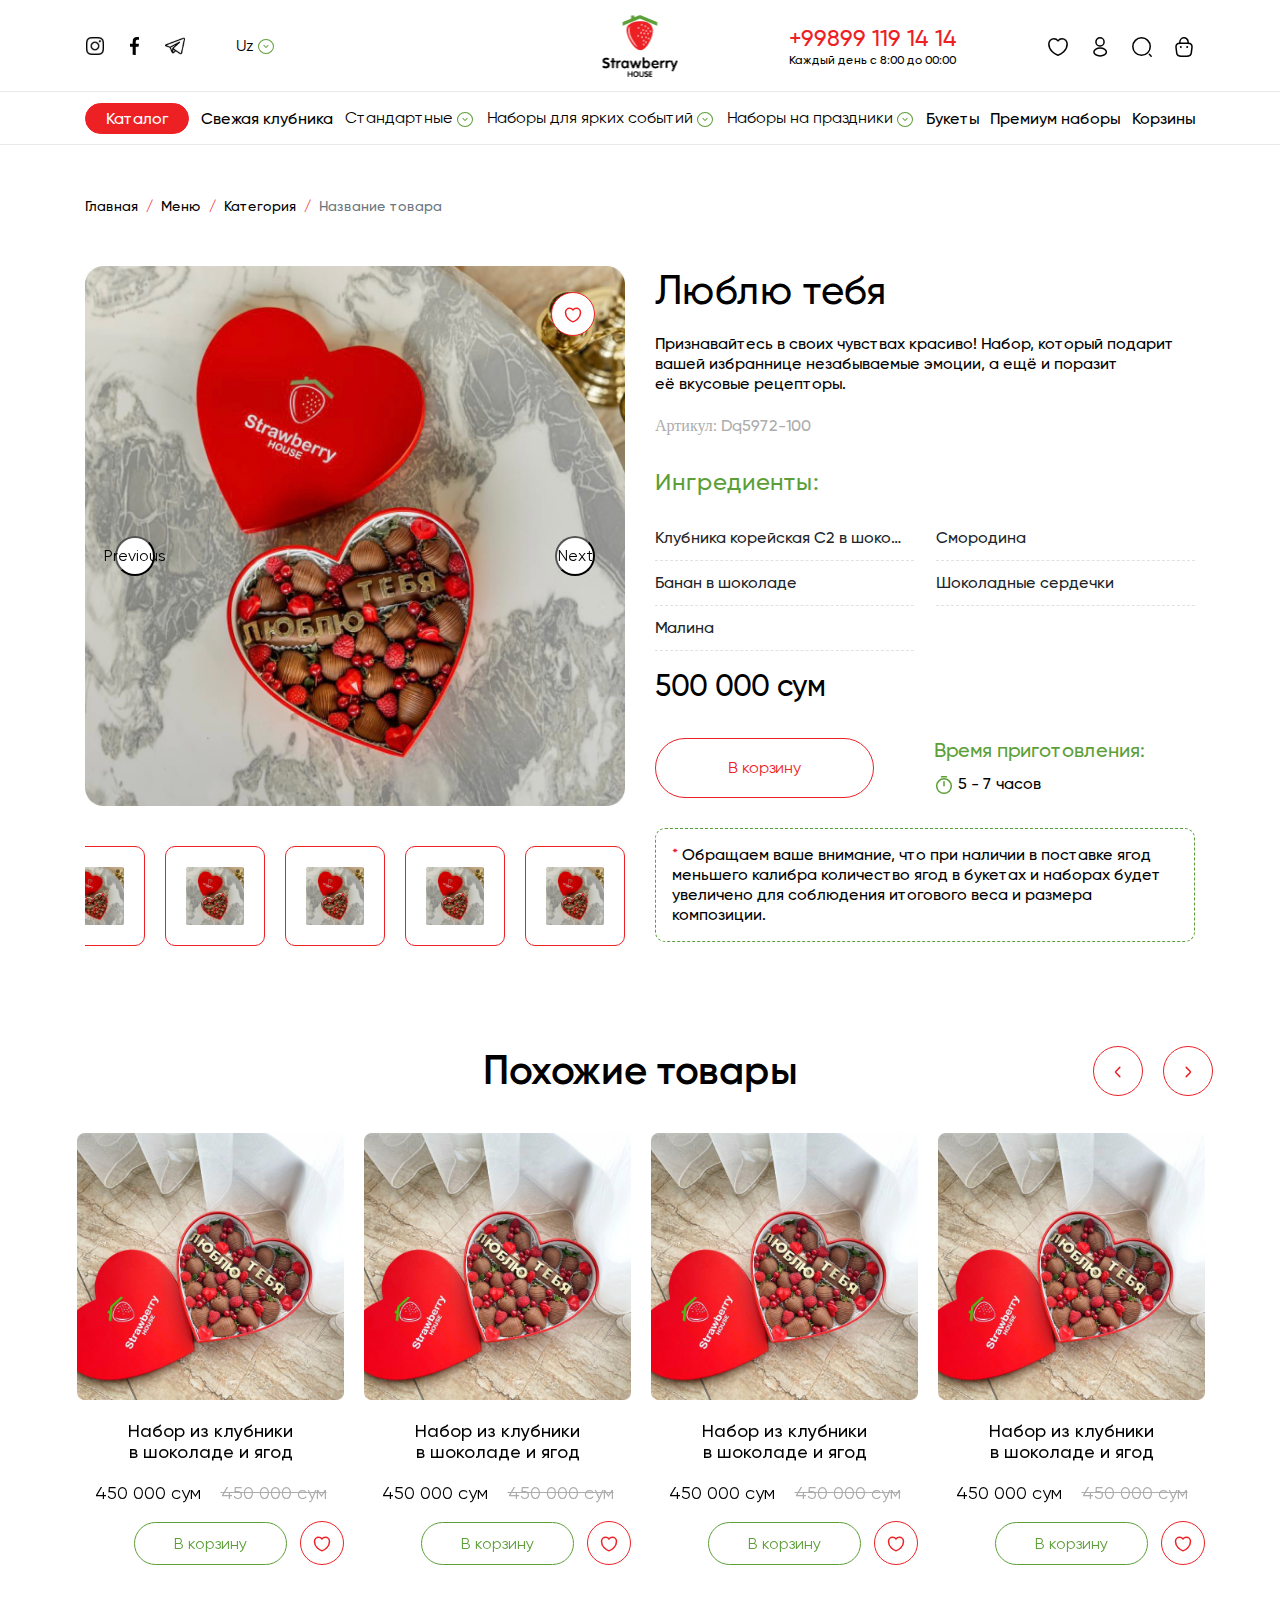
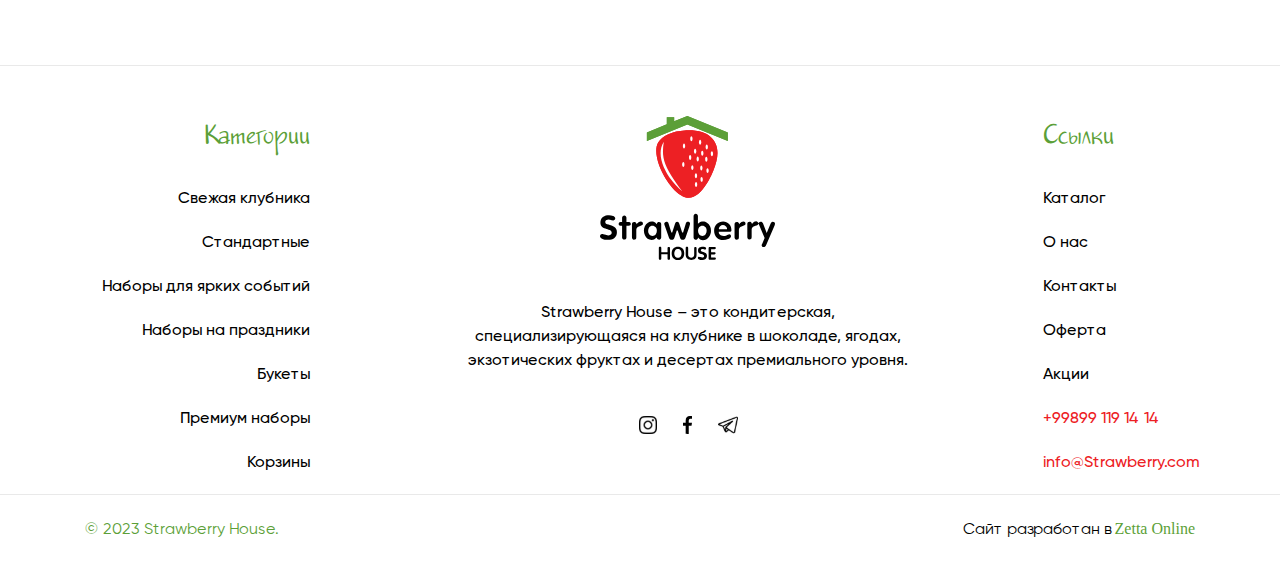
<file: product.html>
<!DOCTYPE html>
<html lang="en">
<head>
    <meta charset="UTF-8">
    <meta http-equiv="X-UA-Compatible" content="IE=edge">
    <meta name="viewport" content="width=device-width, initial-scale=1.0">

    <!-- CSS and FONTS -->
    <link rel="stylesheet" href="css/bootstrap.min.css" media="all">
    <link rel="stylesheet" href="css/slick.min.css" media="all">
    <link rel="stylesheet" href="css/style.css" media="all">
    <link rel="stylesheet" href="css/media.css" media="all">
    <link rel="stylesheet" href="fonts/stylesheet.css">

    <title>Document</title>
</head>
<body>
    <header class="main-header">
        <nav class="navbar navbar-expand-lg">
            <div class="container">
                <div class="collapse navbar-collapse es-navbar-container">
                    <ul class="navbar-nav es-navbar-social">
                        <li class="nav-item">
                            <a class="nav-link" href="#">
                                <img src="img/ic_instagram.svg" alt="instagram icon">
                            </a>
                        </li>
                        <li class="nav-item">
                            <a class="nav-link" href="#">
                                <img src="img/ic_facebook.svg" alt="facebook icon">
                            </a>
                        </li>
                        <li class="nav-item es-tg-item">
                            <a class="nav-link" href="#">
                                <img src="img/ic_telegram.svg" alt="telegram icon">
                            </a>
                        </li>
                        <li class="nav-item dropdown m-0">
                            <button class="nav-link btn dropdown-toggle" href="#" id="navbarDropdown" type="button"
                                data-toggle="dropdown" aria-haspopup="true" aria-expanded="false">
                                Uz
                                <img class="dropdown-icon" src="img/ic_dropdown.jpg" alt="down">
                            </button>
                            <div class="dropdown-menu" aria-labelledby="navbarDropdown">
                                <a class="dropdown-item" href="#">Русский</a>
                                <a class="dropdown-item" href="#">O'zbekcha</a>
                                <a class="dropdown-item  border-0" href="#">English</a>
                            </div>
                        </li>
                    </ul>
                    <div class="navbar-logo">
                        <a href="#">
                            <img src="img/header_logo.jpg" alt="logo">
                        </a>
                    </div>
                    <ul class="navbar-nav es-navbar-contact">
                        <li class="nav-item m-0">
                            <a class="contact-number" href="tel:998991191414">+99899 119 14 14</a>
                            <p class="working-hours">Каждый день с 8:00 до 00:00</p>
                        </li>
                        <li class="nav-item es-heart-item">
                            <a class="nav-link" href="#">
                                <img src="img/ic_heart.svg" alt="heart icon">
                            </a>
                        </li>
                        <li class="nav-item">
                            <a class="nav-link" href="#" data-toggle="modal" data-target="#registrationModal">
                                <img src="img/ic_profile.svg" alt="profile icon">
                            </a>
                        </li>
                        <li class="nav-item">
                            <a class="nav-link" href="#">
                                <img src="img/ic_search.svg" alt="search icon">
                            </a>
                        </li>
                        <li class="nav-item">
                            <a class="nav-link" href="#">
                                <img src="img/ic_bag.svg" alt="bag icon">
                            </a>
                        </li>
                    </ul>
                </div>
                <div class="navbar-wrp-sm">
                    <div class="navbar-nav">
                        <a href="#">
                            <img src="img/ic_logo_sm.svg" alt="logo">
                        </a>
                    </div>
                    <ul class="navbar-nav">
                        <li class="nav-item dropdown">
                            <button class="nav-link btn dropdown-toggle"  type="button" id="dropdownMenuButton" data-toggle="dropdown" aria-haspopup="true" aria-expanded="false">
                                <svg width="20" height="20" viewBox="0 0 20 20" fill="none" xmlns="http://www.w3.org/2000/svg">
                                    <path d="M10.0001 18.3333C14.6025 18.3333 18.3334 14.6024 18.3334 10C18.3334 5.39763 14.6025 1.66667 10.0001 1.66667C5.39771 1.66667 1.66675 5.39763 1.66675 10C1.66675 14.6024 5.39771 18.3333 10.0001 18.3333Z" stroke="black" stroke-linecap="round" stroke-linejoin="round"/>
                                    <path d="M6.66667 2.5H7.5C5.875 7.36667 5.875 12.6333 7.5 17.5H6.66667" stroke="black" stroke-linecap="round" stroke-linejoin="round"/>
                                    <path d="M12.5 2.5C14.125 7.36667 14.125 12.6333 12.5 17.5" stroke="black" stroke-linecap="round" stroke-linejoin="round"/>
                                    <path d="M2.5 13.3333V12.5C7.36667 14.125 12.6333 14.125 17.5 12.5V13.3333" stroke="black" stroke-linecap="round" stroke-linejoin="round"/>
                                    <path d="M2.5 7.5C7.36667 5.875 12.6333 5.875 17.5 7.5" stroke="black" stroke-linecap="round" stroke-linejoin="round"/>
                                </svg>
                            </button>
                            <div class="dropdown-menu" aria-labelledby="dropdownMenuButton">
                                <a class="dropdown-item" href="#">Русский</a>
                                <a class="dropdown-item" href="#">O'zbekcha</a>
                                <a class="dropdown-item" href="#">English</a>
                            </div>
                        </li>
                        <li class="nav-item">
                            <a class="nav-link" href="#">
                                <svg width="20" height="20" viewBox="0 0 20 20" fill="none" xmlns="http://www.w3.org/2000/svg">
                                    <path d="M9.5 17C13.6421 17 17 13.6421 17 9.5C17 5.35786 13.6421 2 9.5 2C5.35786 2 2 5.35786 2 9.5C2 13.6421 5.35786 17 9.5 17Z" stroke="black" stroke-linecap="round" stroke-linejoin="round"/>
                                    <path d="M18 18L16 16" stroke="black" stroke-linecap="round" stroke-linejoin="round"/>
                                </svg>
                            </a>
                        </li>
                        <li class="nav-item">
                            <a class="nav-link" href="#">
                                <svg width="20" height="20" viewBox="0 0 20 20" fill="none" xmlns="http://www.w3.org/2000/svg">
                                    <path d="M10.5163 17.3418C10.2329 17.4418 9.76626 17.4418 9.48293 17.3418C7.06626 16.5168 1.66626 13.0751 1.66626 7.24179C1.66626 4.66679 3.74126 2.58345 6.29959 2.58345C7.81626 2.58345 9.15793 3.31679 9.99959 4.45012C10.8413 3.31679 12.1913 2.58345 13.6996 2.58345C16.2579 2.58345 18.3329 4.66679 18.3329 7.24179C18.3329 13.0751 12.9329 16.5168 10.5163 17.3418Z" stroke="black" stroke-linecap="round" stroke-linejoin="round"/>
                                </svg>
                            </a>
                        </li>
                        <li class="nav-item">
                            <button class="btn nav-link" href="#" data-target="#menuModal" data-toggle="modal">
                                <svg width="36" height="36" viewBox="0 0 36 36" fill="none" xmlns="http://www.w3.org/2000/svg">
                                    <rect width="36" height="36" rx="18" fill="#5C9F38"/>
                                    <path d="M10 15H26" stroke="white" stroke-width="1.5" stroke-linecap="round"/>
                                    <path d="M10 21H26" stroke="white" stroke-width="1.5" stroke-linecap="round"/>
                                </svg>
                            </button>
                        </li>
                    </ul>
                </div>
            </div>
        </nav>
    </header>
    <main>
        <section class="secondary-navbar">
            <nav class="navbar">
                <div class="container">
                    <a class="navbar-brand btn-bg-red" href="#">Каталог</a>
                    <a class="navbar-brand" href="#">Свежая клубника</a>
                    <div class="navbar-brand dropdown">
                        <button class="btn dropdown-toggle" type="button" id="dropdownMenuButton" data-toggle="dropdown"
                            aria-haspopup="true" aria-expanded="false">
                            Стандартные
                            <img class="dropdown-icon" src="img/ic_dropdown.jpg" alt="down">
                        </button>
                        <div class="dropdown-menu" aria-labelledby="dropdownMenuButton">
                            <a class="dropdown-item" href="#">Action</a>
                            <a class="dropdown-item" href="#">Another action</a>
                            <a class="dropdown-item border-0" href="#">Something else here</a>
                        </div>
                    </div>
                    <div class="navbar-brand dropdown">
                        <button class="btn dropdown-toggle" type="button" id="dropdownMenuButton" data-toggle="dropdown"
                            aria-haspopup="true" aria-expanded="false">
                            Наборы для ярких событий
                            <img class="dropdown-icon" src="img/ic_dropdown.jpg" alt="down">
                        </button>
                        <div class="dropdown-menu" aria-labelledby="dropdownMenuButton">
                            <a class="dropdown-item" href="#">Action</a>
                            <a class="dropdown-item" href="#">Another action</a>
                            <a class="dropdown-item border-0" href="#">Something else here</a>
                        </div>
                    </div>
                    <div class="navbar-brand dropdown">
                        <button class="btn dropdown-toggle" type="button" id="dropdownMenuButton" data-toggle="dropdown"
                            aria-haspopup="true" aria-expanded="false">
                            Наборы на праздники
                            <img class="dropdown-icon" src="img/ic_dropdown.jpg" alt="down">
                        </button>
                        <div class="dropdown-menu" aria-labelledby="dropdownMenuButton">
                            <a class="dropdown-item" href="#">Action</a>
                            <a class="dropdown-item" href="#">Another action</a>
                            <a class="dropdown-item border-0" href="#">Something else here</a>
                        </div>
                    </div>
                    <a class="navbar-brand" href="#">Букеты</a>
                    <a class="navbar-brand" href="#">Премиум наборы</a>
                    <a class="navbar-brand" href="#">Корзины</a>
                </div>
            </nav>
        </section>
        <div class="container">
            <ol class="breadcrumb es-breadcrumb">
                <li class="breadcrumb-item"><a href="#">Главная</a></li>
                <li class="breadcrumb-item"><a href="#">Меню</a></li>
                <li class="breadcrumb-item"><a href="#">Категория</a></li>
                <li class="breadcrumb-item active" aria-current="page">Название товара</li>
            </ol>
        </div>
        <section class="product-section section-wrp">
            <div class="container">
                <div class="row">
                    <div class="col-md-6">
                        <div class="slider-for es-slider-for">
                            <!-- <button class="slick-prev slick-arrow">
                                <svg width="14" height="14" viewBox="0 0 14 14" fill="none" xmlns="http://www.w3.org/2000/svg">
                                    <path d="M5.22082 11.62L9.02416 7.81667C9.47333 7.3675 9.47333 6.63251 9.02416 6.18334L5.22083 2.38" stroke="#5C9F38" stroke-width="1.5" stroke-miterlimit="10" stroke-linecap="round" stroke-linejoin="round"/>
                                </svg>
                            </button> -->
                            <div class="es-slider-for-img">
                                <img class="img-fluid" src="img/product_s.jpg" alt="product">
                                <button class="btn-like btn-like-product">
                                    <svg width="18" height="16" viewBox="0 0 18 16" fill="none" xmlns="http://www.w3.org/2000/svg">
                                        <path d="M9.465 14.6075C9.21 14.6975 8.79 14.6975 8.535 14.6075C6.36 13.865 1.5 10.7675 1.5 5.51745C1.5 3.19995 3.3675 1.32495 5.67 1.32495C7.035 1.32495 8.2425 1.98495 9 3.00495C9.7575 1.98495 10.9725 1.32495 12.33 1.32495C14.6325 1.32495 16.5 3.19995 16.5 5.51745C16.5 10.7675 11.64 13.865 9.465 14.6075Z" stroke="#ED2024" stroke-width="1.5" stroke-linecap="round" stroke-linejoin="round"/>
                                    </svg>
                                </button>
                            </div>
                            <div class="es-slider-for-img">
                                <img class="img-fluid" src="img/product_s.jpg" alt="product">
                                <button class="btn-like btn-like-product">
                                    <svg width="18" height="16" viewBox="0 0 18 16" fill="none" xmlns="http://www.w3.org/2000/svg">
                                        <path d="M9.465 14.6075C9.21 14.6975 8.79 14.6975 8.535 14.6075C6.36 13.865 1.5 10.7675 1.5 5.51745C1.5 3.19995 3.3675 1.32495 5.67 1.32495C7.035 1.32495 8.2425 1.98495 9 3.00495C9.7575 1.98495 10.9725 1.32495 12.33 1.32495C14.6325 1.32495 16.5 3.19995 16.5 5.51745C16.5 10.7675 11.64 13.865 9.465 14.6075Z" stroke="#ED2024" stroke-width="1.5" stroke-linecap="round" stroke-linejoin="round"/>
                                    </svg>
                                </button>
                            </div>
                            <div class="es-slider-for-img">
                                <img class="img-fluid" src="img/product_s.jpg" alt="product">
                                <button class="btn-like btn-like-product">
                                    <svg width="18" height="16" viewBox="0 0 18 16" fill="none" xmlns="http://www.w3.org/2000/svg">
                                        <path d="M9.465 14.6075C9.21 14.6975 8.79 14.6975 8.535 14.6075C6.36 13.865 1.5 10.7675 1.5 5.51745C1.5 3.19995 3.3675 1.32495 5.67 1.32495C7.035 1.32495 8.2425 1.98495 9 3.00495C9.7575 1.98495 10.9725 1.32495 12.33 1.32495C14.6325 1.32495 16.5 3.19995 16.5 5.51745C16.5 10.7675 11.64 13.865 9.465 14.6075Z" stroke="#ED2024" stroke-width="1.5" stroke-linecap="round" stroke-linejoin="round"/>
                                    </svg>
                                </button>
                            </div>
                            <div class="es-slider-for-img">
                                <img class="img-fluid" src="img/product_s.jpg" alt="product">
                                <button class="btn-like btn-like-product">
                                    <svg width="18" height="16" viewBox="0 0 18 16" fill="none" xmlns="http://www.w3.org/2000/svg">
                                        <path d="M9.465 14.6075C9.21 14.6975 8.79 14.6975 8.535 14.6075C6.36 13.865 1.5 10.7675 1.5 5.51745C1.5 3.19995 3.3675 1.32495 5.67 1.32495C7.035 1.32495 8.2425 1.98495 9 3.00495C9.7575 1.98495 10.9725 1.32495 12.33 1.32495C14.6325 1.32495 16.5 3.19995 16.5 5.51745C16.5 10.7675 11.64 13.865 9.465 14.6075Z" stroke="#ED2024" stroke-width="1.5" stroke-linecap="round" stroke-linejoin="round"/>
                                    </svg>
                                </button>
                            </div>
                            <div class="es-slider-for-img">
                                <img class="img-fluid" src="img/product_s.jpg" alt="product">
                                <button class="btn-like btn-like-product">
                                    <svg width="18" height="16" viewBox="0 0 18 16" fill="none" xmlns="http://www.w3.org/2000/svg">
                                        <path d="M9.465 14.6075C9.21 14.6975 8.79 14.6975 8.535 14.6075C6.36 13.865 1.5 10.7675 1.5 5.51745C1.5 3.19995 3.3675 1.32495 5.67 1.32495C7.035 1.32495 8.2425 1.98495 9 3.00495C9.7575 1.98495 10.9725 1.32495 12.33 1.32495C14.6325 1.32495 16.5 3.19995 16.5 5.51745C16.5 10.7675 11.64 13.865 9.465 14.6075Z" stroke="#ED2024" stroke-width="1.5" stroke-linecap="round" stroke-linejoin="round"/>
                                    </svg>
                                </button>
                            </div>
                            <!-- <button class="slick-next slick-arrow slick-slide">
                                <svg width="14" height="14" viewBox="0 0 14 14" fill="none" xmlns="http://www.w3.org/2000/svg">
                                    <path d="M5.22082 11.62L9.02416 7.81667C9.47333 7.3675 9.47333 6.63251 9.02416 6.18334L5.22083 2.38" stroke="#5C9F38" stroke-width="1.5" stroke-miterlimit="10" stroke-linecap="round" stroke-linejoin="round"/>
                                </svg>
                            </button> -->
                        </div>
                        <div class="slider-nav es-slider-nav">
                            <img class="img-fluid" src="img/product_s.jpg" alt="product">
                            <img class="img-fluid" src="img/product_s.jpg" alt="product">
                            <img class="img-fluid" src="img/product_s.jpg" alt="product">
                            <img class="img-fluid" src="img/product_s.jpg" alt="product">
                            <img class="img-fluid" src="img/product_s.jpg" alt="product">
                        </div>
                    </div>
                    <div class="col-md-6">
                        <h1 class="pv-title">Люблю тебя</h1>
                        <p class="pv-desc">Признавайтесь в своих чувствах красиво! Набор, который подарит вашей избраннице незабываемые эмоции, а ещё и поразит её вкусовые рецепторы.</p>
                        <div class="pv-id">Артикул: <span>Dq5972-100</span> </div>
                        <h3 class="pv-table-title">Ингредиенты:</h3>
                        <table class="table table-bordered es-table-ingredients">
                            <tbody>
                                <tr>
                                    <td>Клубника корейская С2 в шоколаде</td>
                                    <td>Смородина</td>
                                </tr>
                                <tr>
                                    <td>Банан в шоколаде</td>
                                    <td>Шоколадные сердечки</td>
                                </tr>
                                <tr>
                                    <td>Малина</td>
                                </tr>
                            </tbody>
                        </table>
                        <div class="pv-price">500 000 сум</div>
                        <div class="pv-cart-wrp">
                            <button class="btn btn-red pv-btn">В корзину</button>
                            <div class="pv-cooking">
                                <p class="cooking-title">Время приготовления:</p>
                                <div class="cooking-time">
                                    <img src="img/ic_timer.svg" alt="timer">
                                    5 - 7 часов</div>
                            </div>
                        </div>
                        <div class="pv-attention"> <span>*</span> Обращаем ваше внимание, что при наличии в поставке ягод меньшего калибра количество ягод в букетах и наборах будет увеличено для соблюдения итогового
                            веса и размера композиции.</div>
                    </div>
                </div>
            </div>
        </section>
        <section class="carusel-product section-wrp">
            <div class="container">
                <h2 class="section-title section-title-sm">Похожие товары</h2>
                <div class="es-category-list product-slick" style="margin-left: -1.125rem;margin-right: -1.125rem;">
                    <div class="es-product-wrapper">
                        <div class="es-product-img">
                            <a href="#">
                                <img class="img-fluid" src="img/product.jpg" alt="product">
                            </a>
                        </div>
                        <div class="es-product-content">
                            <div class="es-product-title">
                                <a href="#">Набор из клубники в шоколаде и ягод с надписью «люблю тебя»</a>
                            </div>
                            <div class="es-prices">
                                <div class="discount-price">450 000 сум</div>
                                <div class="real-price">450 000 сум</div>
                            </div>
                            <button class="btn-cart">В корзину</button>
                        </div>
                        <button class="btn-like">
                            <svg width="18" height="16" viewBox="0 0 18 16" fill="none" xmlns="http://www.w3.org/2000/svg">
                                <path d="M9.465 14.6075C9.21 14.6975 8.79 14.6975 8.535 14.6075C6.36 13.865 1.5 10.7675 1.5 5.51745C1.5 3.19995 3.3675 1.32495 5.67 1.32495C7.035 1.32495 8.2425 1.98495 9 3.00495C9.7575 1.98495 10.9725 1.32495 12.33 1.32495C14.6325 1.32495 16.5 3.19995 16.5 5.51745C16.5 10.7675 11.64 13.865 9.465 14.6075Z" stroke="#ED2024" stroke-width="1.5" stroke-linecap="round" stroke-linejoin="round"/>
                            </svg>                                           
                        </button>
                    </div>
                    <div class="es-product-wrapper">
                        <div class="es-product-img">
                            <a href="#">
                                <img class="img-fluid" src="img/product.jpg" alt="product">
                            </a>
                        </div>
                        <div class="es-product-content">
                            <div class="es-product-title">
                                <a href="#">Набор из клубники в шоколаде и ягод с надписью «люблю тебя»</a>
                            </div>
                            <div class="es-prices">
                                <div class="discount-price">450 000 сум</div>
                                <div class="real-price">450 000 сум</div>
                            </div>
                            <button class="btn-cart">В корзину</button>
                        </div>
                        <button class="btn-like">
                            <svg width="18" height="16" viewBox="0 0 18 16" fill="none" xmlns="http://www.w3.org/2000/svg">
                                <path d="M9.465 14.6075C9.21 14.6975 8.79 14.6975 8.535 14.6075C6.36 13.865 1.5 10.7675 1.5 5.51745C1.5 3.19995 3.3675 1.32495 5.67 1.32495C7.035 1.32495 8.2425 1.98495 9 3.00495C9.7575 1.98495 10.9725 1.32495 12.33 1.32495C14.6325 1.32495 16.5 3.19995 16.5 5.51745C16.5 10.7675 11.64 13.865 9.465 14.6075Z" stroke="#ED2024" stroke-width="1.5" stroke-linecap="round" stroke-linejoin="round"/>
                            </svg>
                        </button>
                    </div>
                    <div class="es-product-wrapper">
                        <div class="es-product-img">
                            <a href="#">
                                <img class="img-fluid" src="img/product.jpg" alt="product">
                            </a>
                        </div>
                        <div class="es-product-content">
                            <div class="es-product-title">
                                <a href="#">Набор из клубники в шоколаде и ягод с надписью «люблю тебя»</a>
                            </div>
                            <div class="es-prices">
                                <div class="discount-price">450 000 сум</div>
                                <div class="real-price">450 000 сум</div>
                            </div>
                            <button class="btn-cart">В корзину</button>
                        </div>
                        <button class="btn-like">
                            <svg width="18" height="16" viewBox="0 0 18 16" fill="none" xmlns="http://www.w3.org/2000/svg">
                                <path d="M9.465 14.6075C9.21 14.6975 8.79 14.6975 8.535 14.6075C6.36 13.865 1.5 10.7675 1.5 5.51745C1.5 3.19995 3.3675 1.32495 5.67 1.32495C7.035 1.32495 8.2425 1.98495 9 3.00495C9.7575 1.98495 10.9725 1.32495 12.33 1.32495C14.6325 1.32495 16.5 3.19995 16.5 5.51745C16.5 10.7675 11.64 13.865 9.465 14.6075Z" stroke="#ED2024" stroke-width="1.5" stroke-linecap="round" stroke-linejoin="round"/>
                            </svg>                                           
                        </button>
                    </div>
                    <div class="es-product-wrapper">
                        <div class="es-product-img">
                            <a href="#">
                                <img class="img-fluid" src="img/product.jpg" alt="product">
                            </a>
                        </div>
                        <div class="es-product-content">
                            <div class="es-product-title">
                                <a href="#">Набор из клубники в шоколаде и ягод с надписью «люблю тебя»</a>
                            </div>
                            <div class="es-prices">
                                <div class="discount-price">450 000 сум</div>
                                <div class="real-price">450 000 сум</div>
                            </div>
                            <button class="btn-cart">В корзину</button>
                        </div>
                        <button class="btn-like">
                            <svg width="18" height="16" viewBox="0 0 18 16" fill="none" xmlns="http://www.w3.org/2000/svg">
                                <path d="M9.465 14.6075C9.21 14.6975 8.79 14.6975 8.535 14.6075C6.36 13.865 1.5 10.7675 1.5 5.51745C1.5 3.19995 3.3675 1.32495 5.67 1.32495C7.035 1.32495 8.2425 1.98495 9 3.00495C9.7575 1.98495 10.9725 1.32495 12.33 1.32495C14.6325 1.32495 16.5 3.19995 16.5 5.51745C16.5 10.7675 11.64 13.865 9.465 14.6075Z" stroke="#ED2024" stroke-width="1.5" stroke-linecap="round" stroke-linejoin="round"/>
                            </svg>                                          
                        </button>
                    </div>
                    <div class="es-product-wrapper">
                        <div class="es-product-img">
                            <a href="#">
                                <img class="img-fluid" src="img/product.jpg" alt="product">
                            </a>
                        </div>
                        <div class="es-product-content">
                            <div class="es-product-title">
                                <a href="#">Набор из клубники в шоколаде и ягод с надписью «люблю тебя»</a>
                            </div>
                            <div class="es-prices">
                                <div class="discount-price">450 000 сум</div>
                                <div class="real-price">450 000 сум</div>
                            </div>
                            <button class="btn-cart">В корзину</button>
                        </div>
                        <button class="btn-like">
                            <svg width="18" height="16" viewBox="0 0 18 16" fill="none" xmlns="http://www.w3.org/2000/svg">
                                <path d="M9.465 14.6075C9.21 14.6975 8.79 14.6975 8.535 14.6075C6.36 13.865 1.5 10.7675 1.5 5.51745C1.5 3.19995 3.3675 1.32495 5.67 1.32495C7.035 1.32495 8.2425 1.98495 9 3.00495C9.7575 1.98495 10.9725 1.32495 12.33 1.32495C14.6325 1.32495 16.5 3.19995 16.5 5.51745C16.5 10.7675 11.64 13.865 9.465 14.6075Z" stroke="#ED2024" stroke-width="1.5" stroke-linecap="round" stroke-linejoin="round"/>
                            </svg>
                        </button>
                    </div>
                    <div class="es-product-wrapper">
                        <div class="es-product-img">
                            <a href="#">
                                <img class="img-fluid" src="img/product.jpg" alt="product">
                            </a>
                        </div>
                        <div class="es-product-content">
                            <div class="es-product-title">
                                <a href="#">Набор из клубники в шоколаде и ягод с надписью «люблю тебя»</a>
                            </div>
                            <div class="es-prices">
                                <div class="discount-price">450 000 сум</div>
                                <div class="real-price">450 000 сум</div>
                            </div>
                            <button class="btn-cart">В корзину</button>
                        </div>
                        <button class="btn-like">
                            <svg width="18" height="16" viewBox="0 0 18 16" fill="none" xmlns="http://www.w3.org/2000/svg">
                                <path d="M9.465 14.6075C9.21 14.6975 8.79 14.6975 8.535 14.6075C6.36 13.865 1.5 10.7675 1.5 5.51745C1.5 3.19995 3.3675 1.32495 5.67 1.32495C7.035 1.32495 8.2425 1.98495 9 3.00495C9.7575 1.98495 10.9725 1.32495 12.33 1.32495C14.6325 1.32495 16.5 3.19995 16.5 5.51745C16.5 10.7675 11.64 13.865 9.465 14.6075Z" stroke="#ED2024" stroke-width="1.5" stroke-linecap="round" stroke-linejoin="round"/>
                            </svg>                                           
                        </button>
                    </div>
                    <div class="es-product-wrapper">
                        <div class="es-product-img">
                            <a href="#">
                                <img class="img-fluid" src="img/product.jpg" alt="product">
                            </a>
                        </div>
                        <div class="es-product-content">
                            <div class="es-product-title">
                                <a href="#">Набор из клубники в шоколаде и ягод с надписью «люблю тебя»</a>
                            </div>
                            <div class="es-prices">
                                <div class="discount-price">450 000 сум</div>
                                <div class="real-price">450 000 сум</div>
                            </div>
                            <button class="btn-cart">В корзину</button>
                        </div>
                        <button class="btn-like">
                            <svg width="18" height="16" viewBox="0 0 18 16" fill="none" xmlns="http://www.w3.org/2000/svg">
                                <path d="M9.465 14.6075C9.21 14.6975 8.79 14.6975 8.535 14.6075C6.36 13.865 1.5 10.7675 1.5 5.51745C1.5 3.19995 3.3675 1.32495 5.67 1.32495C7.035 1.32495 8.2425 1.98495 9 3.00495C9.7575 1.98495 10.9725 1.32495 12.33 1.32495C14.6325 1.32495 16.5 3.19995 16.5 5.51745C16.5 10.7675 11.64 13.865 9.465 14.6075Z" stroke="#ED2024" stroke-width="1.5" stroke-linecap="round" stroke-linejoin="round"/>
                            </svg>                                          
                        </button>
                    </div>
                </div>
            </div>
        </section>
    </main>
    <footer class="main-footer">
        <div class="container">
            <div class="row">
                <div class="col-md-7 md-hide">
                    <div class="footer-center-wrp">
                        <div class="footer-logo-wrp">
                            <a href="#">
                                <img class="footer-logo" src="img/footer_logo.svg" alt="logo">
                            </a>
                        </div>
                        <p class="about-company">Strawberry House – это кондитерская, специализирующаяся на клубнике в шоколаде, ягодах, экзотических фруктах и десертах премиального уровня.</p>
                        <div class="footer-socials-wrp">
                            <div class="footer-social">
                                <a href="#">
                                    <img src="img/ic_instagram.svg" alt="instagram icon">
                                </a>
                            </div>
                            <div class="footer-social">
                                <a href="#">
                                    <img src="img/ic_facebook.svg" alt="facebook icon">
                                </a>
                            </div>
                            <div class="footer-social m-0">
                                <a href="#">
                                    <img src="img/ic_telegram.svg" alt="telegram icon">
                                </a>
                            </div>
                        </div>
                    </div>
                </div>
                <div class="col-md-3">
                    <div class="footer-left-wrp">
                        <h4 class="footer-nav">Категории</h4>
                        <ul class="footer-links">
                            <li class="footer-link">
                                <a href="#">Свежая клубника</a>
                            </li>
                            <li class="footer-link">
                                <a href="#">Стандартные</a>
                            </li>
                            <li class="footer-link">
                                <a href="#">Наборы для ярких событий</a>
                            </li>
                            <li class="footer-link">
                                <a href="#">Наборы на праздники</a>
                            </li>
                            <li class="footer-link">
                                <a href="#">Букеты</a>
                            </li>
                            <li class="footer-link">
                                <a href="#">Премиум наборы</a>
                            </li>
                            <li class="footer-link">
                                <a href="#">Корзины</a>
                            </li>
                        </ul>
                    </div>
                </div>
                <div class="col-md-7 sm-hide">
                    <div class="footer-center-wrp">
                        <div class="footer-logo-wrp">
                            <a href="#">
                                <img src="img/footer_logo.svg" alt="logo">
                            </a>
                        </div>
                        <p class="about-company">Strawberry House – это кондитерская, специализирующаяся на клубнике в шоколаде, ягодах, экзотических фруктах и десертах премиального уровня.</p>
                        <div class="footer-socials-wrp">
                            <div class="footer-social">
                                <a href="#">
                                    <img src="img/ic_instagram.svg" alt="instagram icon">
                                </a>
                            </div>
                            <div class="footer-social">
                                <a href="#">
                                    <img src="img/ic_facebook.svg" alt="facebook icon">
                                </a>
                            </div>
                            <div class="footer-social m-0">
                                <a href="#">
                                    <img src="img/ic_telegram.svg" alt="telegram icon">
                                </a>
                            </div>
                        </div>
                    </div>
                </div>
                <div class="col-md-2">
                    <div class="footer-right-wrp">
                        <h4 class="footer-nav">Ссылки</h4>
                        <ul class="footer-links">
                            <li class="footer-link">
                                <a href="#">Каталог</a>
                            </li>
                            <li class="footer-link">
                                <a href="#">О нас</a>
                            </li>
                            <li class="footer-link">
                                <a href="#">Контакты</a>
                            </li>
                            <li class="footer-link">
                                <a href="#">Оферта</a>
                            </li>
                            <li class="footer-link">
                                <a href="#">Акции</a>
                            </li>
                            <li class="footer-contact">
                                <a href="tel:998991191414">+99899 119 14 14</a>
                            </li>
                            <li class="footer-contact m-0">
                                <a href="#">info@Strawberry.com</a>
                            </li>
                        </ul>
                    </div>
                </div>
            </div>
        </div>
        <div class="es-footer-bottom">
            <div class="container">
                <div class="es-footer-bottom-content">
                    <div class="es-footer-copyright">© 2023 Strawberry House.</div>
                    <div class="es-footer-developer">Сайт разработан в <a href="#">Zetta Online</a></div>
                </div>
            </div>
        </div>
    </footer>
    <a href="#top" id="back-top">
        <img alt="To Top" src="/img/ic_top.svg"/>
    </a>

    <!-- Mobile Tabs -->
    <div class="mobile-nav d-lg-none">
        <ul class="nav">
            <li class="nav-item">
                <a class="nav-link active" href="/ru">
                    <img src="/img/ic_main_active.svg" />
                    <span class="menu-title">Главная</span>
                </a>
            </li>
            <li class="nav-item">
                <a class="nav-link" href="/ru/menu">
                    <img src="/img/ic_menu_mini.svg" />
                    <span class="menu-title">Меню</span>
                </a>
            </li>
            <li class="nav-item">
                <a class="nav-link" href="/ru/cart">
                    <img src="/img/ic_cart_mini.svg" />
                    <span class="menu-title">Корзина</span>
                </a>
            </li>
            <li class="nav-item">
                <a class="nav-link" data-target="#authModal" data-toggle="modal" href="#">
                    <img src="/img/ic_profile_mini.svg" />
                    <span class="menu-title">Профиль</span>
                </a>
            </li>
        </ul>
    </div>

    <!-- Menu Modal -->
    <div class="modal fade d-lg-none" id="menuModal" tabindex="-1" aria-labelledby="menuModalLabel" aria-hidden="true">
        <div class="modal-dialog-scrollable">
            <div class="modal-content">
                <div class="modal-header es-menu-modal-header">
                    <div class="navbar-wrp-sm">
                        <div class="navbar-nav">
                            <a href="#">
                                <img src="img/ic_logo_sm.svg" alt="logo">
                            </a>
                        </div>
                        <ul class="navbar-nav">
                            <li class="nav-item dropdown">
                                <button class="nav-link btn dropdown-toggle"  type="button" id="dropdownMenuButton" data-toggle="dropdown" aria-haspopup="true" aria-expanded="false">
                                    <svg width="20" height="20" viewBox="0 0 20 20" fill="none" xmlns="http://www.w3.org/2000/svg">
                                        <path d="M10.0001 18.3333C14.6025 18.3333 18.3334 14.6024 18.3334 10C18.3334 5.39763 14.6025 1.66667 10.0001 1.66667C5.39771 1.66667 1.66675 5.39763 1.66675 10C1.66675 14.6024 5.39771 18.3333 10.0001 18.3333Z" stroke="black" stroke-linecap="round" stroke-linejoin="round"/>
                                        <path d="M6.66667 2.5H7.5C5.875 7.36667 5.875 12.6333 7.5 17.5H6.66667" stroke="black" stroke-linecap="round" stroke-linejoin="round"/>
                                        <path d="M12.5 2.5C14.125 7.36667 14.125 12.6333 12.5 17.5" stroke="black" stroke-linecap="round" stroke-linejoin="round"/>
                                        <path d="M2.5 13.3333V12.5C7.36667 14.125 12.6333 14.125 17.5 12.5V13.3333" stroke="black" stroke-linecap="round" stroke-linejoin="round"/>
                                        <path d="M2.5 7.5C7.36667 5.875 12.6333 5.875 17.5 7.5" stroke="black" stroke-linecap="round" stroke-linejoin="round"/>
                                    </svg>
                                </button>
                                <div class="dropdown-menu" aria-labelledby="dropdownMenuButton">
                                    <a class="dropdown-item" href="#">Русский</a>
                                <a class="dropdown-item" href="#">O'zbekcha</a>
                                <a class="dropdown-item" href="#">English</a>
                                </div>
                            </li>
                            <li class="nav-item">
                                <a class="nav-link" href="#">
                                    <svg width="20" height="20" viewBox="0 0 20 20" fill="none" xmlns="http://www.w3.org/2000/svg">
                                        <path d="M9.5 17C13.6421 17 17 13.6421 17 9.5C17 5.35786 13.6421 2 9.5 2C5.35786 2 2 5.35786 2 9.5C2 13.6421 5.35786 17 9.5 17Z" stroke="black" stroke-linecap="round" stroke-linejoin="round"/>
                                        <path d="M18 18L16 16" stroke="black" stroke-linecap="round" stroke-linejoin="round"/>
                                    </svg>
                                </a>
                            </li>
                            <li class="nav-item">
                                <a class="nav-link" href="#">
                                    <svg width="20" height="20" viewBox="0 0 20 20" fill="none" xmlns="http://www.w3.org/2000/svg">
                                        <path d="M10.5163 17.3418C10.2329 17.4418 9.76626 17.4418 9.48293 17.3418C7.06626 16.5168 1.66626 13.0751 1.66626 7.24179C1.66626 4.66679 3.74126 2.58345 6.29959 2.58345C7.81626 2.58345 9.15793 3.31679 9.99959 4.45012C10.8413 3.31679 12.1913 2.58345 13.6996 2.58345C16.2579 2.58345 18.3329 4.66679 18.3329 7.24179C18.3329 13.0751 12.9329 16.5168 10.5163 17.3418Z" stroke="black" stroke-linecap="round" stroke-linejoin="round"/>
                                    </svg>
                                </a>
                            </li>
                            <li class="nav-item">
                                <button type="button" class="btn p-0 btn-close"  data-dismiss="modal" aria-label="Close">
                                    <svg width="36" height="36" viewBox="0 0 36 36" fill="none" xmlns="http://www.w3.org/2000/svg">
                                        <rect width="36" height="36" rx="18" fill="#5C9F38"/>
                                        <path d="M11.7979 25C11.5937 25 11.3896 24.9219 11.2333 24.7672C10.9222 24.4562 10.9222 23.9506 11.2333 23.6396L23.6391 11.2348C23.9501 10.9238 24.4557 10.9238 24.7667 11.2348C25.0778 11.5458 25.0778 12.0514 24.7667 12.3624L12.3609 24.7672C12.2062 24.9219 12.0021 25 11.7979 25Z" fill="white"/>
                                        <path d="M24.2037 25C23.9995 25 23.7954 24.9219 23.6391 24.7672L11.2333 12.3608C10.9222 12.0498 10.9222 11.5442 11.2333 11.2332C11.5443 10.9223 12.0499 10.9223 12.3609 11.2332L24.7667 23.638C25.0778 23.949 25.0778 24.4546 24.7667 24.7656C24.612 24.9219 24.4079 25 24.2037 25Z" fill="white"/>
                                    </svg>
                                </button>
                            </li>
                        </ul>
                    </div>
                </div>
                <div class="modal-body es-menu-modal-body">
                    <div class="dropdowns-sm-wrapper">
                        <div class="btn-group dropright es-dropdown-wrp">
                            <button type="button" class="btn es-btn-dropdown dropdown-toggle red-color" data-toggle="dropdown"
                                aria-expanded="false">
                                Каталог
                                <img class="dropdown-arrow" src="img/ic_arrow_menu.svg" alt="arrow">
                            </button>
                            <div class="dropdown-menu"></div>
                        </div>
                        <div class="btn-group dropright es-dropdown-wrp">
                            <button type="button" class="btn es-btn-dropdown dropdown-toggle" data-toggle="dropdown"
                                aria-expanded="false">
                                Свежая клубника
                                <img class="dropdown-arrow" src="img/ic_arrow_menu.svg" alt="arrow">
                            </button>
                            <div class="dropdown-menu"></div>
                        </div>
                        <div class="btn-group dropright es-dropdown-wrp">
                            <button type="button" class="btn es-btn-dropdown dropdown-toggle" data-toggle="dropdown"
                                aria-expanded="false">
                                Стандартные
                                <img class="dropdown-arrow" src="img/ic_arrow_menu.svg" alt="arrow">
                            </button>
                            <div class="dropdown-menu"></div>
                        </div>
                        <div class="btn-group dropright es-dropdown-wrp">
                            <button type="button" class="btn es-btn-dropdown dropdown-toggle" data-toggle="dropdown"
                                aria-expanded="false">
                                Наборы для ярких событий
                                <img class="dropdown-arrow" src="img/ic_arrow_menu.svg" alt="arrow">
                            </button>
                            <div class="dropdown-menu"></div>
                        </div>
                        <div class="btn-group dropright es-dropdown-wrp">
                            <button type="button" class="btn es-btn-dropdown dropdown-toggle" data-toggle="dropdown"
                                aria-expanded="false">
                                Наборы на праздники
                                <img class="dropdown-arrow" src="img/ic_arrow_menu.svg" alt="arrow">
                            </button>
                            <div class="dropdown-menu"></div>
                        </div>
                        <div class="btn-group dropright es-dropdown-wrp">
                            <button type="button" class="btn es-btn-dropdown dropdown-toggle" data-toggle="dropdown"
                                aria-expanded="false">
                                Букеты
                                <img class="dropdown-arrow" src="img/ic_arrow_menu.svg" alt="arrow">
                            </button>
                            <div class="dropdown-menu"></div>
                        </div>
                        <div class="btn-group dropright es-dropdown-wrp">
                            <button type="button" class="btn es-btn-dropdown dropdown-toggle" data-toggle="dropdown"
                                aria-expanded="false">
                                Премиум наборы
                                <img class="dropdown-arrow" src="img/ic_arrow_menu.svg" alt="arrow">
                            </button>
                            <div class="dropdown-menu"></div>
                        </div>
                        <div class="btn-group dropright es-dropdown-wrp border-0">
                            <button type="button" class="btn es-btn-dropdown dropdown-toggle" data-toggle="dropdown"
                                aria-expanded="false">
                                Корзины
                                <img class="dropdown-arrow" src="img/ic_arrow_menu.svg" alt="arrow">
                            </button>
                            <div class="dropdown-menu"></div>
                        </div>
                    </div>
                    <ul class="footer-links">
                        <li class="footer-link">
                            <a href="#">Каталог</a>
                        </li>
                        <li class="footer-link">
                            <a href="#">О нас</a>
                        </li>
                        <li class="footer-link">
                            <a href="#">Контакты</a>
                        </li>
                        <li class="footer-link">
                            <a href="#">Оферта</a>
                        </li>
                        <li class="footer-link">
                            <a href="#">Акции</a>
                        </li>
                        <li class="footer-contact-menu">
                            <a href="tel:998991191414">+99899 119 14 14</a>
                            <p class="working-hours">Каждый день с 8:00 до 00:00</p>
                        </li>
                        <div class="footer-socials-wrp">
                            <div class="footer-social">
                                <a href="#">
                                    <img src="img/ic_instagram.svg" alt="instagram icon">
                                </a>
                            </div>
                            <div class="footer-social">
                                <a href="#">
                                    <img src="img/ic_facebook.svg" alt="facebook icon">
                                </a>
                            </div>
                            <div class="footer-social m-0">
                                <a href="#">
                                    <img src="img/ic_telegram.svg" alt="telegram icon">
                                </a>
                            </div>
                        </div>
                    </ul>
                </div>
            </div>
        </div>
    </div>

    <!-- Registration Modal -->
    <div class="modal fade" id="registrationModal" tabindex="-1" aria-labelledby="registrationModalLabel" aria-hidden="true">
        <div class="modal-dialog modal-dialog-centered">
            <div class="modal-content">
                <div class="modal-header">
                    <button class="btn btn-close-modal" class="close" data-dismiss="modal" aria-label="Close">
                        <svg width="24" height="24" viewBox="0 0 24 24" fill="none" xmlns="http://www.w3.org/2000/svg">
                            <path d="M12 22C17.5 22 22 17.5 22 12C22 6.5 17.5 2 12 2C6.5 2 2 6.5 2 12C2 17.5 6.5 22 12 22Z" stroke="#ED2024" stroke-width="1.5" stroke-linecap="round" stroke-linejoin="round"/>
                            <path d="M9.17004 14.8299L14.83 9.16992" stroke="#ED2024" stroke-width="1.5" stroke-linecap="round" stroke-linejoin="round"/>
                            <path d="M14.83 14.8299L9.17004 9.16992" stroke="#ED2024" stroke-width="1.5" stroke-linecap="round" stroke-linejoin="round"/>
                        </svg>
                    </button>
                </div>
                <div class="modal-body">
                    <div class="text-center">
                        <img class="img-fluid modal-logo" src="img/header_logo.jpg" alt="logo">
                    </div>
                    <div class="gender-wrp">
                        <label class="control-label es-control-label">Выберите пол</label>
                        <input type="hidden" name="OrderForm[gender]" value="">
                        <div id="orderform-gender" class="d-flex" role="radiogroup">
                            <label class="radio-label es-radio-label"><input type="radio" name="OrderForm[gender]" value="male">Мужской</label>
                            <label class="radio-label"><input type="radio" name="OrderForm[gender]" value="female">Женский</label>
                        </div>
                    </div>
                    <div class="es-form-modal-wrp">
                        <div class="form-group es-form-group">
                            <input type="text" class="form-control es-form-control" id="InputNameModal"
                                placeholder="* Ваше имя">
                        </div>
                        <div class="form-group es-form-group">
                            <input type="text" onfocus="(this.type='date')" class="form-control es-form-control" id="InputDateModal"
                                placeholder="* Дата рождения">
                        </div>
                        <div class="form-group es-form-group">
                            <input type="text" class="form-control es-form-control" name="OrderForm[phone]"
                                id="InputPhoneNumberModal" data-plugin="phone-mask" placeholder="+99890 990 90 90">
                        </div>
                        <div class="form-group es-form-group">
                            <input type="password" class="form-control es-form-control" id="InputCodeModal"
                                placeholder="* Введите код">
                        </div>
                    </div>
                    <button class="btn btn-width btn-bg-green" href="#">Далее</button>
                </div>
            </div>
        </div>
    </div>

    <script src="js/jquery.min.js"></script>
    <script src="js/poper.min.js"></script>
    <script src="js/bootstrap.min.js" async></script>
    <script src="js/slick.min.js"></script>
    <script src="js/jquery.inputmask.bundle.js"></script>
    <script src="js/sweet.alert.min.js"></script>
    <script src="js/app.js?v=1.0.4"></script>
</body>
</html>
</file>
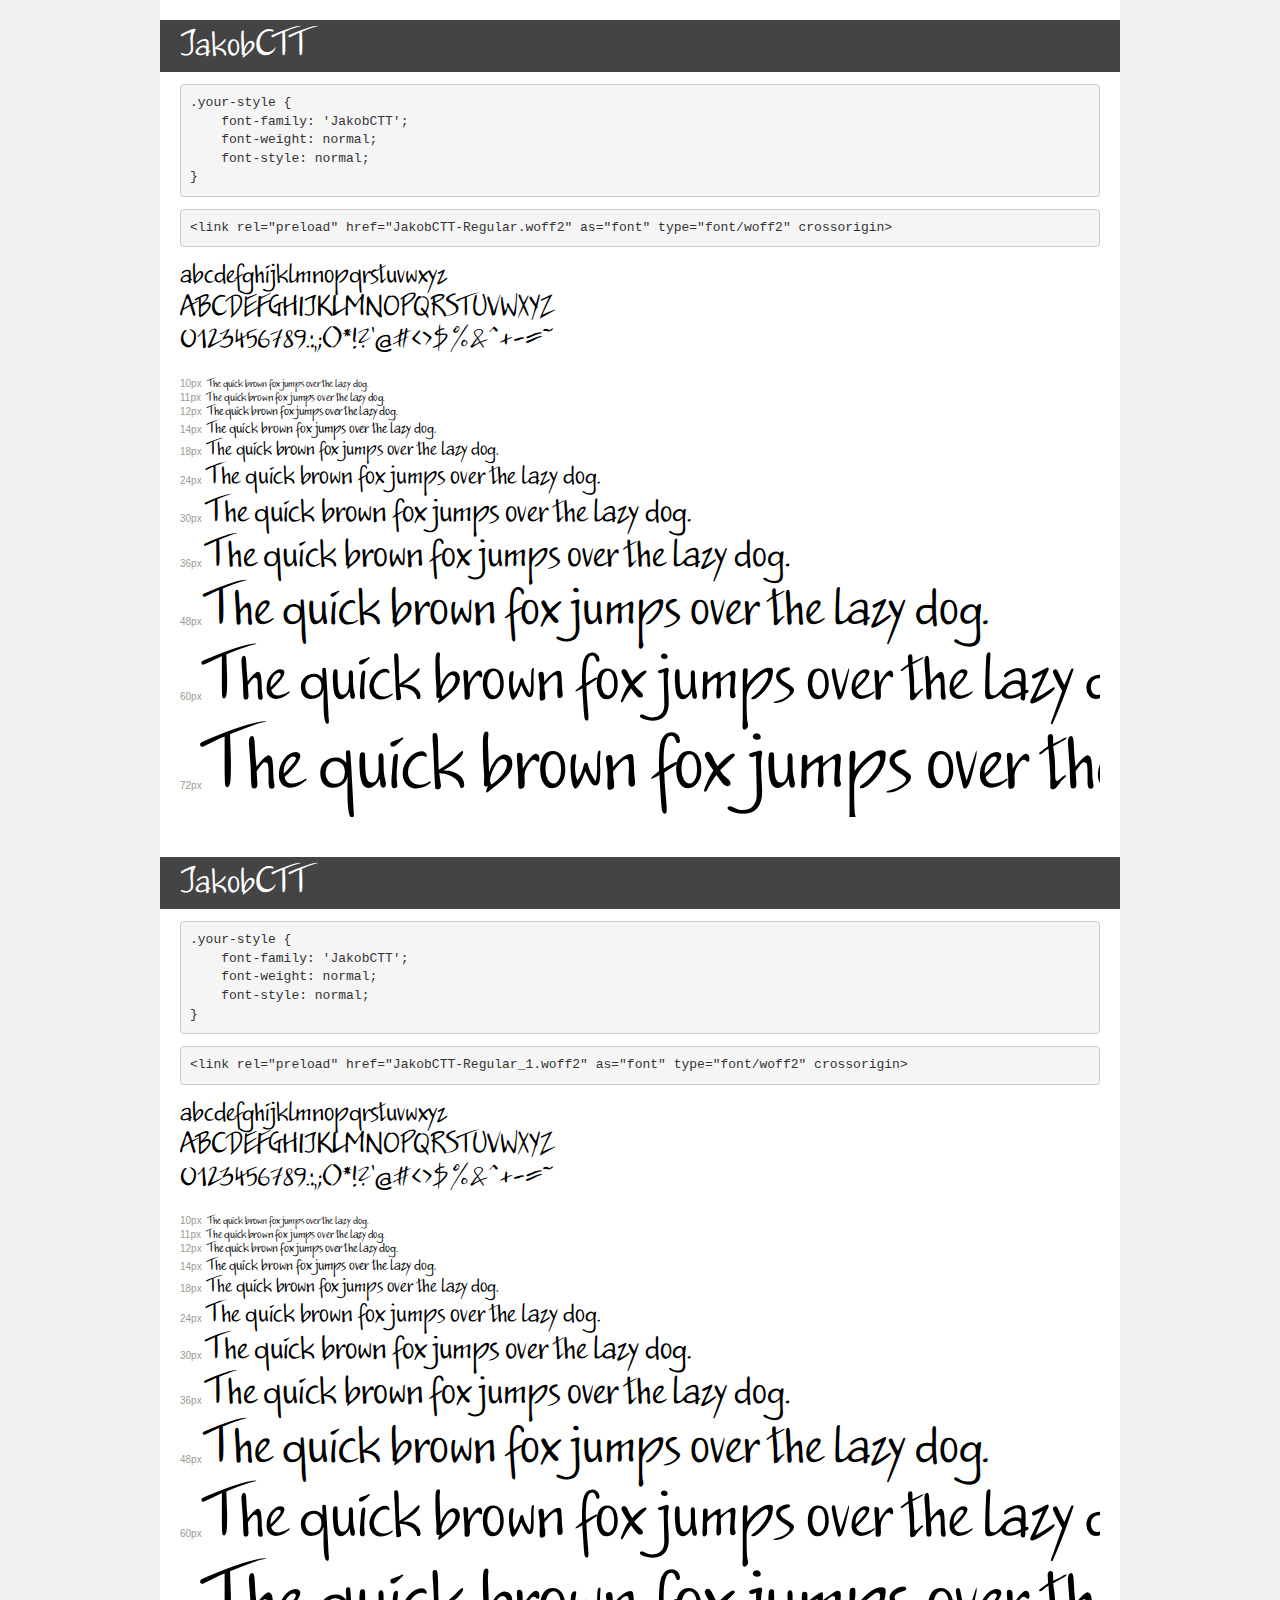
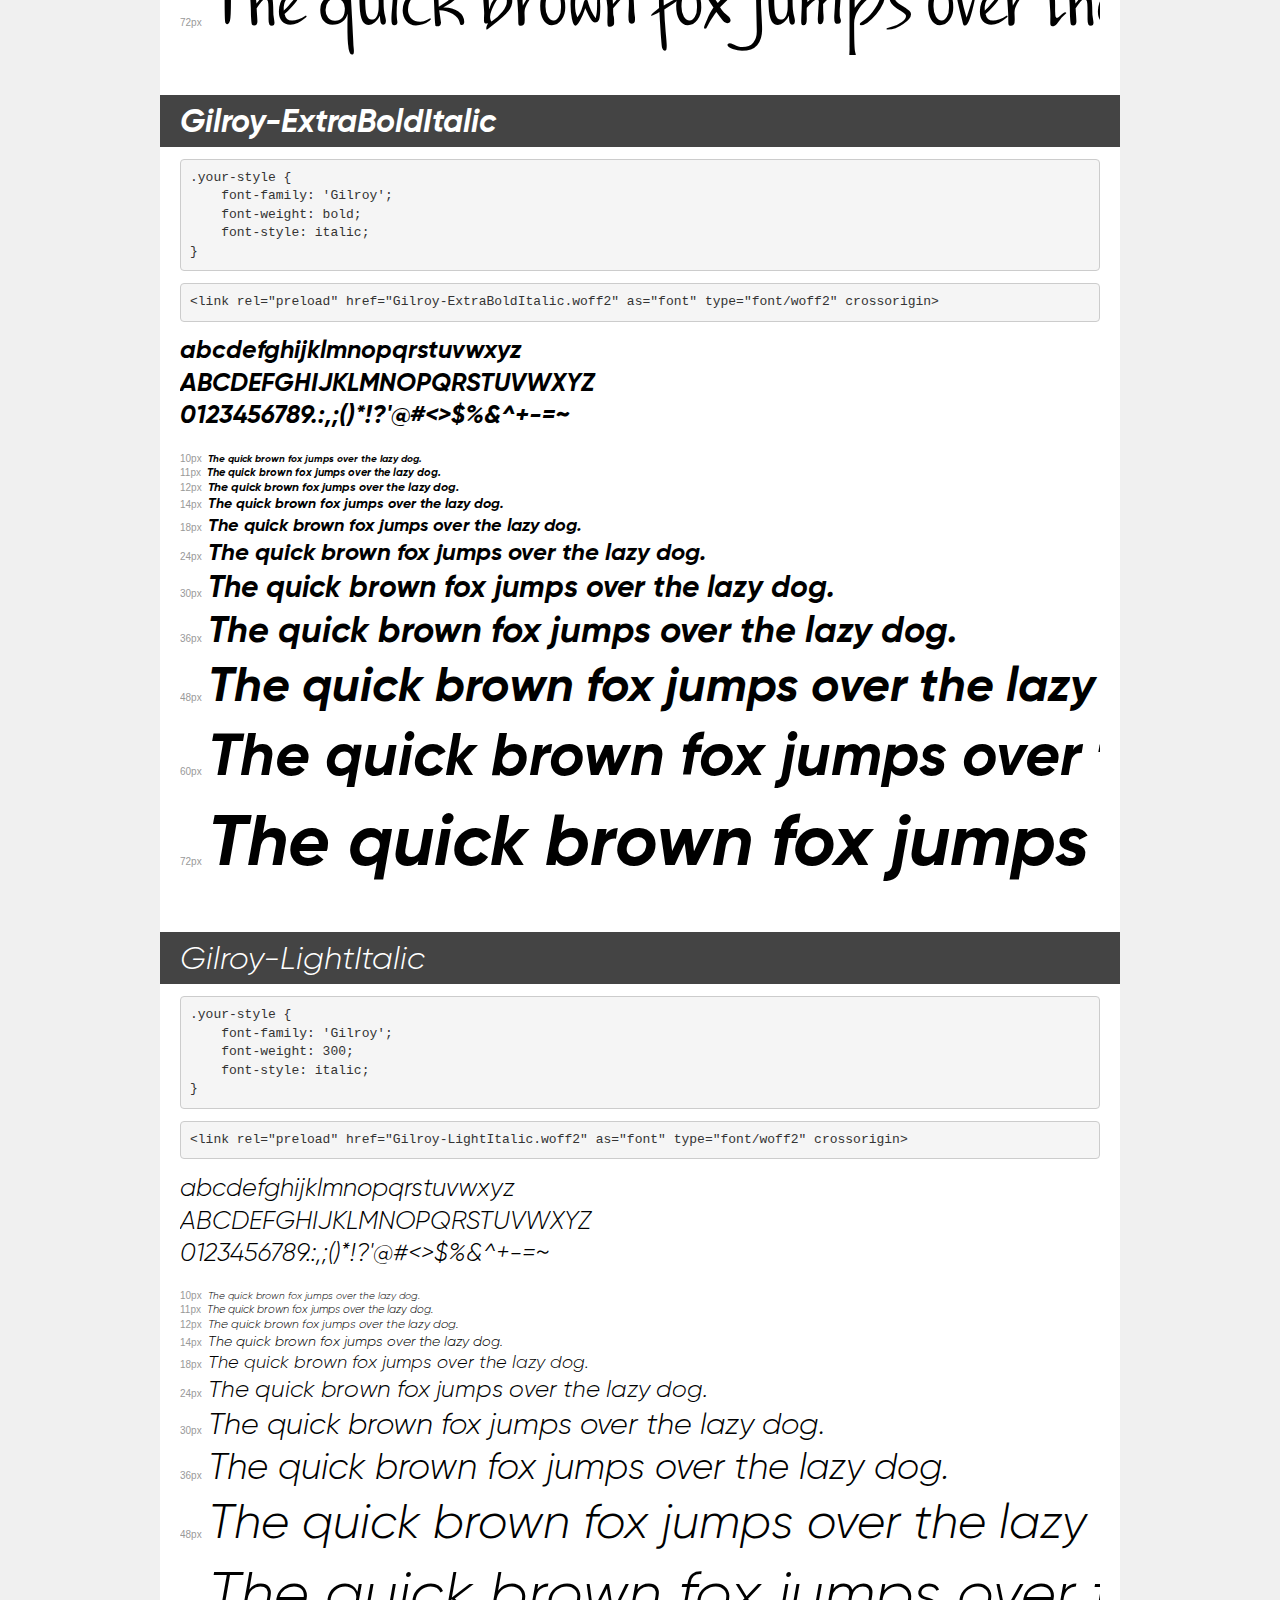
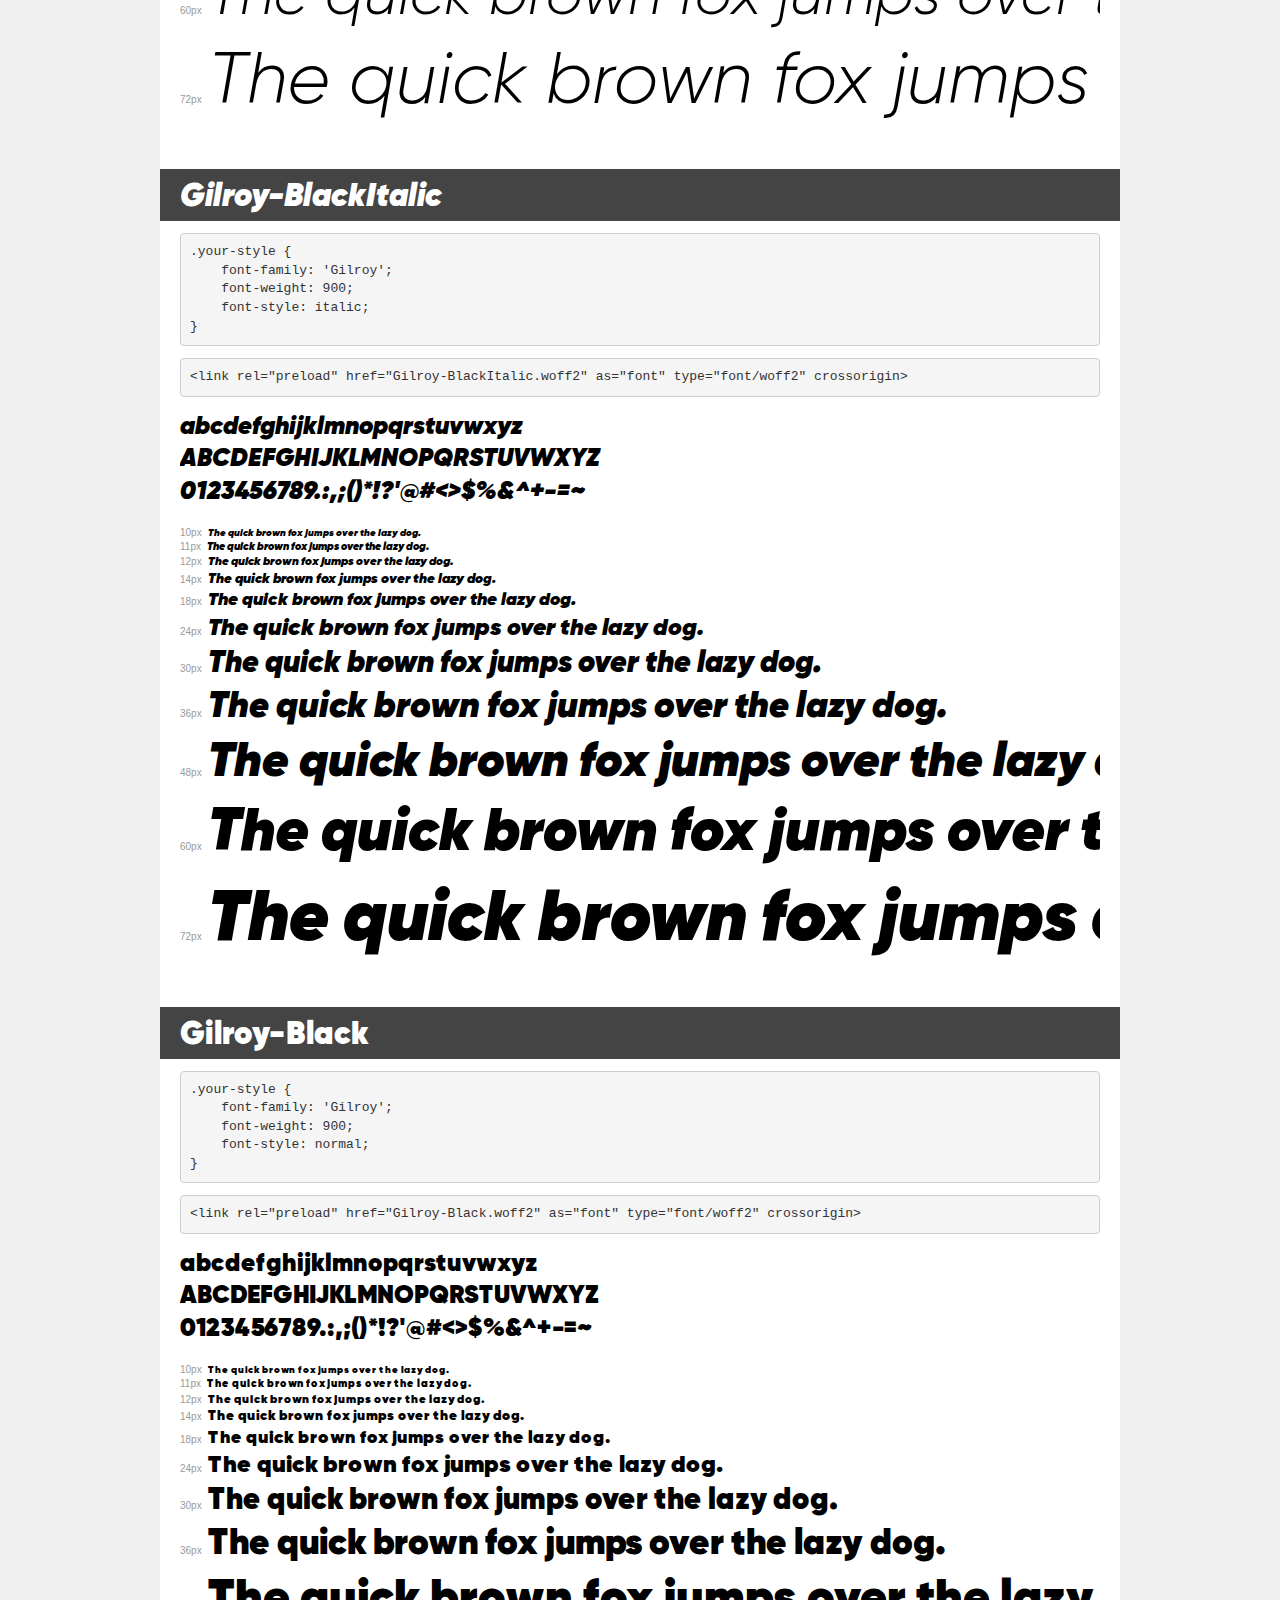
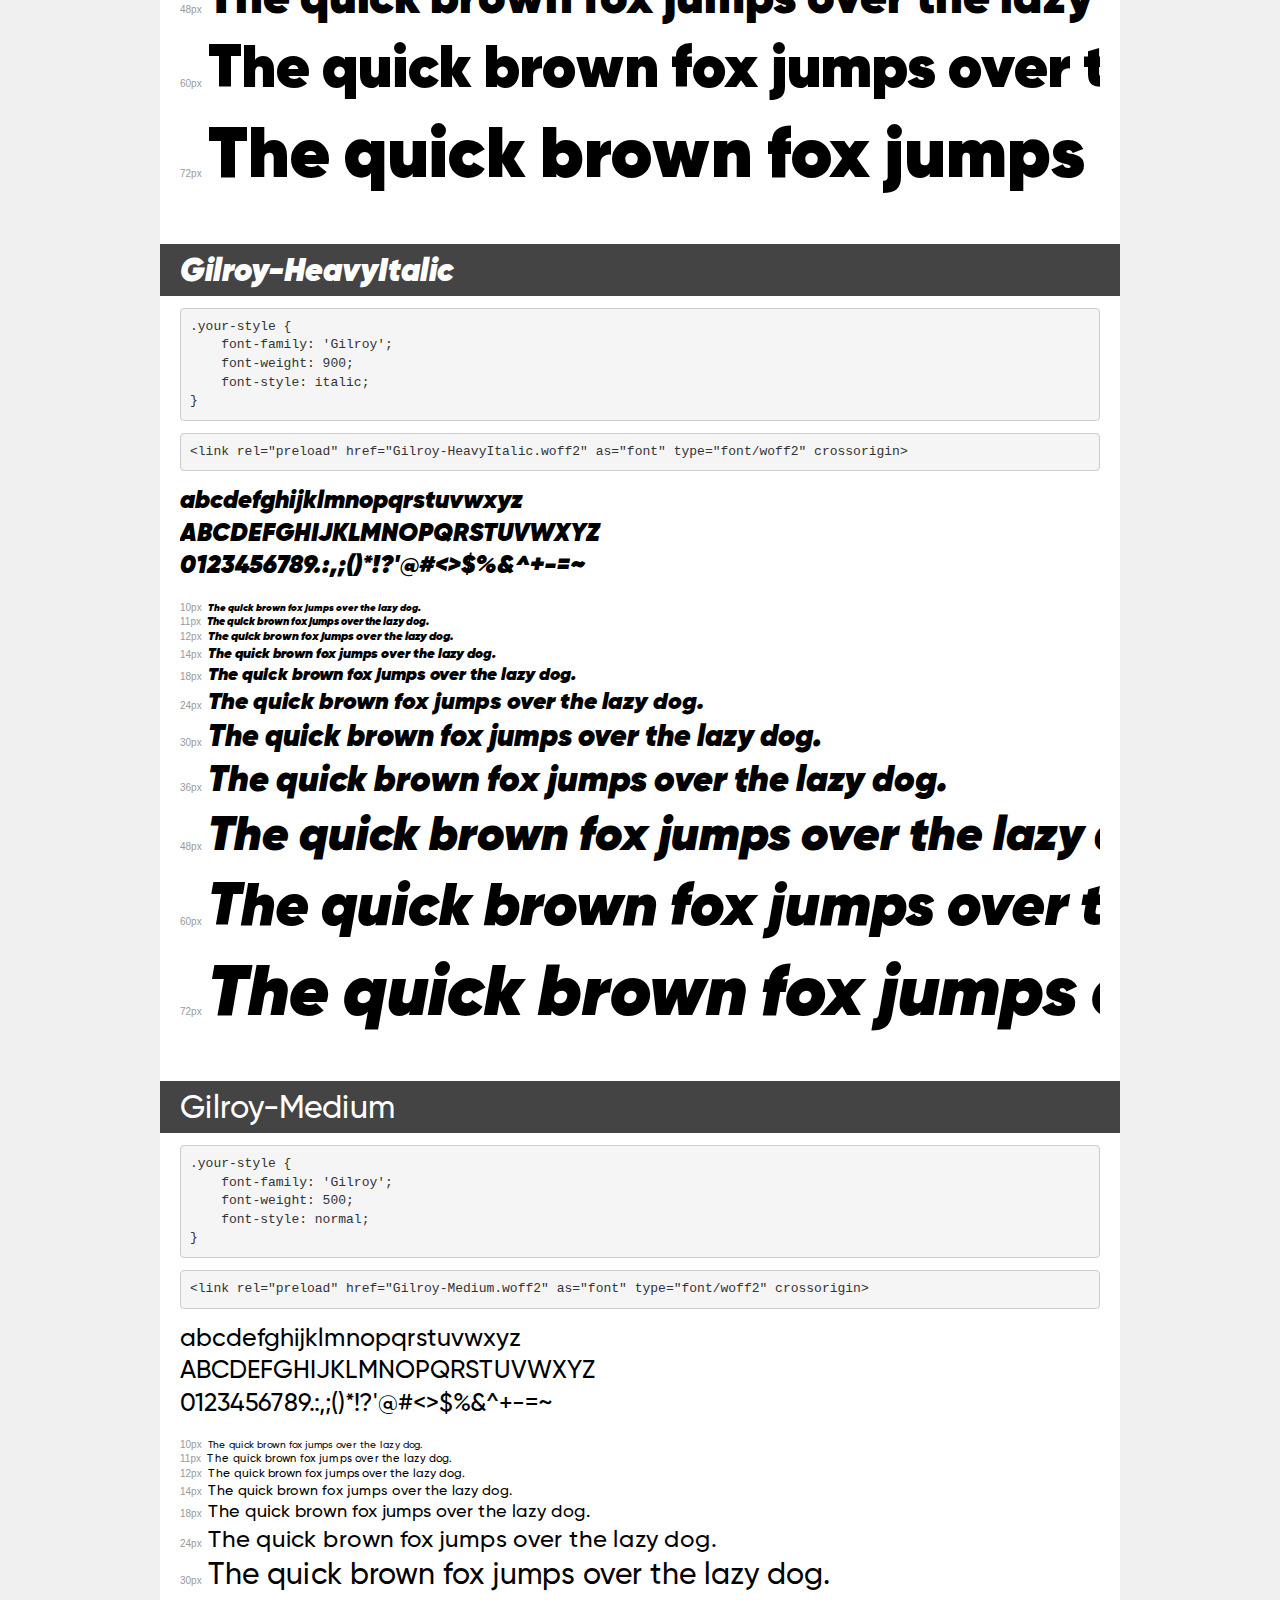
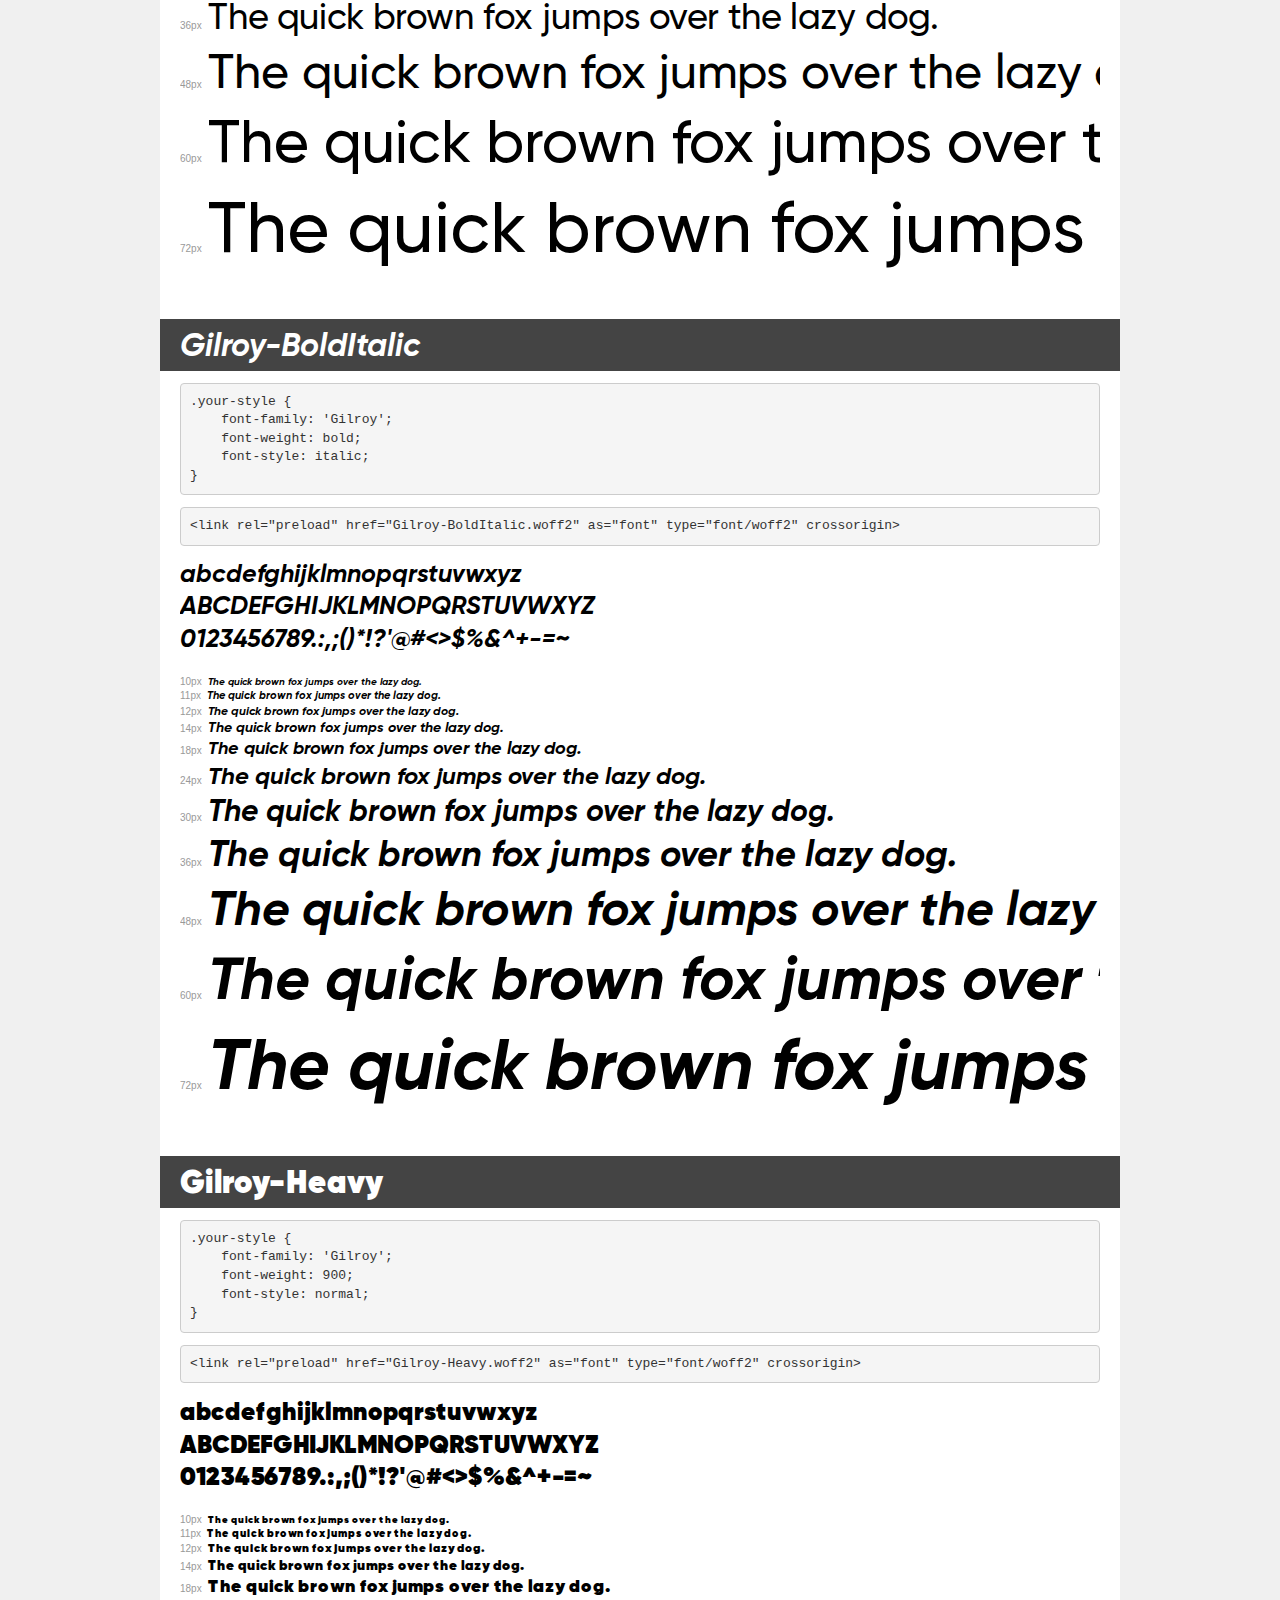
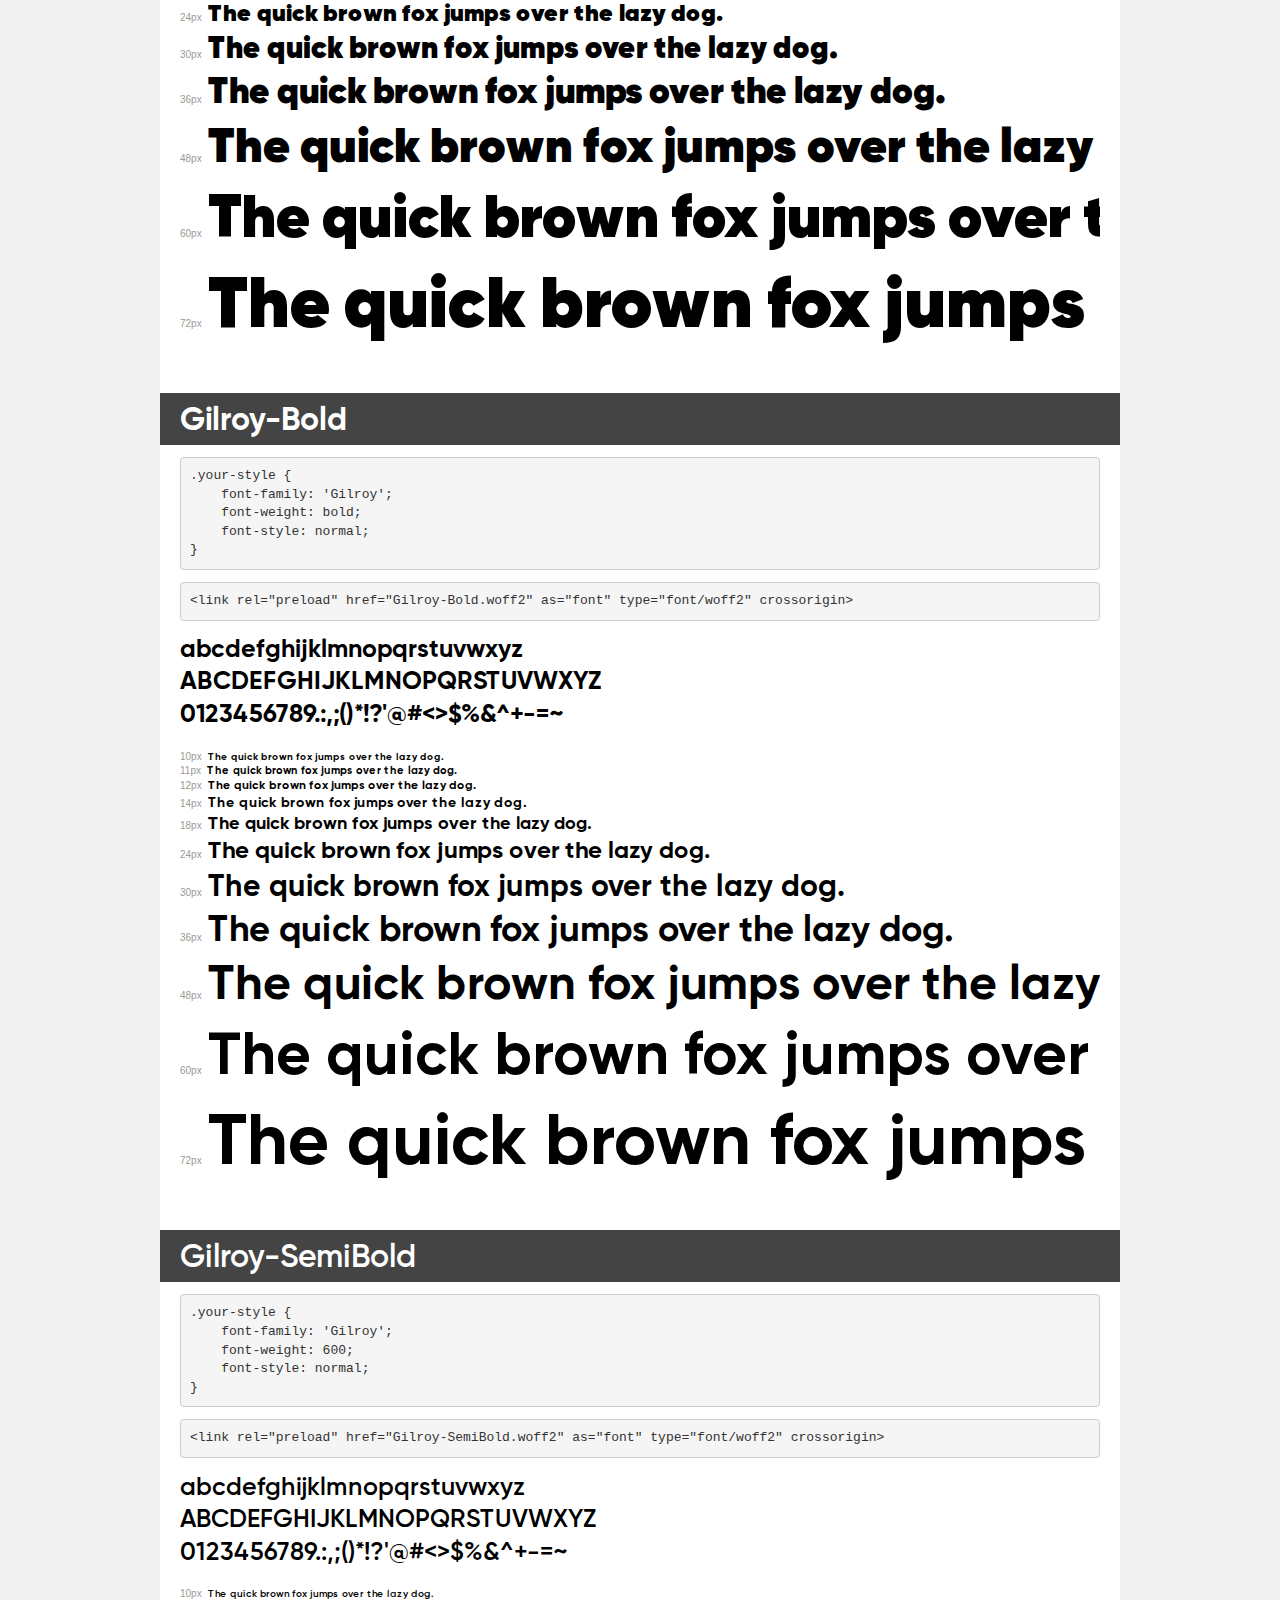
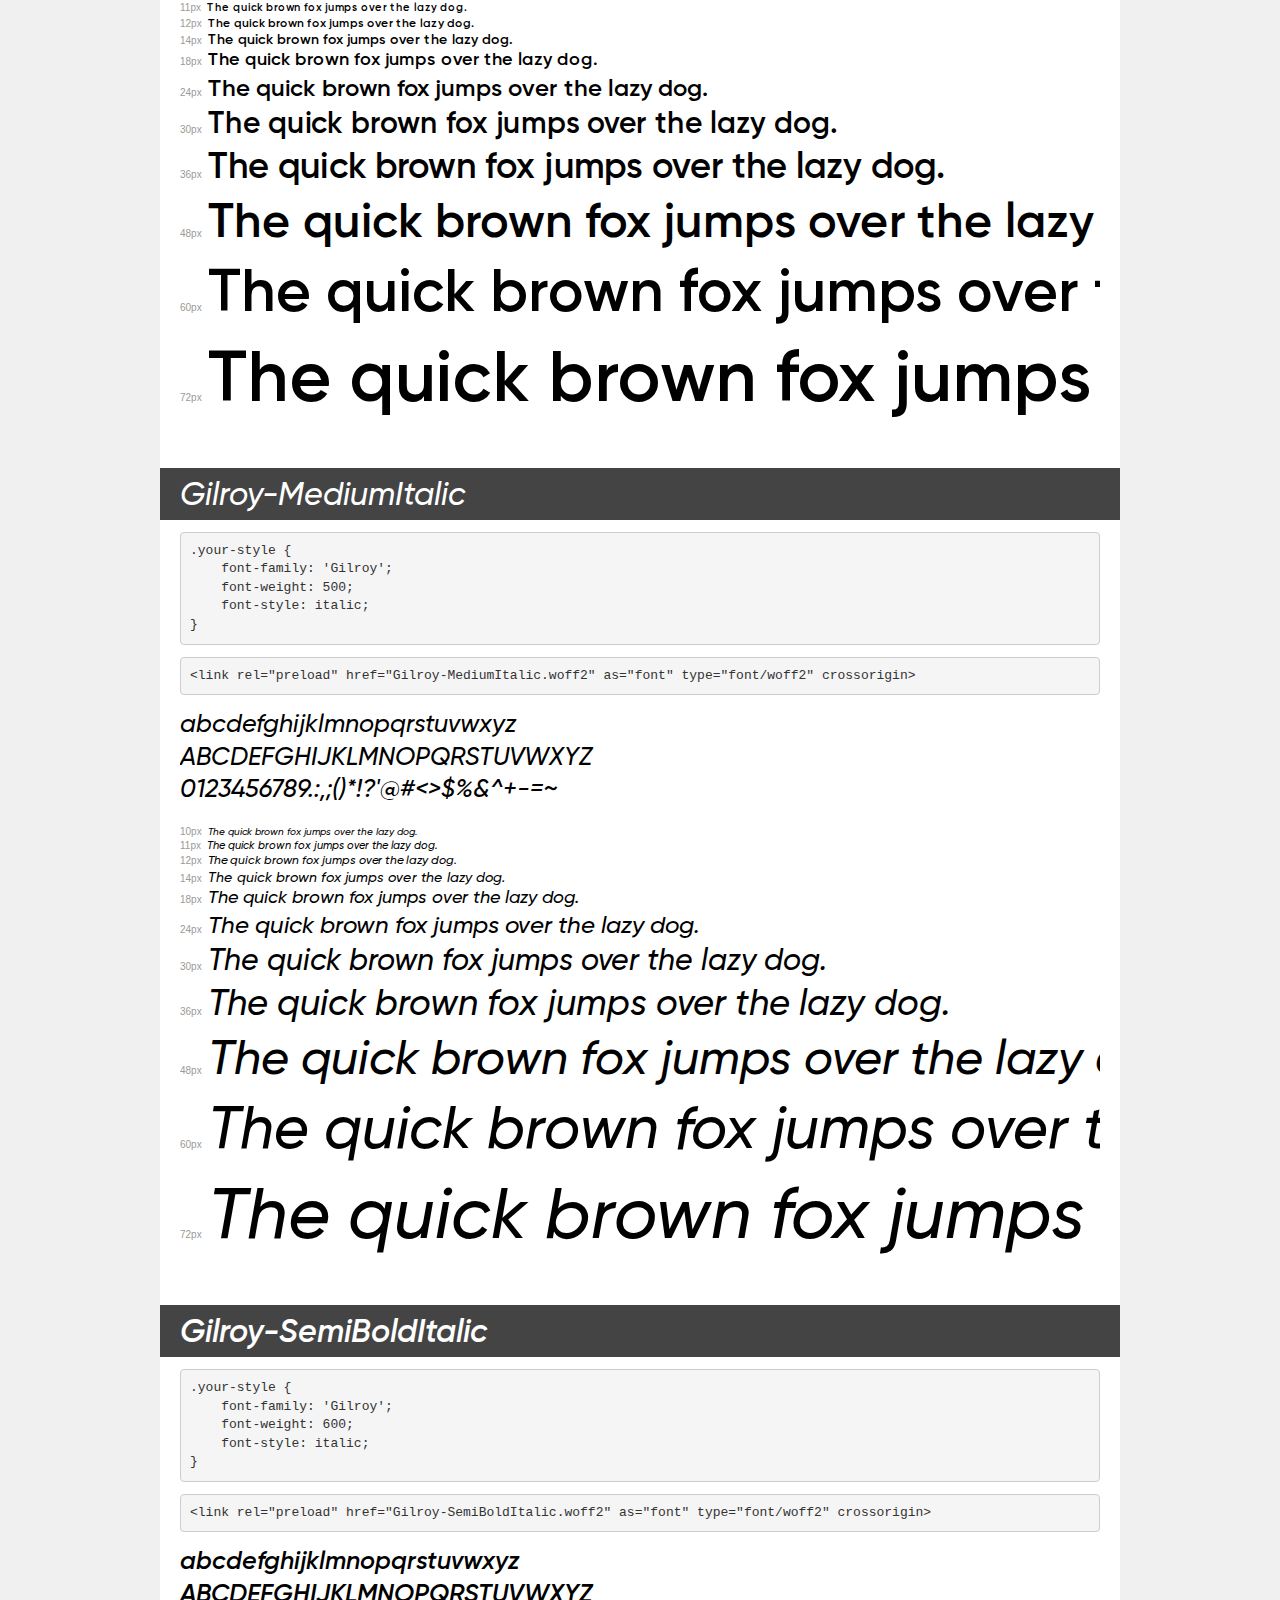
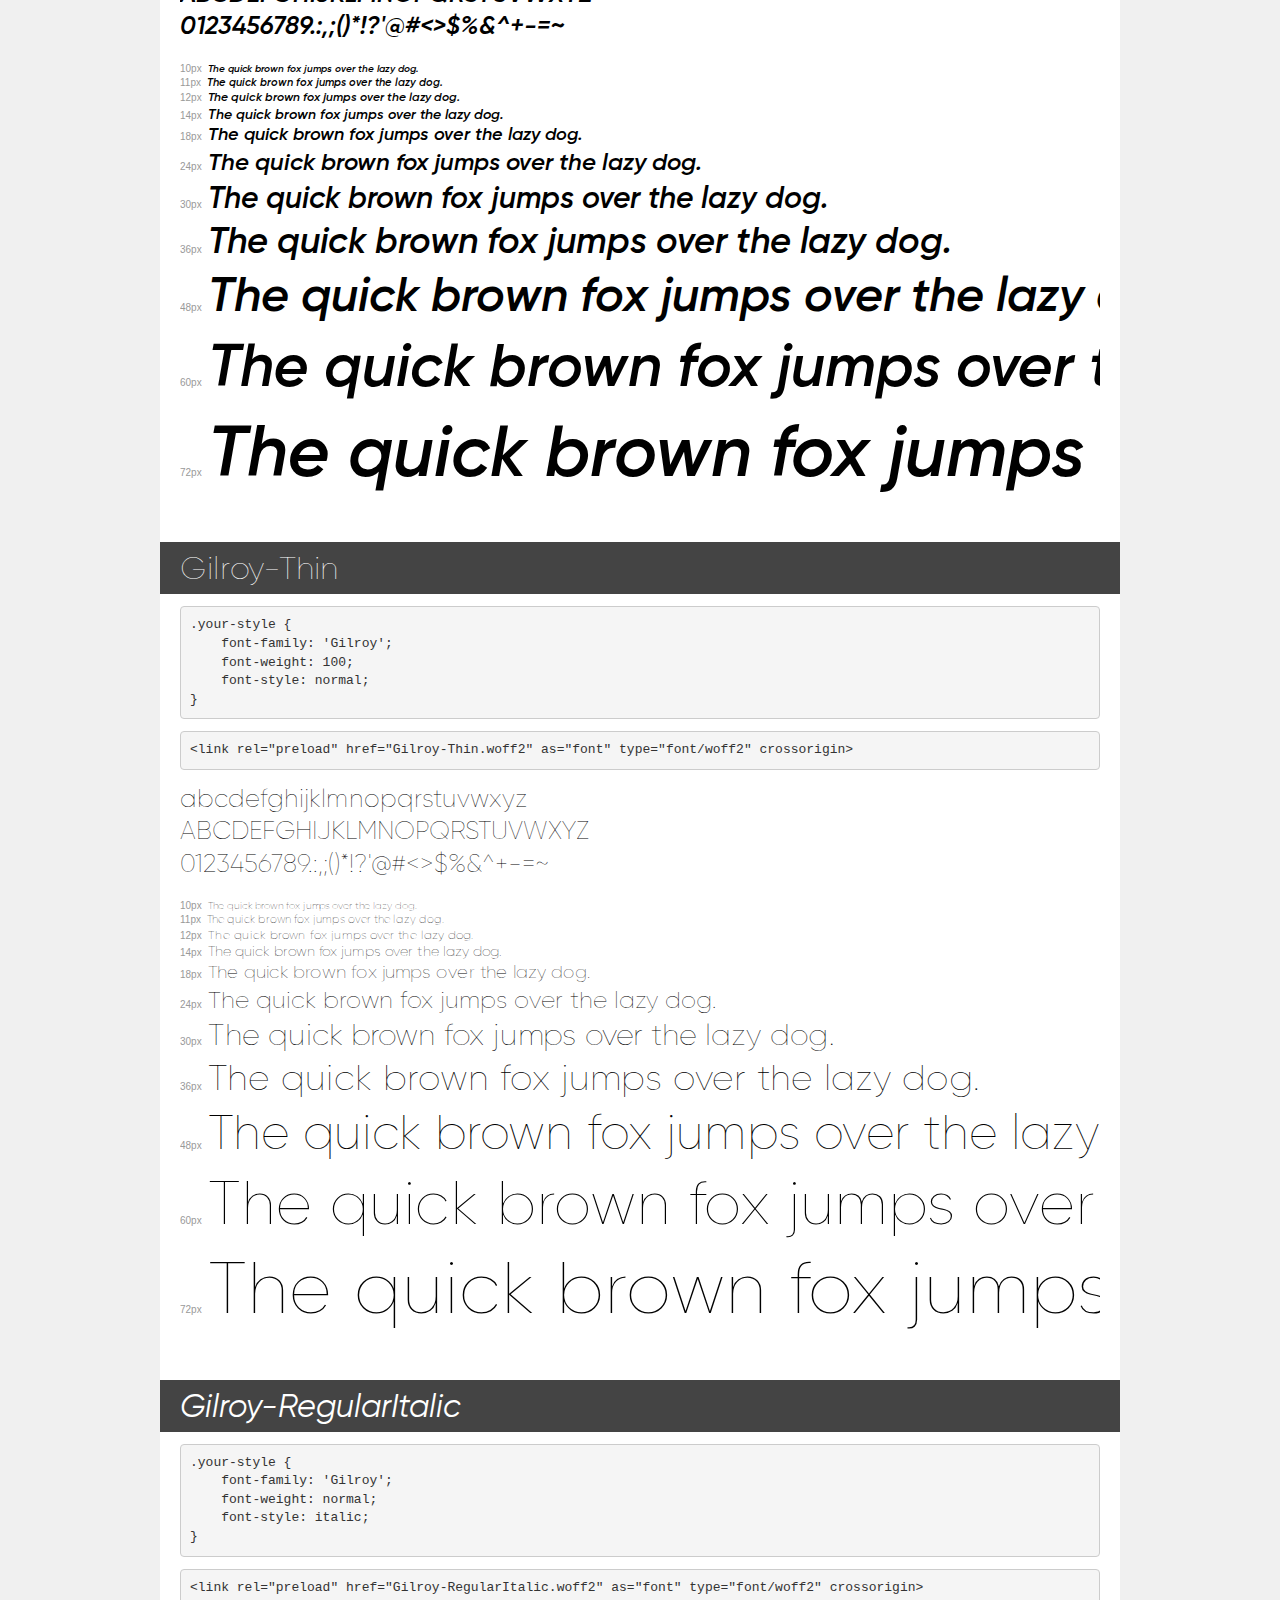
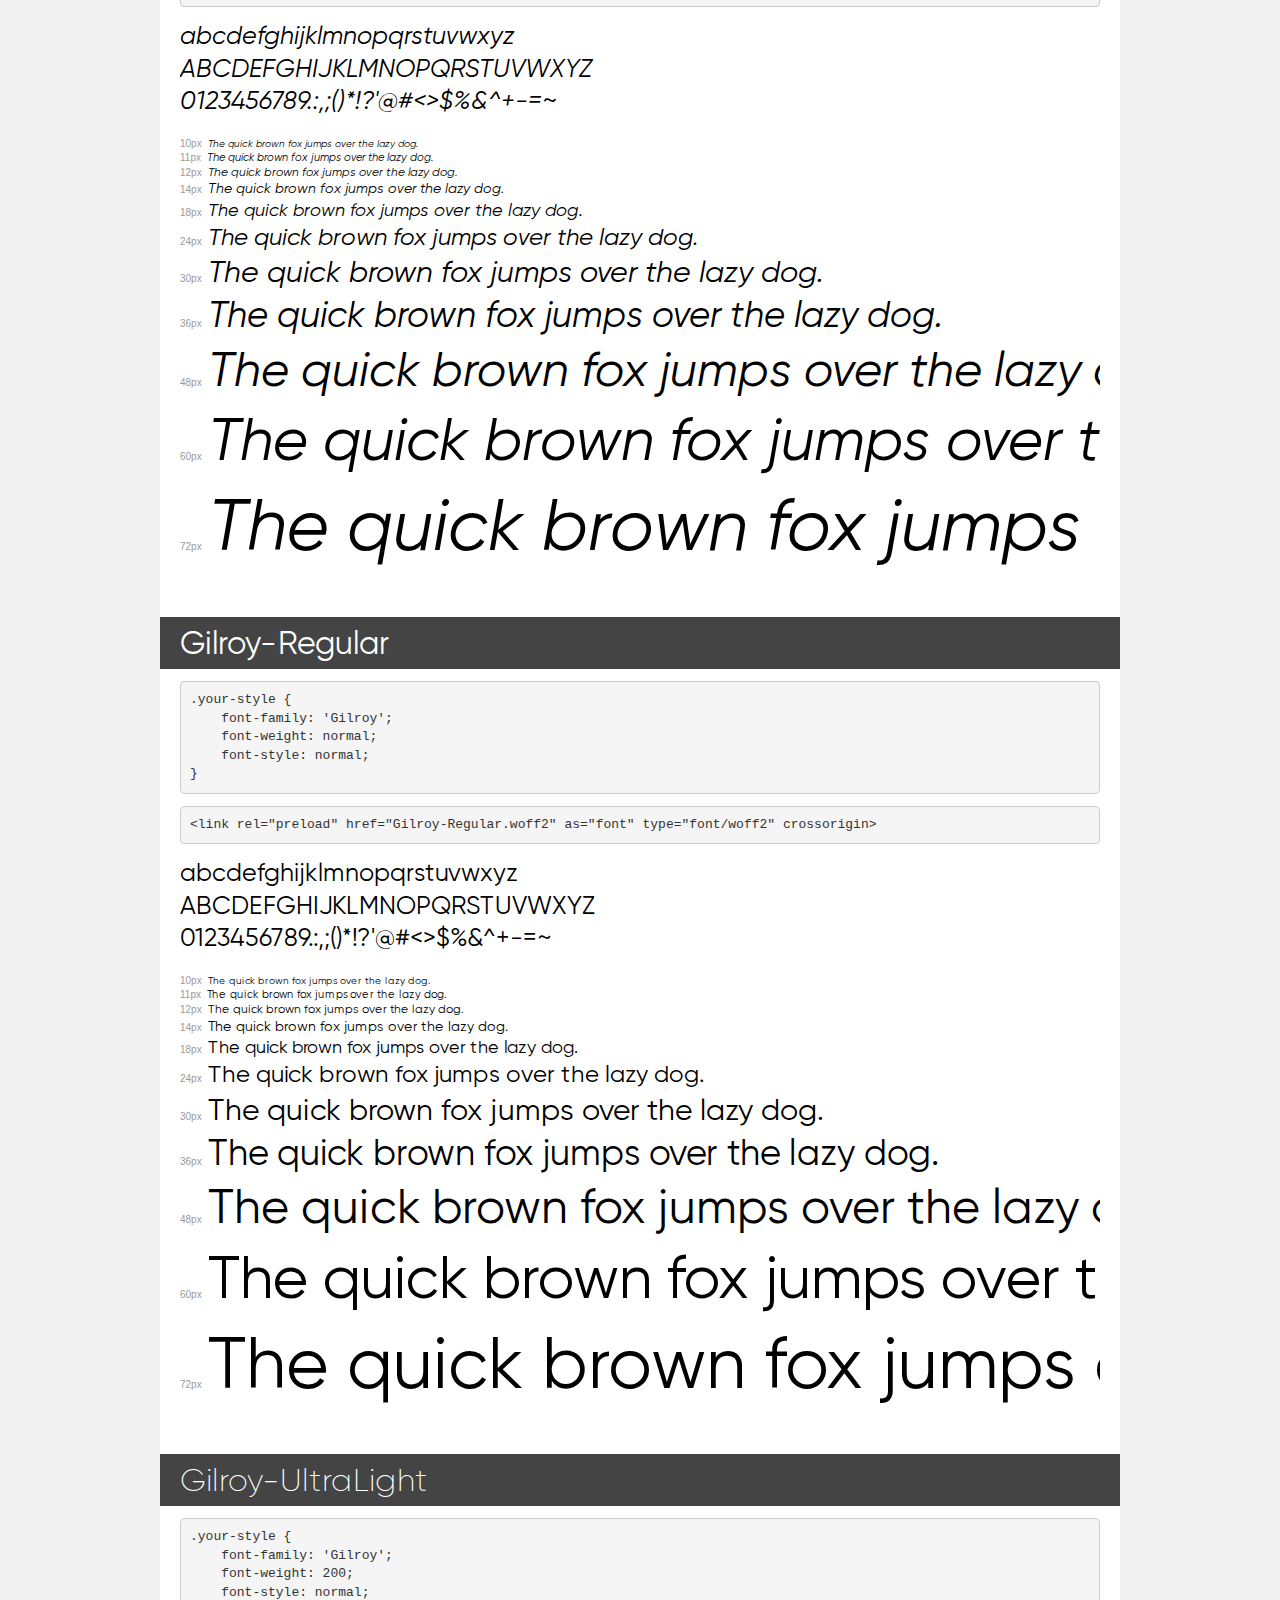
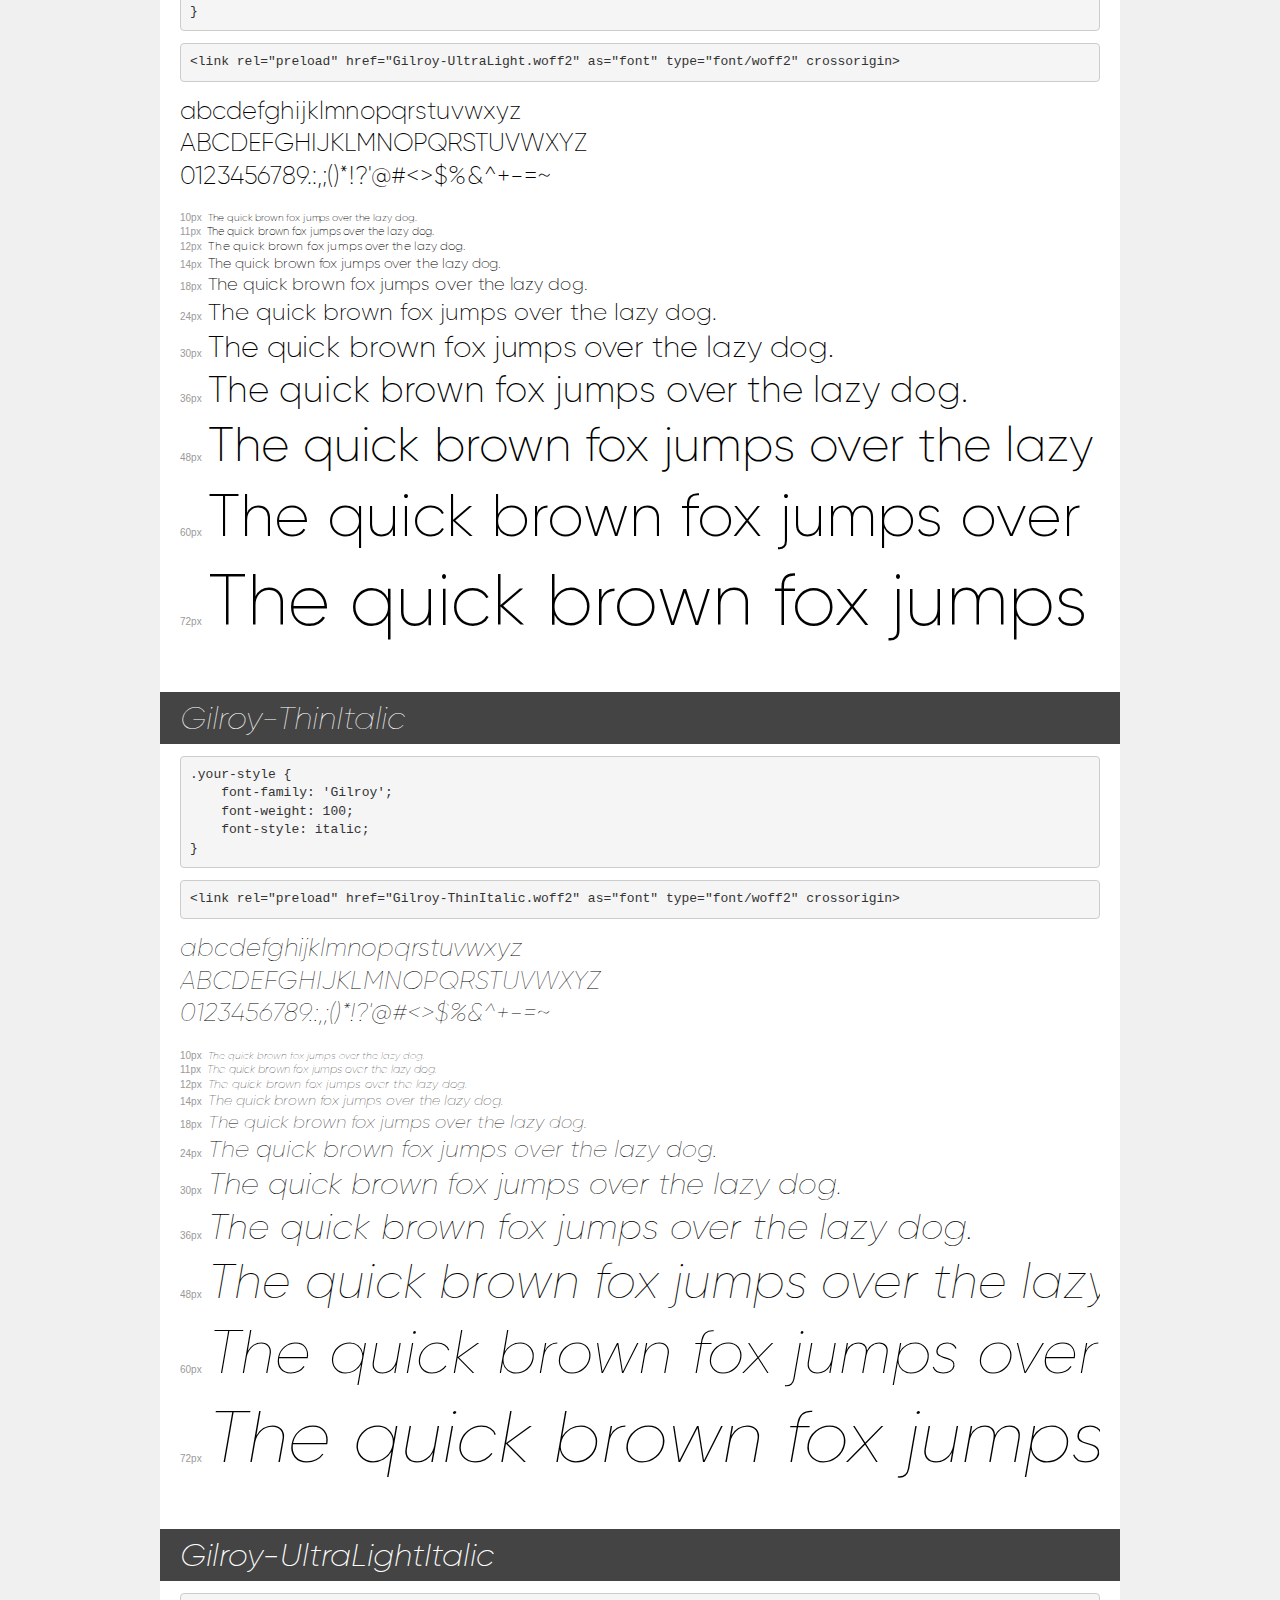
<file: fonts/demo.html>
<!DOCTYPE html>
<html lang="en">
<head>
    <meta charset="utf-8">
    <meta http-equiv="X-UA-Compatible" content="IE=edge">
    <meta name="viewport" content="width=device-width, initial-scale=1">
    <meta name="robots" content="noindex, noarchive">
    <meta name="format-detection" content="telephone=no">
    <title>Transfonter demo</title>
    <link href="stylesheet.css" rel="stylesheet">
    <style>
        /*
        http://meyerweb.com/eric/tools/css/reset/
        v2.0 | 20110126
        License: none (public domain)
        */
        html, body, div, span, applet, object, iframe,
        h1, h2, h3, h4, h5, h6, p, blockquote, pre,
        a, abbr, acronym, address, big, cite, code,
        del, dfn, em, img, ins, kbd, q, s, samp,
        small, strike, strong, sub, sup, tt, var,
        b, u, i, center,
        dl, dt, dd, ol, ul, li,
        fieldset, form, label, legend,
        table, caption, tbody, tfoot, thead, tr, th, td,
        article, aside, canvas, details, embed,
        figure, figcaption, footer, header, hgroup,
        menu, nav, output, ruby, section, summary,
        time, mark, audio, video {
            margin: 0;
            padding: 0;
            border: 0;
            font-size: 100%;
            font: inherit;
            vertical-align: baseline;
        }
        /* HTML5 display-role reset for older browsers */
        article, aside, details, figcaption, figure,
        footer, header, hgroup, menu, nav, section {
            display: block;
        }
        body {
            line-height: 1;
        }
        ol, ul {
            list-style: none;
        }
        blockquote, q {
            quotes: none;
        }
        blockquote:before, blockquote:after,
        q:before, q:after {
            content: '';
            content: none;
        }
        table {
            border-collapse: collapse;
            border-spacing: 0;
        }
        /* demo styles */
        body {
            background: #f0f0f0;
            color: #000;
        }
        .page {
            background: #fff;
            width: 920px;
            margin: 0 auto;
            padding: 20px 20px 0 20px;
            overflow: hidden;
        }
        .font-container {
            overflow-x: auto;
            overflow-y: hidden;
            margin-bottom: 40px;
            line-height: 1.3;
            white-space: nowrap;
            padding-bottom: 5px;
        }
        h1 {
            position: relative;
            background: #444;
            font-size: 32px;
            color: #fff;
            padding: 10px 20px;
            margin: 0 -20px 12px -20px;
        }
        .letters {
            font-size: 25px;
            margin-bottom: 20px;
        }
        .s10:before {
            content: '10px';
        }
        .s11:before {
            content: '11px';
        }
        .s12:before {
            content: '12px';
        }
        .s14:before {
            content: '14px';
        }
        .s18:before {
            content: '18px';
        }
        .s24:before {
            content: '24px';
        }
        .s30:before {
            content: '30px';
        }
        .s36:before {
            content: '36px';
        }
        .s48:before {
            content: '48px';
        }
        .s60:before {
            content: '60px';
        }
        .s72:before {
            content: '72px';
        }
        .s10:before, .s11:before, .s12:before, .s14:before,
        .s18:before, .s24:before, .s30:before, .s36:before,
        .s48:before, .s60:before, .s72:before {
            font-family: Arial, sans-serif;
            font-size: 10px;
            font-weight: normal;
            font-style: normal;
            color: #999;
            padding-right: 6px;
        }
        pre {
            display: block;
            padding: 9px;
            margin: 0 0 12px;
            font-family: Monaco, Menlo, Consolas, "Courier New", monospace;
            font-size: 13px;
            line-height: 1.428571429;
            color: #333;
            font-weight: normal;
            font-style: normal;
            background-color: #f5f5f5;
            border: 1px solid #ccc;
            overflow-x: auto;
            border-radius: 4px;
        }
        /* responsive */
        @media (max-width: 959px) {
            .page {
                width: auto;
                margin: 0;
            }
        }
    </style>
</head>
<body>
<div class="page">
    <div class="demo">
        <h1 style="font-family: 'JakobCTT'; font-weight: normal; font-style: normal;">JakobCTT</h1>
        <pre title="Usage">.your-style {
    font-family: 'JakobCTT';
    font-weight: normal;
    font-style: normal;
}</pre>
        <pre title="Preload (optional)">
&lt;link rel=&quot;preload&quot; href=&quot;JakobCTT-Regular.woff2&quot; as=&quot;font&quot; type=&quot;font/woff2&quot; crossorigin&gt;</pre>
        <div class="font-container" style="font-family: 'JakobCTT'; font-weight: normal; font-style: normal;">
            <p class="letters">
                abcdefghijklmnopqrstuvwxyz<br>
ABCDEFGHIJKLMNOPQRSTUVWXYZ<br>
                0123456789.:,;()*!?'@#&lt;&gt;$%&^+-=~
            </p>
            <p class="s10" style="font-size: 10px;">The quick brown fox jumps over the lazy dog.</p>
            <p class="s11" style="font-size: 11px;">The quick brown fox jumps over the lazy dog.</p>
            <p class="s12" style="font-size: 12px;">The quick brown fox jumps over the lazy dog.</p>
            <p class="s14" style="font-size: 14px;">The quick brown fox jumps over the lazy dog.</p>
            <p class="s18" style="font-size: 18px;">The quick brown fox jumps over the lazy dog.</p>
            <p class="s24" style="font-size: 24px;">The quick brown fox jumps over the lazy dog.</p>
            <p class="s30" style="font-size: 30px;">The quick brown fox jumps over the lazy dog.</p>
            <p class="s36" style="font-size: 36px;">The quick brown fox jumps over the lazy dog.</p>
            <p class="s48" style="font-size: 48px;">The quick brown fox jumps over the lazy dog.</p>
            <p class="s60" style="font-size: 60px;">The quick brown fox jumps over the lazy dog.</p>
            <p class="s72" style="font-size: 72px;">The quick brown fox jumps over the lazy dog.</p>
        </div>
    </div>

    <div class="demo">
        <h1 style="font-family: 'JakobCTT'; font-weight: normal; font-style: normal;">JakobCTT</h1>
        <pre title="Usage">.your-style {
    font-family: 'JakobCTT';
    font-weight: normal;
    font-style: normal;
}</pre>
        <pre title="Preload (optional)">
&lt;link rel=&quot;preload&quot; href=&quot;JakobCTT-Regular_1.woff2&quot; as=&quot;font&quot; type=&quot;font/woff2&quot; crossorigin&gt;</pre>
        <div class="font-container" style="font-family: 'JakobCTT'; font-weight: normal; font-style: normal;">
            <p class="letters">
                abcdefghijklmnopqrstuvwxyz<br>
ABCDEFGHIJKLMNOPQRSTUVWXYZ<br>
                0123456789.:,;()*!?'@#&lt;&gt;$%&^+-=~
            </p>
            <p class="s10" style="font-size: 10px;">The quick brown fox jumps over the lazy dog.</p>
            <p class="s11" style="font-size: 11px;">The quick brown fox jumps over the lazy dog.</p>
            <p class="s12" style="font-size: 12px;">The quick brown fox jumps over the lazy dog.</p>
            <p class="s14" style="font-size: 14px;">The quick brown fox jumps over the lazy dog.</p>
            <p class="s18" style="font-size: 18px;">The quick brown fox jumps over the lazy dog.</p>
            <p class="s24" style="font-size: 24px;">The quick brown fox jumps over the lazy dog.</p>
            <p class="s30" style="font-size: 30px;">The quick brown fox jumps over the lazy dog.</p>
            <p class="s36" style="font-size: 36px;">The quick brown fox jumps over the lazy dog.</p>
            <p class="s48" style="font-size: 48px;">The quick brown fox jumps over the lazy dog.</p>
            <p class="s60" style="font-size: 60px;">The quick brown fox jumps over the lazy dog.</p>
            <p class="s72" style="font-size: 72px;">The quick brown fox jumps over the lazy dog.</p>
        </div>
    </div>

    <div class="demo">
        <h1 style="font-family: 'Gilroy'; font-weight: bold; font-style: italic;">Gilroy-ExtraBoldItalic</h1>
        <pre title="Usage">.your-style {
    font-family: 'Gilroy';
    font-weight: bold;
    font-style: italic;
}</pre>
        <pre title="Preload (optional)">
&lt;link rel=&quot;preload&quot; href=&quot;Gilroy-ExtraBoldItalic.woff2&quot; as=&quot;font&quot; type=&quot;font/woff2&quot; crossorigin&gt;</pre>
        <div class="font-container" style="font-family: 'Gilroy'; font-weight: bold; font-style: italic;">
            <p class="letters">
                abcdefghijklmnopqrstuvwxyz<br>
ABCDEFGHIJKLMNOPQRSTUVWXYZ<br>
                0123456789.:,;()*!?'@#&lt;&gt;$%&^+-=~
            </p>
            <p class="s10" style="font-size: 10px;">The quick brown fox jumps over the lazy dog.</p>
            <p class="s11" style="font-size: 11px;">The quick brown fox jumps over the lazy dog.</p>
            <p class="s12" style="font-size: 12px;">The quick brown fox jumps over the lazy dog.</p>
            <p class="s14" style="font-size: 14px;">The quick brown fox jumps over the lazy dog.</p>
            <p class="s18" style="font-size: 18px;">The quick brown fox jumps over the lazy dog.</p>
            <p class="s24" style="font-size: 24px;">The quick brown fox jumps over the lazy dog.</p>
            <p class="s30" style="font-size: 30px;">The quick brown fox jumps over the lazy dog.</p>
            <p class="s36" style="font-size: 36px;">The quick brown fox jumps over the lazy dog.</p>
            <p class="s48" style="font-size: 48px;">The quick brown fox jumps over the lazy dog.</p>
            <p class="s60" style="font-size: 60px;">The quick brown fox jumps over the lazy dog.</p>
            <p class="s72" style="font-size: 72px;">The quick brown fox jumps over the lazy dog.</p>
        </div>
    </div>

    <div class="demo">
        <h1 style="font-family: 'Gilroy'; font-weight: 300; font-style: italic;">Gilroy-LightItalic</h1>
        <pre title="Usage">.your-style {
    font-family: 'Gilroy';
    font-weight: 300;
    font-style: italic;
}</pre>
        <pre title="Preload (optional)">
&lt;link rel=&quot;preload&quot; href=&quot;Gilroy-LightItalic.woff2&quot; as=&quot;font&quot; type=&quot;font/woff2&quot; crossorigin&gt;</pre>
        <div class="font-container" style="font-family: 'Gilroy'; font-weight: 300; font-style: italic;">
            <p class="letters">
                abcdefghijklmnopqrstuvwxyz<br>
ABCDEFGHIJKLMNOPQRSTUVWXYZ<br>
                0123456789.:,;()*!?'@#&lt;&gt;$%&^+-=~
            </p>
            <p class="s10" style="font-size: 10px;">The quick brown fox jumps over the lazy dog.</p>
            <p class="s11" style="font-size: 11px;">The quick brown fox jumps over the lazy dog.</p>
            <p class="s12" style="font-size: 12px;">The quick brown fox jumps over the lazy dog.</p>
            <p class="s14" style="font-size: 14px;">The quick brown fox jumps over the lazy dog.</p>
            <p class="s18" style="font-size: 18px;">The quick brown fox jumps over the lazy dog.</p>
            <p class="s24" style="font-size: 24px;">The quick brown fox jumps over the lazy dog.</p>
            <p class="s30" style="font-size: 30px;">The quick brown fox jumps over the lazy dog.</p>
            <p class="s36" style="font-size: 36px;">The quick brown fox jumps over the lazy dog.</p>
            <p class="s48" style="font-size: 48px;">The quick brown fox jumps over the lazy dog.</p>
            <p class="s60" style="font-size: 60px;">The quick brown fox jumps over the lazy dog.</p>
            <p class="s72" style="font-size: 72px;">The quick brown fox jumps over the lazy dog.</p>
        </div>
    </div>

    <div class="demo">
        <h1 style="font-family: 'Gilroy'; font-weight: 900; font-style: italic;">Gilroy-BlackItalic</h1>
        <pre title="Usage">.your-style {
    font-family: 'Gilroy';
    font-weight: 900;
    font-style: italic;
}</pre>
        <pre title="Preload (optional)">
&lt;link rel=&quot;preload&quot; href=&quot;Gilroy-BlackItalic.woff2&quot; as=&quot;font&quot; type=&quot;font/woff2&quot; crossorigin&gt;</pre>
        <div class="font-container" style="font-family: 'Gilroy'; font-weight: 900; font-style: italic;">
            <p class="letters">
                abcdefghijklmnopqrstuvwxyz<br>
ABCDEFGHIJKLMNOPQRSTUVWXYZ<br>
                0123456789.:,;()*!?'@#&lt;&gt;$%&^+-=~
            </p>
            <p class="s10" style="font-size: 10px;">The quick brown fox jumps over the lazy dog.</p>
            <p class="s11" style="font-size: 11px;">The quick brown fox jumps over the lazy dog.</p>
            <p class="s12" style="font-size: 12px;">The quick brown fox jumps over the lazy dog.</p>
            <p class="s14" style="font-size: 14px;">The quick brown fox jumps over the lazy dog.</p>
            <p class="s18" style="font-size: 18px;">The quick brown fox jumps over the lazy dog.</p>
            <p class="s24" style="font-size: 24px;">The quick brown fox jumps over the lazy dog.</p>
            <p class="s30" style="font-size: 30px;">The quick brown fox jumps over the lazy dog.</p>
            <p class="s36" style="font-size: 36px;">The quick brown fox jumps over the lazy dog.</p>
            <p class="s48" style="font-size: 48px;">The quick brown fox jumps over the lazy dog.</p>
            <p class="s60" style="font-size: 60px;">The quick brown fox jumps over the lazy dog.</p>
            <p class="s72" style="font-size: 72px;">The quick brown fox jumps over the lazy dog.</p>
        </div>
    </div>

    <div class="demo">
        <h1 style="font-family: 'Gilroy'; font-weight: 900; font-style: normal;">Gilroy-Black</h1>
        <pre title="Usage">.your-style {
    font-family: 'Gilroy';
    font-weight: 900;
    font-style: normal;
}</pre>
        <pre title="Preload (optional)">
&lt;link rel=&quot;preload&quot; href=&quot;Gilroy-Black.woff2&quot; as=&quot;font&quot; type=&quot;font/woff2&quot; crossorigin&gt;</pre>
        <div class="font-container" style="font-family: 'Gilroy'; font-weight: 900; font-style: normal;">
            <p class="letters">
                abcdefghijklmnopqrstuvwxyz<br>
ABCDEFGHIJKLMNOPQRSTUVWXYZ<br>
                0123456789.:,;()*!?'@#&lt;&gt;$%&^+-=~
            </p>
            <p class="s10" style="font-size: 10px;">The quick brown fox jumps over the lazy dog.</p>
            <p class="s11" style="font-size: 11px;">The quick brown fox jumps over the lazy dog.</p>
            <p class="s12" style="font-size: 12px;">The quick brown fox jumps over the lazy dog.</p>
            <p class="s14" style="font-size: 14px;">The quick brown fox jumps over the lazy dog.</p>
            <p class="s18" style="font-size: 18px;">The quick brown fox jumps over the lazy dog.</p>
            <p class="s24" style="font-size: 24px;">The quick brown fox jumps over the lazy dog.</p>
            <p class="s30" style="font-size: 30px;">The quick brown fox jumps over the lazy dog.</p>
            <p class="s36" style="font-size: 36px;">The quick brown fox jumps over the lazy dog.</p>
            <p class="s48" style="font-size: 48px;">The quick brown fox jumps over the lazy dog.</p>
            <p class="s60" style="font-size: 60px;">The quick brown fox jumps over the lazy dog.</p>
            <p class="s72" style="font-size: 72px;">The quick brown fox jumps over the lazy dog.</p>
        </div>
    </div>

    <div class="demo">
        <h1 style="font-family: 'Gilroy'; font-weight: 900; font-style: italic;">Gilroy-HeavyItalic</h1>
        <pre title="Usage">.your-style {
    font-family: 'Gilroy';
    font-weight: 900;
    font-style: italic;
}</pre>
        <pre title="Preload (optional)">
&lt;link rel=&quot;preload&quot; href=&quot;Gilroy-HeavyItalic.woff2&quot; as=&quot;font&quot; type=&quot;font/woff2&quot; crossorigin&gt;</pre>
        <div class="font-container" style="font-family: 'Gilroy'; font-weight: 900; font-style: italic;">
            <p class="letters">
                abcdefghijklmnopqrstuvwxyz<br>
ABCDEFGHIJKLMNOPQRSTUVWXYZ<br>
                0123456789.:,;()*!?'@#&lt;&gt;$%&^+-=~
            </p>
            <p class="s10" style="font-size: 10px;">The quick brown fox jumps over the lazy dog.</p>
            <p class="s11" style="font-size: 11px;">The quick brown fox jumps over the lazy dog.</p>
            <p class="s12" style="font-size: 12px;">The quick brown fox jumps over the lazy dog.</p>
            <p class="s14" style="font-size: 14px;">The quick brown fox jumps over the lazy dog.</p>
            <p class="s18" style="font-size: 18px;">The quick brown fox jumps over the lazy dog.</p>
            <p class="s24" style="font-size: 24px;">The quick brown fox jumps over the lazy dog.</p>
            <p class="s30" style="font-size: 30px;">The quick brown fox jumps over the lazy dog.</p>
            <p class="s36" style="font-size: 36px;">The quick brown fox jumps over the lazy dog.</p>
            <p class="s48" style="font-size: 48px;">The quick brown fox jumps over the lazy dog.</p>
            <p class="s60" style="font-size: 60px;">The quick brown fox jumps over the lazy dog.</p>
            <p class="s72" style="font-size: 72px;">The quick brown fox jumps over the lazy dog.</p>
        </div>
    </div>

    <div class="demo">
        <h1 style="font-family: 'Gilroy'; font-weight: 500; font-style: normal;">Gilroy-Medium</h1>
        <pre title="Usage">.your-style {
    font-family: 'Gilroy';
    font-weight: 500;
    font-style: normal;
}</pre>
        <pre title="Preload (optional)">
&lt;link rel=&quot;preload&quot; href=&quot;Gilroy-Medium.woff2&quot; as=&quot;font&quot; type=&quot;font/woff2&quot; crossorigin&gt;</pre>
        <div class="font-container" style="font-family: 'Gilroy'; font-weight: 500; font-style: normal;">
            <p class="letters">
                abcdefghijklmnopqrstuvwxyz<br>
ABCDEFGHIJKLMNOPQRSTUVWXYZ<br>
                0123456789.:,;()*!?'@#&lt;&gt;$%&^+-=~
            </p>
            <p class="s10" style="font-size: 10px;">The quick brown fox jumps over the lazy dog.</p>
            <p class="s11" style="font-size: 11px;">The quick brown fox jumps over the lazy dog.</p>
            <p class="s12" style="font-size: 12px;">The quick brown fox jumps over the lazy dog.</p>
            <p class="s14" style="font-size: 14px;">The quick brown fox jumps over the lazy dog.</p>
            <p class="s18" style="font-size: 18px;">The quick brown fox jumps over the lazy dog.</p>
            <p class="s24" style="font-size: 24px;">The quick brown fox jumps over the lazy dog.</p>
            <p class="s30" style="font-size: 30px;">The quick brown fox jumps over the lazy dog.</p>
            <p class="s36" style="font-size: 36px;">The quick brown fox jumps over the lazy dog.</p>
            <p class="s48" style="font-size: 48px;">The quick brown fox jumps over the lazy dog.</p>
            <p class="s60" style="font-size: 60px;">The quick brown fox jumps over the lazy dog.</p>
            <p class="s72" style="font-size: 72px;">The quick brown fox jumps over the lazy dog.</p>
        </div>
    </div>

    <div class="demo">
        <h1 style="font-family: 'Gilroy'; font-weight: bold; font-style: italic;">Gilroy-BoldItalic</h1>
        <pre title="Usage">.your-style {
    font-family: 'Gilroy';
    font-weight: bold;
    font-style: italic;
}</pre>
        <pre title="Preload (optional)">
&lt;link rel=&quot;preload&quot; href=&quot;Gilroy-BoldItalic.woff2&quot; as=&quot;font&quot; type=&quot;font/woff2&quot; crossorigin&gt;</pre>
        <div class="font-container" style="font-family: 'Gilroy'; font-weight: bold; font-style: italic;">
            <p class="letters">
                abcdefghijklmnopqrstuvwxyz<br>
ABCDEFGHIJKLMNOPQRSTUVWXYZ<br>
                0123456789.:,;()*!?'@#&lt;&gt;$%&^+-=~
            </p>
            <p class="s10" style="font-size: 10px;">The quick brown fox jumps over the lazy dog.</p>
            <p class="s11" style="font-size: 11px;">The quick brown fox jumps over the lazy dog.</p>
            <p class="s12" style="font-size: 12px;">The quick brown fox jumps over the lazy dog.</p>
            <p class="s14" style="font-size: 14px;">The quick brown fox jumps over the lazy dog.</p>
            <p class="s18" style="font-size: 18px;">The quick brown fox jumps over the lazy dog.</p>
            <p class="s24" style="font-size: 24px;">The quick brown fox jumps over the lazy dog.</p>
            <p class="s30" style="font-size: 30px;">The quick brown fox jumps over the lazy dog.</p>
            <p class="s36" style="font-size: 36px;">The quick brown fox jumps over the lazy dog.</p>
            <p class="s48" style="font-size: 48px;">The quick brown fox jumps over the lazy dog.</p>
            <p class="s60" style="font-size: 60px;">The quick brown fox jumps over the lazy dog.</p>
            <p class="s72" style="font-size: 72px;">The quick brown fox jumps over the lazy dog.</p>
        </div>
    </div>

    <div class="demo">
        <h1 style="font-family: 'Gilroy'; font-weight: 900; font-style: normal;">Gilroy-Heavy</h1>
        <pre title="Usage">.your-style {
    font-family: 'Gilroy';
    font-weight: 900;
    font-style: normal;
}</pre>
        <pre title="Preload (optional)">
&lt;link rel=&quot;preload&quot; href=&quot;Gilroy-Heavy.woff2&quot; as=&quot;font&quot; type=&quot;font/woff2&quot; crossorigin&gt;</pre>
        <div class="font-container" style="font-family: 'Gilroy'; font-weight: 900; font-style: normal;">
            <p class="letters">
                abcdefghijklmnopqrstuvwxyz<br>
ABCDEFGHIJKLMNOPQRSTUVWXYZ<br>
                0123456789.:,;()*!?'@#&lt;&gt;$%&^+-=~
            </p>
            <p class="s10" style="font-size: 10px;">The quick brown fox jumps over the lazy dog.</p>
            <p class="s11" style="font-size: 11px;">The quick brown fox jumps over the lazy dog.</p>
            <p class="s12" style="font-size: 12px;">The quick brown fox jumps over the lazy dog.</p>
            <p class="s14" style="font-size: 14px;">The quick brown fox jumps over the lazy dog.</p>
            <p class="s18" style="font-size: 18px;">The quick brown fox jumps over the lazy dog.</p>
            <p class="s24" style="font-size: 24px;">The quick brown fox jumps over the lazy dog.</p>
            <p class="s30" style="font-size: 30px;">The quick brown fox jumps over the lazy dog.</p>
            <p class="s36" style="font-size: 36px;">The quick brown fox jumps over the lazy dog.</p>
            <p class="s48" style="font-size: 48px;">The quick brown fox jumps over the lazy dog.</p>
            <p class="s60" style="font-size: 60px;">The quick brown fox jumps over the lazy dog.</p>
            <p class="s72" style="font-size: 72px;">The quick brown fox jumps over the lazy dog.</p>
        </div>
    </div>

    <div class="demo">
        <h1 style="font-family: 'Gilroy'; font-weight: bold; font-style: normal;">Gilroy-Bold</h1>
        <pre title="Usage">.your-style {
    font-family: 'Gilroy';
    font-weight: bold;
    font-style: normal;
}</pre>
        <pre title="Preload (optional)">
&lt;link rel=&quot;preload&quot; href=&quot;Gilroy-Bold.woff2&quot; as=&quot;font&quot; type=&quot;font/woff2&quot; crossorigin&gt;</pre>
        <div class="font-container" style="font-family: 'Gilroy'; font-weight: bold; font-style: normal;">
            <p class="letters">
                abcdefghijklmnopqrstuvwxyz<br>
ABCDEFGHIJKLMNOPQRSTUVWXYZ<br>
                0123456789.:,;()*!?'@#&lt;&gt;$%&^+-=~
            </p>
            <p class="s10" style="font-size: 10px;">The quick brown fox jumps over the lazy dog.</p>
            <p class="s11" style="font-size: 11px;">The quick brown fox jumps over the lazy dog.</p>
            <p class="s12" style="font-size: 12px;">The quick brown fox jumps over the lazy dog.</p>
            <p class="s14" style="font-size: 14px;">The quick brown fox jumps over the lazy dog.</p>
            <p class="s18" style="font-size: 18px;">The quick brown fox jumps over the lazy dog.</p>
            <p class="s24" style="font-size: 24px;">The quick brown fox jumps over the lazy dog.</p>
            <p class="s30" style="font-size: 30px;">The quick brown fox jumps over the lazy dog.</p>
            <p class="s36" style="font-size: 36px;">The quick brown fox jumps over the lazy dog.</p>
            <p class="s48" style="font-size: 48px;">The quick brown fox jumps over the lazy dog.</p>
            <p class="s60" style="font-size: 60px;">The quick brown fox jumps over the lazy dog.</p>
            <p class="s72" style="font-size: 72px;">The quick brown fox jumps over the lazy dog.</p>
        </div>
    </div>

    <div class="demo">
        <h1 style="font-family: 'Gilroy'; font-weight: 600; font-style: normal;">Gilroy-SemiBold</h1>
        <pre title="Usage">.your-style {
    font-family: 'Gilroy';
    font-weight: 600;
    font-style: normal;
}</pre>
        <pre title="Preload (optional)">
&lt;link rel=&quot;preload&quot; href=&quot;Gilroy-SemiBold.woff2&quot; as=&quot;font&quot; type=&quot;font/woff2&quot; crossorigin&gt;</pre>
        <div class="font-container" style="font-family: 'Gilroy'; font-weight: 600; font-style: normal;">
            <p class="letters">
                abcdefghijklmnopqrstuvwxyz<br>
ABCDEFGHIJKLMNOPQRSTUVWXYZ<br>
                0123456789.:,;()*!?'@#&lt;&gt;$%&^+-=~
            </p>
            <p class="s10" style="font-size: 10px;">The quick brown fox jumps over the lazy dog.</p>
            <p class="s11" style="font-size: 11px;">The quick brown fox jumps over the lazy dog.</p>
            <p class="s12" style="font-size: 12px;">The quick brown fox jumps over the lazy dog.</p>
            <p class="s14" style="font-size: 14px;">The quick brown fox jumps over the lazy dog.</p>
            <p class="s18" style="font-size: 18px;">The quick brown fox jumps over the lazy dog.</p>
            <p class="s24" style="font-size: 24px;">The quick brown fox jumps over the lazy dog.</p>
            <p class="s30" style="font-size: 30px;">The quick brown fox jumps over the lazy dog.</p>
            <p class="s36" style="font-size: 36px;">The quick brown fox jumps over the lazy dog.</p>
            <p class="s48" style="font-size: 48px;">The quick brown fox jumps over the lazy dog.</p>
            <p class="s60" style="font-size: 60px;">The quick brown fox jumps over the lazy dog.</p>
            <p class="s72" style="font-size: 72px;">The quick brown fox jumps over the lazy dog.</p>
        </div>
    </div>

    <div class="demo">
        <h1 style="font-family: 'Gilroy'; font-weight: 500; font-style: italic;">Gilroy-MediumItalic</h1>
        <pre title="Usage">.your-style {
    font-family: 'Gilroy';
    font-weight: 500;
    font-style: italic;
}</pre>
        <pre title="Preload (optional)">
&lt;link rel=&quot;preload&quot; href=&quot;Gilroy-MediumItalic.woff2&quot; as=&quot;font&quot; type=&quot;font/woff2&quot; crossorigin&gt;</pre>
        <div class="font-container" style="font-family: 'Gilroy'; font-weight: 500; font-style: italic;">
            <p class="letters">
                abcdefghijklmnopqrstuvwxyz<br>
ABCDEFGHIJKLMNOPQRSTUVWXYZ<br>
                0123456789.:,;()*!?'@#&lt;&gt;$%&^+-=~
            </p>
            <p class="s10" style="font-size: 10px;">The quick brown fox jumps over the lazy dog.</p>
            <p class="s11" style="font-size: 11px;">The quick brown fox jumps over the lazy dog.</p>
            <p class="s12" style="font-size: 12px;">The quick brown fox jumps over the lazy dog.</p>
            <p class="s14" style="font-size: 14px;">The quick brown fox jumps over the lazy dog.</p>
            <p class="s18" style="font-size: 18px;">The quick brown fox jumps over the lazy dog.</p>
            <p class="s24" style="font-size: 24px;">The quick brown fox jumps over the lazy dog.</p>
            <p class="s30" style="font-size: 30px;">The quick brown fox jumps over the lazy dog.</p>
            <p class="s36" style="font-size: 36px;">The quick brown fox jumps over the lazy dog.</p>
            <p class="s48" style="font-size: 48px;">The quick brown fox jumps over the lazy dog.</p>
            <p class="s60" style="font-size: 60px;">The quick brown fox jumps over the lazy dog.</p>
            <p class="s72" style="font-size: 72px;">The quick brown fox jumps over the lazy dog.</p>
        </div>
    </div>

    <div class="demo">
        <h1 style="font-family: 'Gilroy'; font-weight: 600; font-style: italic;">Gilroy-SemiBoldItalic</h1>
        <pre title="Usage">.your-style {
    font-family: 'Gilroy';
    font-weight: 600;
    font-style: italic;
}</pre>
        <pre title="Preload (optional)">
&lt;link rel=&quot;preload&quot; href=&quot;Gilroy-SemiBoldItalic.woff2&quot; as=&quot;font&quot; type=&quot;font/woff2&quot; crossorigin&gt;</pre>
        <div class="font-container" style="font-family: 'Gilroy'; font-weight: 600; font-style: italic;">
            <p class="letters">
                abcdefghijklmnopqrstuvwxyz<br>
ABCDEFGHIJKLMNOPQRSTUVWXYZ<br>
                0123456789.:,;()*!?'@#&lt;&gt;$%&^+-=~
            </p>
            <p class="s10" style="font-size: 10px;">The quick brown fox jumps over the lazy dog.</p>
            <p class="s11" style="font-size: 11px;">The quick brown fox jumps over the lazy dog.</p>
            <p class="s12" style="font-size: 12px;">The quick brown fox jumps over the lazy dog.</p>
            <p class="s14" style="font-size: 14px;">The quick brown fox jumps over the lazy dog.</p>
            <p class="s18" style="font-size: 18px;">The quick brown fox jumps over the lazy dog.</p>
            <p class="s24" style="font-size: 24px;">The quick brown fox jumps over the lazy dog.</p>
            <p class="s30" style="font-size: 30px;">The quick brown fox jumps over the lazy dog.</p>
            <p class="s36" style="font-size: 36px;">The quick brown fox jumps over the lazy dog.</p>
            <p class="s48" style="font-size: 48px;">The quick brown fox jumps over the lazy dog.</p>
            <p class="s60" style="font-size: 60px;">The quick brown fox jumps over the lazy dog.</p>
            <p class="s72" style="font-size: 72px;">The quick brown fox jumps over the lazy dog.</p>
        </div>
    </div>

    <div class="demo">
        <h1 style="font-family: 'Gilroy'; font-weight: 100; font-style: normal;">Gilroy-Thin</h1>
        <pre title="Usage">.your-style {
    font-family: 'Gilroy';
    font-weight: 100;
    font-style: normal;
}</pre>
        <pre title="Preload (optional)">
&lt;link rel=&quot;preload&quot; href=&quot;Gilroy-Thin.woff2&quot; as=&quot;font&quot; type=&quot;font/woff2&quot; crossorigin&gt;</pre>
        <div class="font-container" style="font-family: 'Gilroy'; font-weight: 100; font-style: normal;">
            <p class="letters">
                abcdefghijklmnopqrstuvwxyz<br>
ABCDEFGHIJKLMNOPQRSTUVWXYZ<br>
                0123456789.:,;()*!?'@#&lt;&gt;$%&^+-=~
            </p>
            <p class="s10" style="font-size: 10px;">The quick brown fox jumps over the lazy dog.</p>
            <p class="s11" style="font-size: 11px;">The quick brown fox jumps over the lazy dog.</p>
            <p class="s12" style="font-size: 12px;">The quick brown fox jumps over the lazy dog.</p>
            <p class="s14" style="font-size: 14px;">The quick brown fox jumps over the lazy dog.</p>
            <p class="s18" style="font-size: 18px;">The quick brown fox jumps over the lazy dog.</p>
            <p class="s24" style="font-size: 24px;">The quick brown fox jumps over the lazy dog.</p>
            <p class="s30" style="font-size: 30px;">The quick brown fox jumps over the lazy dog.</p>
            <p class="s36" style="font-size: 36px;">The quick brown fox jumps over the lazy dog.</p>
            <p class="s48" style="font-size: 48px;">The quick brown fox jumps over the lazy dog.</p>
            <p class="s60" style="font-size: 60px;">The quick brown fox jumps over the lazy dog.</p>
            <p class="s72" style="font-size: 72px;">The quick brown fox jumps over the lazy dog.</p>
        </div>
    </div>

    <div class="demo">
        <h1 style="font-family: 'Gilroy'; font-weight: normal; font-style: italic;">Gilroy-RegularItalic</h1>
        <pre title="Usage">.your-style {
    font-family: 'Gilroy';
    font-weight: normal;
    font-style: italic;
}</pre>
        <pre title="Preload (optional)">
&lt;link rel=&quot;preload&quot; href=&quot;Gilroy-RegularItalic.woff2&quot; as=&quot;font&quot; type=&quot;font/woff2&quot; crossorigin&gt;</pre>
        <div class="font-container" style="font-family: 'Gilroy'; font-weight: normal; font-style: italic;">
            <p class="letters">
                abcdefghijklmnopqrstuvwxyz<br>
ABCDEFGHIJKLMNOPQRSTUVWXYZ<br>
                0123456789.:,;()*!?'@#&lt;&gt;$%&^+-=~
            </p>
            <p class="s10" style="font-size: 10px;">The quick brown fox jumps over the lazy dog.</p>
            <p class="s11" style="font-size: 11px;">The quick brown fox jumps over the lazy dog.</p>
            <p class="s12" style="font-size: 12px;">The quick brown fox jumps over the lazy dog.</p>
            <p class="s14" style="font-size: 14px;">The quick brown fox jumps over the lazy dog.</p>
            <p class="s18" style="font-size: 18px;">The quick brown fox jumps over the lazy dog.</p>
            <p class="s24" style="font-size: 24px;">The quick brown fox jumps over the lazy dog.</p>
            <p class="s30" style="font-size: 30px;">The quick brown fox jumps over the lazy dog.</p>
            <p class="s36" style="font-size: 36px;">The quick brown fox jumps over the lazy dog.</p>
            <p class="s48" style="font-size: 48px;">The quick brown fox jumps over the lazy dog.</p>
            <p class="s60" style="font-size: 60px;">The quick brown fox jumps over the lazy dog.</p>
            <p class="s72" style="font-size: 72px;">The quick brown fox jumps over the lazy dog.</p>
        </div>
    </div>

    <div class="demo">
        <h1 style="font-family: 'Gilroy'; font-weight: normal; font-style: normal;">Gilroy-Regular</h1>
        <pre title="Usage">.your-style {
    font-family: 'Gilroy';
    font-weight: normal;
    font-style: normal;
}</pre>
        <pre title="Preload (optional)">
&lt;link rel=&quot;preload&quot; href=&quot;Gilroy-Regular.woff2&quot; as=&quot;font&quot; type=&quot;font/woff2&quot; crossorigin&gt;</pre>
        <div class="font-container" style="font-family: 'Gilroy'; font-weight: normal; font-style: normal;">
            <p class="letters">
                abcdefghijklmnopqrstuvwxyz<br>
ABCDEFGHIJKLMNOPQRSTUVWXYZ<br>
                0123456789.:,;()*!?'@#&lt;&gt;$%&^+-=~
            </p>
            <p class="s10" style="font-size: 10px;">The quick brown fox jumps over the lazy dog.</p>
            <p class="s11" style="font-size: 11px;">The quick brown fox jumps over the lazy dog.</p>
            <p class="s12" style="font-size: 12px;">The quick brown fox jumps over the lazy dog.</p>
            <p class="s14" style="font-size: 14px;">The quick brown fox jumps over the lazy dog.</p>
            <p class="s18" style="font-size: 18px;">The quick brown fox jumps over the lazy dog.</p>
            <p class="s24" style="font-size: 24px;">The quick brown fox jumps over the lazy dog.</p>
            <p class="s30" style="font-size: 30px;">The quick brown fox jumps over the lazy dog.</p>
            <p class="s36" style="font-size: 36px;">The quick brown fox jumps over the lazy dog.</p>
            <p class="s48" style="font-size: 48px;">The quick brown fox jumps over the lazy dog.</p>
            <p class="s60" style="font-size: 60px;">The quick brown fox jumps over the lazy dog.</p>
            <p class="s72" style="font-size: 72px;">The quick brown fox jumps over the lazy dog.</p>
        </div>
    </div>

    <div class="demo">
        <h1 style="font-family: 'Gilroy'; font-weight: 200; font-style: normal;">Gilroy-UltraLight</h1>
        <pre title="Usage">.your-style {
    font-family: 'Gilroy';
    font-weight: 200;
    font-style: normal;
}</pre>
        <pre title="Preload (optional)">
&lt;link rel=&quot;preload&quot; href=&quot;Gilroy-UltraLight.woff2&quot; as=&quot;font&quot; type=&quot;font/woff2&quot; crossorigin&gt;</pre>
        <div class="font-container" style="font-family: 'Gilroy'; font-weight: 200; font-style: normal;">
            <p class="letters">
                abcdefghijklmnopqrstuvwxyz<br>
ABCDEFGHIJKLMNOPQRSTUVWXYZ<br>
                0123456789.:,;()*!?'@#&lt;&gt;$%&^+-=~
            </p>
            <p class="s10" style="font-size: 10px;">The quick brown fox jumps over the lazy dog.</p>
            <p class="s11" style="font-size: 11px;">The quick brown fox jumps over the lazy dog.</p>
            <p class="s12" style="font-size: 12px;">The quick brown fox jumps over the lazy dog.</p>
            <p class="s14" style="font-size: 14px;">The quick brown fox jumps over the lazy dog.</p>
            <p class="s18" style="font-size: 18px;">The quick brown fox jumps over the lazy dog.</p>
            <p class="s24" style="font-size: 24px;">The quick brown fox jumps over the lazy dog.</p>
            <p class="s30" style="font-size: 30px;">The quick brown fox jumps over the lazy dog.</p>
            <p class="s36" style="font-size: 36px;">The quick brown fox jumps over the lazy dog.</p>
            <p class="s48" style="font-size: 48px;">The quick brown fox jumps over the lazy dog.</p>
            <p class="s60" style="font-size: 60px;">The quick brown fox jumps over the lazy dog.</p>
            <p class="s72" style="font-size: 72px;">The quick brown fox jumps over the lazy dog.</p>
        </div>
    </div>

    <div class="demo">
        <h1 style="font-family: 'Gilroy'; font-weight: 100; font-style: italic;">Gilroy-ThinItalic</h1>
        <pre title="Usage">.your-style {
    font-family: 'Gilroy';
    font-weight: 100;
    font-style: italic;
}</pre>
        <pre title="Preload (optional)">
&lt;link rel=&quot;preload&quot; href=&quot;Gilroy-ThinItalic.woff2&quot; as=&quot;font&quot; type=&quot;font/woff2&quot; crossorigin&gt;</pre>
        <div class="font-container" style="font-family: 'Gilroy'; font-weight: 100; font-style: italic;">
            <p class="letters">
                abcdefghijklmnopqrstuvwxyz<br>
ABCDEFGHIJKLMNOPQRSTUVWXYZ<br>
                0123456789.:,;()*!?'@#&lt;&gt;$%&^+-=~
            </p>
            <p class="s10" style="font-size: 10px;">The quick brown fox jumps over the lazy dog.</p>
            <p class="s11" style="font-size: 11px;">The quick brown fox jumps over the lazy dog.</p>
            <p class="s12" style="font-size: 12px;">The quick brown fox jumps over the lazy dog.</p>
            <p class="s14" style="font-size: 14px;">The quick brown fox jumps over the lazy dog.</p>
            <p class="s18" style="font-size: 18px;">The quick brown fox jumps over the lazy dog.</p>
            <p class="s24" style="font-size: 24px;">The quick brown fox jumps over the lazy dog.</p>
            <p class="s30" style="font-size: 30px;">The quick brown fox jumps over the lazy dog.</p>
            <p class="s36" style="font-size: 36px;">The quick brown fox jumps over the lazy dog.</p>
            <p class="s48" style="font-size: 48px;">The quick brown fox jumps over the lazy dog.</p>
            <p class="s60" style="font-size: 60px;">The quick brown fox jumps over the lazy dog.</p>
            <p class="s72" style="font-size: 72px;">The quick brown fox jumps over the lazy dog.</p>
        </div>
    </div>

    <div class="demo">
        <h1 style="font-family: 'Gilroy'; font-weight: 200; font-style: italic;">Gilroy-UltraLightItalic</h1>
        <pre title="Usage">.your-style {
    font-family: 'Gilroy';
    font-weight: 200;
    font-style: italic;
}</pre>
        <pre title="Preload (optional)">
&lt;link rel=&quot;preload&quot; href=&quot;Gilroy-UltraLightItalic.woff2&quot; as=&quot;font&quot; type=&quot;font/woff2&quot; crossorigin&gt;</pre>
        <div class="font-container" style="font-family: 'Gilroy'; font-weight: 200; font-style: italic;">
            <p class="letters">
                abcdefghijklmnopqrstuvwxyz<br>
ABCDEFGHIJKLMNOPQRSTUVWXYZ<br>
                0123456789.:,;()*!?'@#&lt;&gt;$%&^+-=~
            </p>
            <p class="s10" style="font-size: 10px;">The quick brown fox jumps over the lazy dog.</p>
            <p class="s11" style="font-size: 11px;">The quick brown fox jumps over the lazy dog.</p>
            <p class="s12" style="font-size: 12px;">The quick brown fox jumps over the lazy dog.</p>
            <p class="s14" style="font-size: 14px;">The quick brown fox jumps over the lazy dog.</p>
            <p class="s18" style="font-size: 18px;">The quick brown fox jumps over the lazy dog.</p>
            <p class="s24" style="font-size: 24px;">The quick brown fox jumps over the lazy dog.</p>
            <p class="s30" style="font-size: 30px;">The quick brown fox jumps over the lazy dog.</p>
            <p class="s36" style="font-size: 36px;">The quick brown fox jumps over the lazy dog.</p>
            <p class="s48" style="font-size: 48px;">The quick brown fox jumps over the lazy dog.</p>
            <p class="s60" style="font-size: 60px;">The quick brown fox jumps over the lazy dog.</p>
            <p class="s72" style="font-size: 72px;">The quick brown fox jumps over the lazy dog.</p>
        </div>
    </div>

</div>
</body>
</html>
</file>
<file: css/style.css>
:root {
    --main-red-color: #ED2024;
    --main-green-color: #5C9F38;
    --border-color: #E9E9E9;
}

html {
    scroll-behavior: smooth;
}

html,
body {
    font-family: 'Gilroy';;
    font-size: 16px;
    font-weight: normal;
    color: #000000;
    background-color: #FFFFFF;
    position: relative;
    font-weight: 500;
}

a {
    color: #000000;
    transition: all 300ms;
}

a:hover {
    color: var(--main-red-color);
    text-decoration: none;
}

.btn,
.form-control:focus {
    outline: none !important;
    box-shadow: none !important;
}

button {
    transition: all 300s;
}

p {
    margin: 0;
}

.btn-bg-red {
    background-color: var(--main-red-color);
    border-radius: 50px;
    padding: 5px 20px;
    color: #FFFFFF;
    border: 1px solid var(--main-red-color);
}

.btn-bg-red:hover {
    background-color: inherit;
    color: var(--main-red-color);
}

.btn-red {
    color: #ED2024;
    background-color: #FFFFFF;
    border-radius: 50px;
    padding: 12px 72px;
    border: 1px solid #ED2024;
}

.btn-red:hover {
    color: #FFFFFF;
    background-color: var(--main-red-color);
}

.btn-green {
    color: var(--main-green);
    background-color: #FFFFFF;
    border-radius: 50px;
    padding: 12px 72px;
}

.btn-green:hover {
    background-color: var(--main-green-color);
    color: #FFFFFF;
    
}

.btn-bg-green {
    color: #FFFFFF;
    background-color: var(--main-green-color);
    border-radius: 50px;
    width: 100%;
    padding: 12px 0;
}

.btn-bg-green:hover {
    color: var(--main-green-color);
    background-color: #FFFFFF;
    border: 1px solid var(--main-green-color);
}

.btn-cart {
    color: var(--main-green-color);
    background-color: #FFFFFF;
    border-radius: 50px;
    border: 1px solid var(--main-green-color);
    line-height: 19px;
    padding: 11px 39px;
}

.btn-cart:hover {
    border-color: var(--main-green-color);
    color: #FFFFFF;
}

.btn-like {
    background-color: inherit;
    border: 1px solid var(--main-red-color);
    border-radius: 50%;
    padding: 9px 12px;
    position: absolute;
    bottom: 0px;
    right: 10px;
}

.btn-like:hover {
    background-color: var(--main-red-color);
}

.main-header {
    border-bottom: 1px solid var(--border-color);
}

.nav-link {
    padding: 0 !important;
}

.es-navbar-container {
    display: flex;
    justify-content: space-between;
    position: relative;
}

.es-navbar-social .nav-item {
    margin-right: 20px;
}

.navbar-logo {
    position: absolute;
    left: 50%;
    transform: translateX(-50%);
}

.es-tg-item {
    margin-right: 50px !important;
}

.dropdown-toggle::after {
    display: none;
}

.dropdown .btn {
    color: #000000;
}

.dropdown-icon {
    border: 1px solid var(--main-green-color);
    border-radius: 50%;
    padding: 4px;
}

.dropdown-toggle:focus .dropdown-icon {
    transform: rotate(180deg) !important;
}

.es-navbar-contact {
    display: flex;
    align-items: center;
}

.es-navbar-contact .nav-item {
    margin-left: 20px;
}

.es-heart-item {
    margin-left: 90px !important;
}

.contact-number {
    font-size: 23px;
    line-height: 28px;
    color: var(--main-red-color);
}

.working-hours {
    font-size: 12px;
    line-height: 14px;
}

.navbar-expand-lg {
    padding-top: 24px;
    padding-bottom: 24px;
}

.secondary-navbar {
    margin-bottom: 50px;
    border-bottom: 1px solid var(--border-color);
}

.secondary-navbar .navbar-brand {
    margin: 0;
    font-size: 16px;
    line-height: 19px;
}

.secondary-navbar .dropdown .btn {
    padding: 0;
}

.dropdown-menu {
    border-radius: 0;
    padding: 0 12px;
    min-width: 0;
}

.dropdown-item {
    padding: 12px 12px 12px 0;
    font-weight: 400;
    line-height: 19px;
    border-bottom: 1px dashed var(--border-color);
}

.dropdown-item:hover {
    background-color: transparent;
    color: var(--main-green-color);
}

.discount-navigation {
    margin-bottom: 20px;
}

.discount-wrp {
    background-image: url("/img/bg-red.jpg");
    display: flex;
    justify-content: space-evenly;
}

.discount-content {
    max-width: 300px;
    display: flex;
    flex-direction: column;
    justify-content: center;
}

.discount-title {
    font-family: JakobCTT;
    font-weight: 400;
    font-size: 40px;
    line-height: 78px;
    color: #FFFFFF;
    margin-bottom: 0;
}

.discount-desc {
    line-height: 24px;
    margin-bottom: 30px;
    color: #FFFFFF;
}

.es-carousel-item {
    position: relative;
    height: 400px;
}

.es-carousel-item img {
    height: 400px;
    object-fit: cover;
}

.carousel-content {
    position: absolute;
    top: 0;
    display: flex;
    align-items: center;
    justify-content: center;
    width: 100%;
    height: 100%;
}

.carousel-title {
    max-width: 840px;
    color: #FFFFFF;
    text-align: center;
    font-size: 50px;
    line-height: 60px;
}

.carousel-indicators li {
    width: 15px;
    height: 15px;
    margin-right: 10px;
    margin-left: 10px;
    border-radius: 50%;
    opacity: 1;
    position: relative;
    display: flex;
    align-items: center;
    justify-content: center;
}

.carousel-indicators li:before {
    position: absolute;
    display: flex;
    content: "";
    width: 7px;
    height: 7px;
    background-color: transparent;
    border-radius: 50%;
}

.carousel-indicators .active:before {
    background-color: var(--main-green-color);
}

.carousel-control-next-icon, .carousel-control-prev-icon {
    width: 40px;
    height: 40px;
    background: none;
    background-color: #FFFFFF;
    border-radius: 50%;
    display: flex;
    align-items: center;
    justify-content: center;
}

.carousel-control-prev-icon svg {
    transform: rotate(180deg);
}

.carousel-control-next-icon:hover {
    background-color: var(--main-green-color);
}

.carousel-control-next-icon:hover svg path {
    stroke: #FFFFFF;
}

.carousel-control-prev-icon:hover {
    background-color: var(--main-green-color);
}

.carousel-control-prev-icon:hover svg path {
    stroke: #FFFFFF;
}

.carousel-control-next, .carousel-control-prev {
    opacity: 1;
    width: 11%;
}

.section-wrp {
    margin-bottom: 100px;
}

.section-title {
    font-weight: 600;
    font-size: 40px;
    line-height: 47px;
    text-align: center;
    margin-bottom: 40px;
}

.es-products-list {
    display: flex;
    flex-wrap: wrap;
    margin-left: -0.625rem;
    margin-right: -0.625rem;
}

.es-product-wrapper {
    flex: 0 0 25%;
    max-width: 25%;
    margin-bottom: 40px;
    padding-left: 0.625rem;
    padding-right: 0.625rem;
    position: relative;
}

.es-product-content {
    text-align: center;
}

.es-product-img {
    display: flex;
    align-items: center;
    justify-content: center;
    position: relative;
    overflow: hidden;
    margin-bottom: 20px;
}

.es-product-img:after {
    content: "";
    display: block;
    padding-bottom: 100%;
}

.es-product-title {
    margin-bottom: 18px;
    overflow: hidden;
    line-height: 21px;
    font-size: 18px;
    height: 44px;
}

.es-prices {
    display: flex;
    justify-content: center;
    margin-bottom: 19px;
}

.discount-price {
    font-weight: 400;
    font-size: 18px;
    line-height: 21px;
    padding: 0 10px;
}

.real-price {
    font-weight: 400;
    font-size: 18px;
    line-height: 21px;
    padding: 0 10px;
    text-decoration: line-through;
    color: #ACACAC;
}

.second-carousel-content {
    position: absolute;
    top: 0;
    display: flex;
    flex-direction: column;
    align-items: center;
    justify-content: center;
    width: 100%;
    height: 100%;
}

.second-carousel .carousel-indicators {
    bottom: 20px;
}


.second-carousel-title {
    font-size: 40px;
    line-height: 48px;
    width: 650px;
    color: #FFFFFF;
    text-align: center;
    margin-bottom: 20px;
}

.second-carousel-desc {
    line-height: 20px;
    width: 650px;
    color: #FFFFFF;
    text-align: center;
    margin-bottom: 20px;
}

.instagram-images-wrp {
    display: flex;
}

.instagram-image {
    position: relative;
    transition: all 300ms;
}

.instagram-image:hover {
    opacity: 0.7;
}

.instagram-icon {
    position: absolute;
    top: 35%;
    right: 35%;
}

.instagram-sec-container {
    background-color: #F3F3F3;
    display: flex;
    flex-wrap: wrap;
}

.instagram-sec-inner-con {
    flex: 0 0 50%;
    max-width: 50%;
}

.instagram-sec-content {
    display: flex;
    flex-direction: column;
    justify-content: center;
    align-items: center;
}

.sub-section-title {
    font-size: 32px;
    line-height: 38px;
    margin-bottom: 20px;
}

.sub-section-title span {
    font-family: JakobCTT;
    font-weight: 400;
    font-size: 32px;
    line-height: 54px;
    color: var(--main-green-color);
}

.footer-links {
    list-style-type: none;
    padding: 0;
}

.footer-socials-wrp {
    display: flex;
    justify-content: center;
}

.footer-social {
    margin-right: 20px;
}

.footer-left-wrp {
    text-align: right;
    padding-right: 30px;
}

.footer-right-wrp {
    padding-left: 8px;
}

.footer-nav {
    font-family: JakobCTT;
    color: var(--main-green-color);
    font-weight: 400;
    font-size: 24px;
    line-height: 40px;
    margin-bottom: 30px;
}

.footer-link {
    margin-bottom: 20px;
}

.footer-center-wrp {
    max-width: 460px;
    margin: auto;
}

.footer-logo-wrp {
    display: flex;
    justify-content: center;
    margin-bottom: 40px;
}

.about-company, .es-error-img-wrp {
    text-align: center;
    margin-bottom: 40px;
}

.main-footer {
    padding-top: 50px;
    border-top: 1px solid var(--border-color);
}

.footer-contact a {
    color: var(--main-red-color);
}

.footer-contact a:hover {
    color: #000000;
}

.footer-contact {
    margin-bottom: 20px;
}

.es-footer-bottom {
    padding: 1.375rem 0;
    border-top: 1px solid var(--border-color);
}

.es-footer-copyright {
    color: var(--main-green-color);
    font-weight: 400;
}

.es-footer-developer {
    color: #000000;
    font-weight: 400;
}

.es-footer-developer a {
    color: var(--main-green-color);
    font-family: HelveticaNeueCyr;
}

.es-footer-developer a:hover {
    text-decoration: underline;
}

.es-footer-bottom-content {
    display: flex;
    justify-content: space-between;
}

#back-top {
    position: fixed;
    right: 20px;
    bottom: 80px;
    background-color: var(--main-green-color);
    border-radius: 50%;
    padding: 0.875rem;
    -webkit-transition: .7s all cubic-bezier(.03, .88, .34, .97);
    transition: .7s all cubic-bezier(.03, .88, .34, .97);
    -webkit-box-shadow: 0 5px 18px 2px rgba(0, 0, 0, .2);
    box-shadow: 0 5px 18px 2px rgba(0, 0, 0, .2);
    visibility: hidden;
    opacity: 0;
    -webkit-transform: scale(0);
    transform: scale(0);
    z-index: 999;
    padding: 13px 17px;
}

#back-top.visible {
    visibility: visible;
    opacity: .9;
    -webkit-transform: scale(1);
    transform: scale(1)
}

#back-top.visible:hover {
    opacity: 1
}

input[type="radio"] {
    display: inline-grid;
    -webkit-appearance: none;
    -moz-appearance: none;
    appearance: none;
    margin-top: 0;
    color: currentColor;
    width: 1.25rem;
    height: 1.25rem;
    border-radius: 50%;
    margin-right: 0.4rem;
    -webkit-transform: translateY(-0.075em);
    transform: translateY(-0.075em);
    place-content: center;
    background: var(--border-color);
    transition: all 0.3s;
}

input[type="radio"]:hover {
    background: #e1e1e18a;
}

input[type="radio"]:checked::before {
    -webkit-transform: scale(1);
    transform: scale(1);
}

input[type="radio"]::before {
    content: "";
    width: 1.25rem;
    height: 1.25rem;
    border-radius: 50%;
    border: 0.375rem solid var(--main-red-color);
    -webkit-transform: scale(0);
    transform: scale(0);
    -webkit-transition: 120ms -webkit-transform ease-in-out;
    transition: 120ms -webkit-transform ease-in-out;
    transition: 120ms transform ease-in-out;
    transition: 120ms transform ease-in-out, 120ms -webkit-transform ease-in-out;
}

.modal-header {
    padding: 20px 20px 6px 20px;
    border: none;
    display: flex;
    justify-content: end;
}

.modal-body {
    padding: 0 60px 50px 60px;
}

.btn-close-modal {
    align-items: flex-end;
    padding: 0;
}

.btn-close-modal:hover svg {
    fill: var(--main-red-color);
}

.btn-close-modal:hover svg path {
    stroke: #FFFFFF;
}

.modal-logo {
    height: 82px;
    width: 100px;
    object-fit: cover;
    margin-bottom: 40px;
}

.es-menu-modal-header {
    padding: 12px 15px 0 15px;
}

.es-control-label {
    font-weight: 600;
    margin-bottom: 20px;
}

.radio-label {
    display: flex;
    align-items: center;
    margin: 0;
}

.es-radio-label {
    margin-right: 83px;
}

.modal-content {
    width: 460px;
}

#menuModal .modal-content {
    border-radius: 0;
    border: none;
}

.gender-wrp {
    margin-bottom: 30px;
}

.es-form-control {
    padding: 24px 15px;
    border-radius: 10px;
    border-color: var(--border-color);
}

.es-form-control::placeholder {
    color: #ACACAC;
}

.es-form-group {
    margin-bottom: 30px;
}

.form-control:focus {
    border-color: var(--border-color);
}

.btn-width {
    width: 100%;
}

.mobile-nav {
    background: #FFFFFF;
    border-top: 1px solid var(--border-color);
    position: -webkit-sticky;
    position: sticky;
    z-index: 1040;
    bottom: 0;
}

.mobile-nav .nav {
    width: 100%;
    -ms-flex-pack: distribute;
    justify-content: space-around;
    padding: 10px 0;
}

.mobile-nav .nav-link {
    font-size: 12px;
    color: #000000;
    display: -webkit-box;
    display: -ms-flexbox;
    display: flex;
    -webkit-box-orient: vertical;
    -webkit-box-direction: normal;
    -ms-flex-direction: column;
    flex-direction: column;
    text-align: center;
    padding: 0.75rem;
    position: relative;
    font-size: 1.5rem;
}

.mobile-nav .nav-link img {
    height: 24px;
    margin-bottom: 0.5rem;
}

.mobile-nav .nav-link span.menu-title {
    font-size: 0.75rem;
}

.mobile-nav .nav-link .badge-cart {
    top: 0.7rem;
    right: 1.3rem;
}

.navbar-wrp-sm {
    display: flex;
    justify-content: space-between;
    width: 100%;
}

.navbar-wrp-sm .navbar-nav {
    display: flex;
    flex-direction: row;
}

.es-menu-modal-body {
    padding: 20px 15px;
}

.dropdowns-sm-wrapper {
    margin-bottom: 30px;
}

.red-color {
    color: var(--main-red-color);
}

.es-dropdown-wrp {
    width: 100%;
    border-bottom: 1px solid var(--border-color);
    padding: 10px 0;
}

.es-btn-dropdown {
    text-align: start;
    padding-left: 0;
    position: relative;
    font-weight: 600;
}

.dropright .dropdown-toggle::after {
    position: absolute;
    top: 40%;
    right: 0;
}

.footer-contact-menu a {
    font-size: 23px;
    color: var(--main-red-color);
}

.footer-contact-menu {
    margin-bottom: 30px;
}

.dropright .dropdown-toggle .dropdown-arrow {
    position: absolute;
    top: 40%;
    right: 0;
}

.dropright .dropdown-toggle::after {
    display: none;
}

.navbar-wrp-sm .dropdown-menu {
    position: absolute;
    left: -150%;
}

.navbar-wrp-sm .dropdown-menu .dropdown-item {
    font-size: 12px;
    padding: 8px 8px 8px 0;
}

.es-breadcrumb {
    background-color: transparent;
    font-size: 14px;
    margin-bottom: 50px;
    padding: 0;
}

.breadcrumb-item::before {
    color: var(--main-red-color) !important;
}

.breadcrumb-item a:hover {
    text-decoration: underline;
}

.es-slider-nav img {
    height: 100px;
    min-width: 100px;
    margin-right: 20px;
    border: 1px solid var(--main-red-color);
    padding: 20px;
    border-radius: 10px;
}

.pv-title {
    font-size: 40px;
    line-height: 48px;
    margin-bottom: 20px;
}

.pv-desc {
    line-height: 20px;
    margin-bottom: 20px;
}

.pv-id {
    font-family: HelveticaNeueCyr;
    color: #ACACAC;
    margin-bottom: 30px;
}

.pv-id span {
    font-family: Gilroy;
}

.pv-table-title {
    font-size: 24px;
    line-height: 28px;
    color: var(--main-green-color);
    margin-bottom: 20px;
}

.table-bordered td {
    border-bottom: 1px dashed #dee2e6;
    border-right: none;
    border-left: none;
    border-top: none;
    padding-left: 0;
}

.table-bordered {
    border: none;
}

.es-table-ingredients td {
    width: 48%;
    line-height: 20px;
    text-overflow: ellipsis;
    white-space: nowrap;
    overflow: hidden;
}

.es-table-ingredients tr {
    display: flex;
    flex-direction: row;
    justify-content: space-between;
}

.pv-price {
    font-size: 30px;
    line-height: 36px;
    margin-bottom: 35px;
}

.pv-cart-wrp {
    display: flex;
    margin-bottom: 30px;
}

.pv-btn {
    height: 60px;
    margin-right: 60px;
}

.cooking-title {
    font-size: 20px;
    line-height: 24px;
    color: var(--main-green-color);
    margin-bottom: 10px;
}

.pv-attention {
    border: 1px dashed var(--main-green-color);
    border-radius: 10px;
    padding: 16px;
    line-height: 20px;
}

.pv-attention span {
    color: var(--main-red-color);
}

.product-section .slick-arrow {
    z-index: 1;
    width: 40px;
    height: 40px;
    background: none;
    background-color: #FFFFFF;
    border-radius: 50%;
    display: flex;
    align-items: center;
    justify-content: center;
    position: absolute;
    top: 50%;
}

.product-section .slick-prev {
    left: 30px;
}

.product-section .slick-next {
    right: 30px;
}

.es-slider-for {
    position: relative;
    margin-bottom: 40px;
}

.slider-nav .slick-arrow {
    display: none !important;
}

.slider-nav .draggable {
    max-height: 100px;
}

.es-category-list {
    position: relative;
}

.product-slick .slick-next {
    right: 0;
}

.product-slick .slick-arrow {
    position: absolute;
    top: -87px;
    background-color: transparent;
    border-radius: 50%;
    transition: all 300ms;
    border: 1px solid var(--main-red-color);
    padding: 12px 17px;
}

.product-slick .slick-arrow:hover {
    background-color: var(--main-red-color);
}

.product-slick .slick-prev {
    right: 70px;
}

.es-category-list .es-product-wrapper {
    margin: 0;
}

.category-section-bg {
    margin-bottom: 50px;
    position: relative;
}

.es-category-title {
    position: absolute;
    left: 50%;
    top: 50%;
    transform: translateX(-50%);
    color: #FFFFFF;
    font-size: 40px;
    line-height: 49px;
    margin-bottom: 0;
}

.category-section-bg img {
    height: 300px;
    object-fit: cover;
}

.nav-pills .nav-link {
    padding: 15px 18px !important;
    border-radius: 50px;
}
.nav-pills .nav-link:hover {
    color: var(--main-green-color);
}

.nav-pills {
    display: flex;
    justify-content: space-between;
    margin-bottom: 50px;
    padding-bottom: 15px;
}

.nav-pills .nav-link.active, .nav-pills .show > .nav-link {
    color: #fff;
    background-color: var(--main-green-color);
}

.tab-pane .section-title {
    padding: 16px;
    border-top: 1px dashed var(--border-color);
    border-bottom: 1px dashed var(--border-color);
    margin-bottom: 50px;
}

.tab-content-product-wrp {
    display: flex;
    justify-content: space-around;
}

.tab-content-product img {
    margin-bottom: 20px;
}

.tab-content-product .es-product-title {
    height: auto;
    margin: 0;
}

button:focus {
    outline: none;
}

.nav-link img:hover,
.footer-social img:hover {
    opacity: .5;
}

.es-slider-for-img {
    position: relative;
}

.es-slider-for-img img::after,
.slick-track img:after {
    content: "";
    display: block;
    padding-bottom: 100%;
}

.btn-like-product {
    background-color: #FFFFFF;
    position: absolute;
    bottom: 87%;
    right: 30px;
}

::-webkit-scrollbar {
    height: 2px;
}

::-webkit-scrollbar-track {
    border-radius: 10px;
    background-color: var(--border-color);
    margin-right: 15px;
}

::-webkit-scrollbar-thumb {
    background: var(--main-green-color); 
    border-radius: 10px;
}

.tab-content-product-inner-wrp .es-products-list {
    margin-bottom: 60px;
}

.tab-content-product-inner-wrp .page-link {
    height: 44px;
    width: 44px;
    display: flex;
    align-items: center;
    justify-content: center;
    border-radius: 50%;
    margin: 0 5px;
    border-color: transparent;
    color: var(--main-green-color);
}

.tab-content-product-inner-wrp ul {
    margin-bottom: 0;
}

.tab-content-product-inner-wrp .page-link:hover {
    background-color: var(--main-green-color);
    color: #FFFFFF;
}

.page-item:first-child .page-link {
    border-top-left-radius: 50%;
    border-bottom-left-radius: 50%;
    border: 1px solid var(--main-red-color) !important;
}

.page-item:last-child .page-link {
    border-top-right-radius: 50%;
    border-bottom-right-radius: 50%;
    border: 1px solid var(--main-red-color) !important;
}

.page-item:first-child .page-link:hover,
.page-item:last-child .page-link:hover {
    background-color: var(--main-red-color) !important;
}

.page-item:first-child .page-link:hover path,
.page-item:last-child .page-link:hover path {
    stroke: #FFFFFF;
}

.page-link:focus {
    box-shadow: none;
}

.favourite-empty-wrp {
    text-align: center;
}

.favourite-empty-wrp img,
.es-empty-desc {
    margin-bottom: 40px;
}

.es-empty-title {
    font-family: JakobCTT;
    font-size: 30px;
    font-weight: 400;
    line-height: 50px;
    margin: 0;
    color: var(--main-green-color);
}

.btn-border {
    border: 1px solid var(--main-green-color);
    padding: 12px 65px;
}

.es-cart-header {
    color: #000000;
    font-size: 1.25rem;
    border-top: 1px solid var(--border-color);
    border-bottom: 1px solid var(--border-color);
    padding: 1.25rem 0;
}

.es-ch-block {
    display: flex;
    align-items: center;
    flex-direction: row;
    text-align: center;
}

.es-ch-product {
    width: 40%;
    display: flex;
    text-align: left;
    font-weight: 600;
}

.es-ch-price,
.es-ch-total {
    width: 20%;
    font-weight: 600;
}

.es-ch-quantity {
    width: 20%;
    display: flex;
    align-items: center;
    justify-content: center;
}

.es-ch-action {
    width: 10%;
    display: flex;
    justify-content: center;
}

.es-ch-action .btn-icon:hover svg {
    fill: var(--main-red-color);
}

.es-ch-action .btn-icon:hover path {
    stroke: #FFFFFF;
}

.es-cart-item {
    padding: 2.5rem 0;
    border-bottom: 1px solid #D4D4D4;
}

.es-cart-footer {
    display: flex;
    align-items: start;
    justify-content: space-between;
    padding-top: 2rem;
}

.es-back-link {
    font-weight: 600;
    line-height: 19px;
}

.es-back-link img {
    border: 1px solid var(--main-green-color);
    border-radius: 50%;
    padding: 4px 5px;
}

.es-cf-right {
    width: 40%;
}

.es-cart-total {
    display: flex;
    align-items: center;
    justify-content: space-between;
    font-weight: 600;
    font-size: 18px;
    line-height: 21px;
    margin-bottom: 1.875rem;
}

.es-ch-title {
    font-weight: 600;
    line-height: 19px;
}

.es-ch-img {
    width: 120px;
    height: 120px;
    margin-right: 20px;
}

.es-ch-detail {
    width: 70%;
    display: flex;
    flex-direction: column;
    justify-content: center;
}

.es-product-controls {
    display: flex;
    align-items: center;
    justify-content: center;
    width: 150px;
    height: 44px;
}

.es-product-controls:hover .btn-counter {
    color: var(--main-green-color);
}

.btn-counter:hover {
    border: 1px solid var(--main-green-color);
    color: var(--main-green-color) !important;
}

.btn-counter {
    min-width: 40%;
    color: #FFFFFF;
    text-align: center;
}

.btn-counter span {
    min-width: 20%;
}

.es-error-title {
    font-family: JakobCTT;
    font-weight: 400;
    font-size: 50px;
    line-height: 84px;
    color: var(--main-green-color);
    margin-bottom: 30px;
}
</file>
<file: css/media.css>
:root {
    --main-red-color: #ED2024;
    --main-green-color: #5C9F38;
    --border-color: #E9E9E9;
}

@media (min-width: 1440px) {
    .md-hide {
        display: none;
    }
    .navbar-wrp-sm {
        display: none;
    }
}

@media (max-width: 1440px) {
    .md-hide {
        display: none;
    }
    .navbar-wrp-sm {
        display: none;
    }
}

@media only screen and (max-width: 768px) {
    .sm-hide {
        display: none;
    }
    .md-hide {
        display: flex;
    }
    .secondary-navbar {
        display: none;
    }
    .discount-navigation .container,
    .second-carousel .container,
    .main-carousel .container,
    .instagram-section .container {
        padding: 0;
    }
    .discount-title {
        font-size: 30px;
        line-height: 50px;
    }
    .discount-desc {
        line-height: 14px;
        margin-bottom: 20px;
        line-height: 21px;
    }
    .discount-content {
        max-width: 170px;
        margin-left: 15px;
        padding: 26px 0;
    }
    .btn-green {
        padding: 9px 31px;
        color: var(--main-green-color);
    }
    .img-discount-sm {
        height: 250px;
        object-fit: cover;
        width: 100%;
    }
    .carousel-title {
        font-size: 24px;
        line-height: 29px;
        max-width: 320px;
    }
    .main-carousel .es-carousel-item {
        height: 330px;
    }
    .es-carousel-item img {
        height: 330px;
        object-fit: cover;
    }
    .carousel-indicators li {
        width: 13px;
        height: 13px;
    }
    .section-wrp {
        margin-bottom: 50px;
    }
    .section-title {
        font-size: 24px;
        line-height: 28px;
        margin-bottom: 30px;
    }
    .es-product-wrapper {
        flex: 0 0 50%;
        max-width: 50%;
        margin-bottom: 20px;
    }
    .es-product-img {
        margin-bottom: 10px;
    }
    .es-product-title {
        font-size: 16px;
        line-height: 19px;
        margin-bottom: 10px;
        height: 38px;
    }
    .es-prices {
        display: flex;
        flex-direction: column;
        margin-bottom: 10px;
        height: 36px;
        justify-content: flex-start;
    }
    .discount-price {
        margin-bottom: 4px;
    }
    .discount-price,
    .real-price {
        font-weight: 400;
        font-size: 14px;
        line-height: 16px;
    }
    .btn-cart {
        padding: 7px 20px;
    }
    .btn-like {
        padding: 2px 5px;
        position: absolute;
        bottom: 88%;
        right: 20px;
        background-color: #FFFFFF;
    }
    .second-carousel-title {
        font-size: 24px;
        line-height: 29px;
        width: 320px;
        margin-bottom: 10px;
    }
    .second-carousel-desc {
        width: 320px;
    }
    .second-carousel-content .btn-green,
    .category-section-bg,
    .tab-content-product-inner-wrp .es-products-list {
        margin-bottom: 40px;
    }
    .second-carousel .es-carousel-item {
        height: 360px;
    }
    .second-carousel .es-carousel-item img {
        height: 360px;
        object-fit: cover;
    }
    .instagram-sec-container {
        display: flex;
        flex-direction: column;
    }
    .instagram-sec-inner-con {
        flex: 0 0 100%;
        max-width: 100%;
    }
    .sub-section-title span {
        font-weight: 400;
        font-size: 24px;
        line-height: 40px;
    }
    .sub-section-title {
        font-weight: 600;
        font-size: 24px;
        line-height: 28px;
    }
    .btn-red {
        padding: 9px 46px;
    }
    .instagram-sec-content {
        padding: 45px 0;
    }
    .footer-logo {
        height: 64px;
        width: 80px;
        object-fit: cover;
    }
    .footer-logo-wrp {
        justify-content: start;
        margin-bottom: 20px;
    }
    .about-company {
        text-align: start;
        margin-bottom: 20px;
        font-weight: 400;
    }
    .footer-socials-wrp {
        justify-content: start;
        margin-bottom: 25px;
    }
    .footer-left-wrp,
    .footer-right-wrp {
        text-align: left;
        border-top: 1px solid var(--border-color);
        padding-top: 25px;
        padding-left: 0;
    }
    .footer-nav,
    .es-slider-for {
        margin-bottom: 20px;
    }
    .footer-right-wrp {
        padding-bottom: 40px;
    }
    .main-footer {
        padding-top: 40px;
    }
    .es-footer-bottom-content {
        display: flex;
        flex-direction: column;
    }
    .es-footer-bottom {
        padding: 20px 0;
    }
    .es-footer-copyright {
        margin-bottom: 10px;
    }
    .navbar-wrp-sm {
        display: flex;
    }
    .navbar-wrp-sm .nav-item {
        margin-left: 15px;
    }
    .navbar-wrp-sm .navbar-nav {
        display: flex;
        align-items: center;
    }
    .navbar-expand-lg {
        padding-top: 11px;
        padding-bottom: 11px;
    }
    .es-breadcrumb {
        margin: 40px 0;
    }
    .slider-nav .draggable,
    .pv-id,
    .product-section table,
    .pv-btn  {
        margin-bottom: 35px;
    }
    .pv-title {
        font-size: 24px;
        line-height: 28px;
        margin-bottom: 15px;
    }
    .pv-desc {
        margin-bottom: 15px;
    }
    .pv-table-title {
        font-size: 20px;
        line-height: 23px;
    }
    .es-table-ingredients tr {
        flex-direction: column;
    }
    .es-table-ingredients td {
        width: 100%;
    }
    .pv-price {
        font-size: 20px;
        line-height: 23px;
    }
    .pv-cart-wrp {
        display: flex;
        flex-direction: column;
        margin-bottom: 35px;
    }
    .pv-btn {
        height: 50px;
        margin-right: 0px;
    }
    .pv-attention {
        padding: 20px;
    }
    .section-title-sm {
        text-align: left;
    }
    .product-slick .slick-arrow {
        top: -55px;
        border: none;
        padding: 0;
    }
    .product-slick .slick-arrow:hover{
        background-color: transparent;
    }
    .product-slick .slick-next {
        right: 20px;
    }
    .es-product-wrapper {
        padding: 0 10px;
    }
    .es-category-list {
        padding: 0 5px;
    }
    .product-slick .slick-prev {
        right: 50px;
    }
    .category-section-bg img {
        height: 200px;
    }
    .es-category-title {
        font-size: 24px;
        line-height: 29px;
    }
    .nav-pills {
        display: flex;
        margin-bottom: 40px;
        overflow-x: scroll;
        flex-wrap: nowrap;
    }
    .nav-pills .nav-link {
        padding: 10px 18px !important;
        border-radius: 50px;
        width: max-content;
        height: 40px;
        margin-right: 10px;
    }
    .tab-pane .section-title {
        padding: 14px;
        margin-bottom: 30px;
        font-size: 18px;
    }
    .es-tab-header .container {
        padding-right: 0;
    }
    .tab-content-product-wrp {
        flex-direction: column;
    }
    .tab-content-product img {
        width: 100%;
    }
    .tab-content-product {
        margin-bottom: 30px;
    }
    .tab-content-product-inner-wrp .page-link {
        height: 36px;
        width: 36px;
    }
    .favourite-empty-wrp img,
    .es-empty-desc {
    margin-bottom: 35px;
    }
    .es-empty-title {
        font-size: 24px;
        line-height: 40px;
    }
    .es-border-t {
        border-top: 1px solid var(--border-color);
    }
    .es-ch-block {
        flex-direction: column;
        align-items: start;
    }
    .es-cart-item {
        padding: 30px 0;
        position: relative;
    }
    .es-ch-product {
        width: 100%;
        flex-direction: column;
    }
    .es-ch-img {
        margin-right: 0;
        margin-bottom: 1.25rem;
    }
    .es-ch-detail, .es-cf-right {
        width: 100%;
    }
    .es-ch-detail, .es-ch-price, .es-ch-quantity, .es-cart-total {
        margin-bottom: 20px;
    }
    .es-ch-quantity .es-product-controls {
        width: 116px;
        height: 36px;
    }
    .es-cart-footer {
        flex-direction: column;
        padding-top: 35px;
    }
    .es-cf-right .btn {
        margin-bottom: 35px;
    }
    .es-ch-price, .es-ch-total {
        width: 100%;
        display: flex;
        justify-content: space-between;
    }
    .es-ch-price:before {
        content: "Цена";
    }
    .es-ch-quantity {
        width: 100%;
        display: flex;
        justify-content: space-between;
        font-weight: 600;
    }
    .es-ch-quantity:before {
        content: "Количество";
    }
    .es-ch-total:before {
        content: "Итого";
    }
    .es-ch-action .btn-icon {
        position: absolute;
        right: 5px;
        top: 30px;
        padding: 0;
    }
    .es-error-title {
        font-size: 32px;
        line-height: 54px;
    }
}
</file>
<file: fonts/stylesheet.css>
@font-face {
    font-family: 'JakobCTT';
    src: url('JakobCTT-Regular.eot');
    src: url('JakobCTT-Regular.eot?#iefix') format('embedded-opentype'),
        url('JakobCTT-Regular.woff2') format('woff2'),
        url('JakobCTT-Regular.woff') format('woff'),
        url('JakobCTT-Regular.ttf') format('truetype'),
        url('JakobCTT-Regular.svg#JakobCTT-Regular') format('svg');
    font-weight: normal;
    font-style: normal;
    font-display: swap;
}

@font-face {
    font-family: 'JakobCTT';
    src: url('JakobCTT-Regular_1.eot');
    src: url('JakobCTT-Regular_1.eot?#iefix') format('embedded-opentype'),
        url('JakobCTT-Regular_1.woff2') format('woff2'),
        url('JakobCTT-Regular_1.woff') format('woff'),
        url('JakobCTT-Regular_1.ttf') format('truetype'),
        url('JakobCTT-Regular_1.svg#JakobCTT-Regular') format('svg');
    font-weight: normal;
    font-style: normal;
    font-display: swap;
}

@font-face {
    font-family: 'Gilroy';
    src: url('Gilroy-ExtraBoldItalic.eot');
    src: url('Gilroy-ExtraBoldItalic.eot?#iefix') format('embedded-opentype'),
        url('Gilroy-ExtraBoldItalic.woff2') format('woff2'),
        url('Gilroy-ExtraBoldItalic.woff') format('woff'),
        url('Gilroy-ExtraBoldItalic.ttf') format('truetype'),
        url('Gilroy-ExtraBoldItalic.svg#Gilroy-ExtraBoldItalic') format('svg');
    font-weight: bold;
    font-style: italic;
    font-display: swap;
}

@font-face {
    font-family: 'Gilroy';
    src: url('Gilroy-LightItalic.eot');
    src: url('Gilroy-LightItalic.eot?#iefix') format('embedded-opentype'),
        url('Gilroy-LightItalic.woff2') format('woff2'),
        url('Gilroy-LightItalic.woff') format('woff'),
        url('Gilroy-LightItalic.ttf') format('truetype'),
        url('Gilroy-LightItalic.svg#Gilroy-LightItalic') format('svg');
    font-weight: 300;
    font-style: italic;
    font-display: swap;
}

@font-face {
    font-family: 'Gilroy';
    src: url('Gilroy-BlackItalic.eot');
    src: url('Gilroy-BlackItalic.eot?#iefix') format('embedded-opentype'),
        url('Gilroy-BlackItalic.woff2') format('woff2'),
        url('Gilroy-BlackItalic.woff') format('woff'),
        url('Gilroy-BlackItalic.ttf') format('truetype'),
        url('Gilroy-BlackItalic.svg#Gilroy-BlackItalic') format('svg');
    font-weight: 900;
    font-style: italic;
    font-display: swap;
}

@font-face {
    font-family: 'Gilroy';
    src: url('Gilroy-Black.eot');
    src: url('Gilroy-Black.eot?#iefix') format('embedded-opentype'),
        url('Gilroy-Black.woff2') format('woff2'),
        url('Gilroy-Black.woff') format('woff'),
        url('Gilroy-Black.ttf') format('truetype'),
        url('Gilroy-Black.svg#Gilroy-Black') format('svg');
    font-weight: 900;
    font-style: normal;
    font-display: swap;
}

@font-face {
    font-family: 'Gilroy';
    src: url('Gilroy-HeavyItalic.eot');
    src: url('Gilroy-HeavyItalic.eot?#iefix') format('embedded-opentype'),
        url('Gilroy-HeavyItalic.woff2') format('woff2'),
        url('Gilroy-HeavyItalic.woff') format('woff'),
        url('Gilroy-HeavyItalic.ttf') format('truetype'),
        url('Gilroy-HeavyItalic.svg#Gilroy-HeavyItalic') format('svg');
    font-weight: 900;
    font-style: italic;
    font-display: swap;
}

@font-face {
    font-family: 'Gilroy';
    src: url('Gilroy-Medium.eot');
    src: url('Gilroy-Medium.eot?#iefix') format('embedded-opentype'),
        url('Gilroy-Medium.woff2') format('woff2'),
        url('Gilroy-Medium.woff') format('woff'),
        url('Gilroy-Medium.ttf') format('truetype'),
        url('Gilroy-Medium.svg#Gilroy-Medium') format('svg');
    font-weight: 500;
    font-style: normal;
    font-display: swap;
}

@font-face {
    font-family: 'Gilroy';
    src: url('Gilroy-BoldItalic.eot');
    src: url('Gilroy-BoldItalic.eot?#iefix') format('embedded-opentype'),
        url('Gilroy-BoldItalic.woff2') format('woff2'),
        url('Gilroy-BoldItalic.woff') format('woff'),
        url('Gilroy-BoldItalic.ttf') format('truetype'),
        url('Gilroy-BoldItalic.svg#Gilroy-BoldItalic') format('svg');
    font-weight: bold;
    font-style: italic;
    font-display: swap;
}

@font-face {
    font-family: 'Gilroy';
    src: url('Gilroy-Heavy.eot');
    src: url('Gilroy-Heavy.eot?#iefix') format('embedded-opentype'),
        url('Gilroy-Heavy.woff2') format('woff2'),
        url('Gilroy-Heavy.woff') format('woff'),
        url('Gilroy-Heavy.ttf') format('truetype'),
        url('Gilroy-Heavy.svg#Gilroy-Heavy') format('svg');
    font-weight: 900;
    font-style: normal;
    font-display: swap;
}

@font-face {
    font-family: 'Gilroy';
    src: url('Gilroy-Bold.eot');
    src: url('Gilroy-Bold.eot?#iefix') format('embedded-opentype'),
        url('Gilroy-Bold.woff2') format('woff2'),
        url('Gilroy-Bold.woff') format('woff'),
        url('Gilroy-Bold.ttf') format('truetype'),
        url('Gilroy-Bold.svg#Gilroy-Bold') format('svg');
    font-weight: bold;
    font-style: normal;
    font-display: swap;
}

@font-face {
    font-family: 'Gilroy';
    src: url('Gilroy-SemiBold.eot');
    src: url('Gilroy-SemiBold.eot?#iefix') format('embedded-opentype'),
        url('Gilroy-SemiBold.woff2') format('woff2'),
        url('Gilroy-SemiBold.woff') format('woff'),
        url('Gilroy-SemiBold.ttf') format('truetype'),
        url('Gilroy-SemiBold.svg#Gilroy-SemiBold') format('svg');
    font-weight: 600;
    font-style: normal;
    font-display: swap;
}

@font-face {
    font-family: 'Gilroy';
    src: url('Gilroy-MediumItalic.eot');
    src: url('Gilroy-MediumItalic.eot?#iefix') format('embedded-opentype'),
        url('Gilroy-MediumItalic.woff2') format('woff2'),
        url('Gilroy-MediumItalic.woff') format('woff'),
        url('Gilroy-MediumItalic.ttf') format('truetype'),
        url('Gilroy-MediumItalic.svg#Gilroy-MediumItalic') format('svg');
    font-weight: 500;
    font-style: italic;
    font-display: swap;
}

@font-face {
    font-family: 'Gilroy';
    src: url('Gilroy-SemiBoldItalic.eot');
    src: url('Gilroy-SemiBoldItalic.eot?#iefix') format('embedded-opentype'),
        url('Gilroy-SemiBoldItalic.woff2') format('woff2'),
        url('Gilroy-SemiBoldItalic.woff') format('woff'),
        url('Gilroy-SemiBoldItalic.ttf') format('truetype'),
        url('Gilroy-SemiBoldItalic.svg#Gilroy-SemiBoldItalic') format('svg');
    font-weight: 600;
    font-style: italic;
    font-display: swap;
}

@font-face {
    font-family: 'Gilroy';
    src: url('Gilroy-Thin.eot');
    src: url('Gilroy-Thin.eot?#iefix') format('embedded-opentype'),
        url('Gilroy-Thin.woff2') format('woff2'),
        url('Gilroy-Thin.woff') format('woff'),
        url('Gilroy-Thin.ttf') format('truetype'),
        url('Gilroy-Thin.svg#Gilroy-Thin') format('svg');
    font-weight: 100;
    font-style: normal;
    font-display: swap;
}

@font-face {
    font-family: 'Gilroy';
    src: url('Gilroy-RegularItalic.eot');
    src: url('Gilroy-RegularItalic.eot?#iefix') format('embedded-opentype'),
        url('Gilroy-RegularItalic.woff2') format('woff2'),
        url('Gilroy-RegularItalic.woff') format('woff'),
        url('Gilroy-RegularItalic.ttf') format('truetype'),
        url('Gilroy-RegularItalic.svg#Gilroy-RegularItalic') format('svg');
    font-weight: normal;
    font-style: italic;
    font-display: swap;
}

@font-face {
    font-family: 'Gilroy';
    src: url('Gilroy-Regular.eot');
    src: url('Gilroy-Regular.eot?#iefix') format('embedded-opentype'),
        url('Gilroy-Regular.woff2') format('woff2'),
        url('Gilroy-Regular.woff') format('woff'),
        url('Gilroy-Regular.ttf') format('truetype'),
        url('Gilroy-Regular.svg#Gilroy-Regular') format('svg');
    font-weight: normal;
    font-style: normal;
    font-display: swap;
}

@font-face {
    font-family: 'Gilroy';
    src: url('Gilroy-UltraLight.eot');
    src: url('Gilroy-UltraLight.eot?#iefix') format('embedded-opentype'),
        url('Gilroy-UltraLight.woff2') format('woff2'),
        url('Gilroy-UltraLight.woff') format('woff'),
        url('Gilroy-UltraLight.ttf') format('truetype'),
        url('Gilroy-UltraLight.svg#Gilroy-UltraLight') format('svg');
    font-weight: 200;
    font-style: normal;
    font-display: swap;
}

@font-face {
    font-family: 'Gilroy';
    src: url('Gilroy-ThinItalic.eot');
    src: url('Gilroy-ThinItalic.eot?#iefix') format('embedded-opentype'),
        url('Gilroy-ThinItalic.woff2') format('woff2'),
        url('Gilroy-ThinItalic.woff') format('woff'),
        url('Gilroy-ThinItalic.ttf') format('truetype'),
        url('Gilroy-ThinItalic.svg#Gilroy-ThinItalic') format('svg');
    font-weight: 100;
    font-style: italic;
    font-display: swap;
}

@font-face {
    font-family: 'Gilroy';
    src: url('Gilroy-UltraLightItalic.eot');
    src: url('Gilroy-UltraLightItalic.eot?#iefix') format('embedded-opentype'),
        url('Gilroy-UltraLightItalic.woff2') format('woff2'),
        url('Gilroy-UltraLightItalic.woff') format('woff'),
        url('Gilroy-UltraLightItalic.ttf') format('truetype'),
        url('Gilroy-UltraLightItalic.svg#Gilroy-UltraLightItalic') format('svg');
    font-weight: 200;
    font-style: italic;
    font-display: swap;
}
</file>
